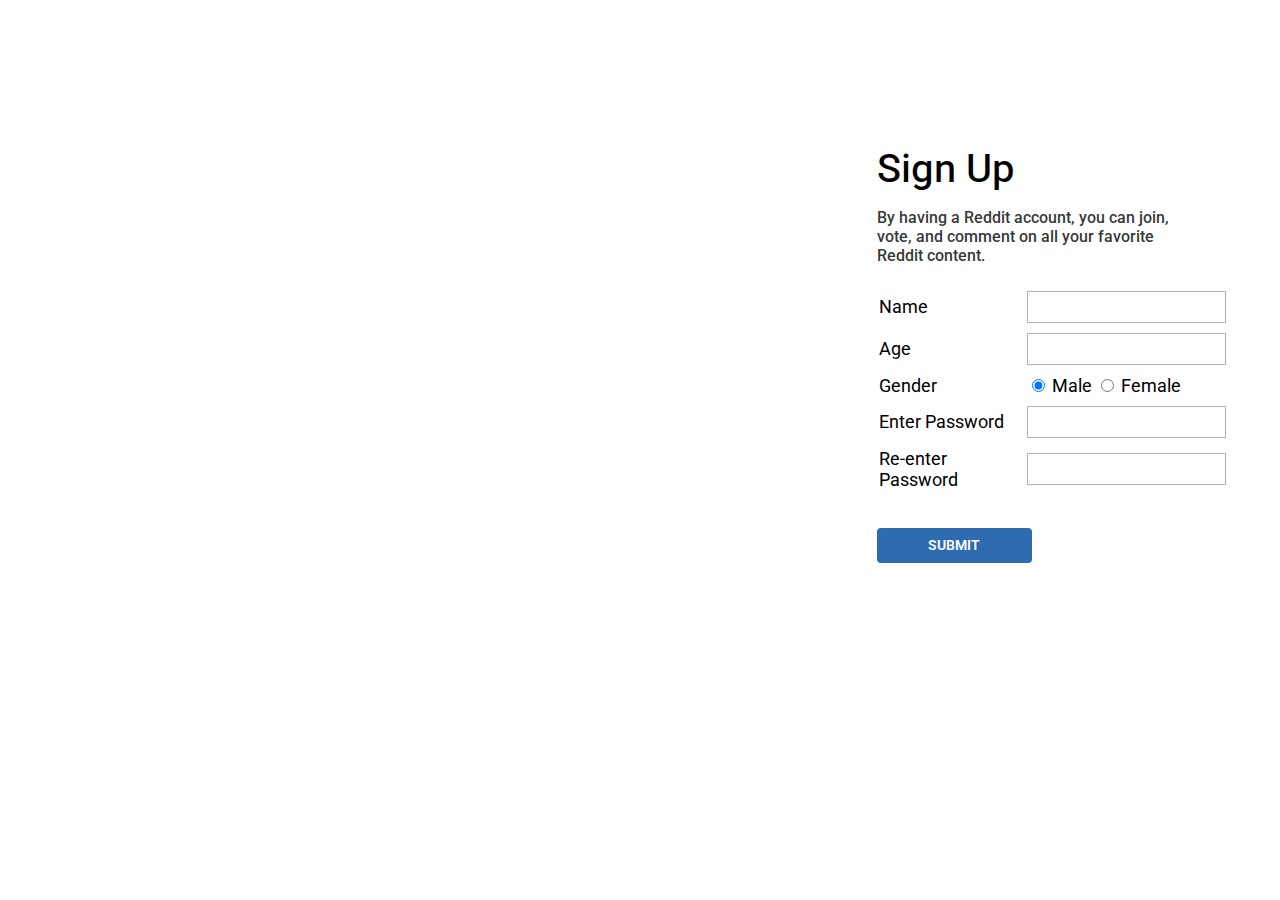
<file: index.html>
<html>

<head>
	<title>Welcome!</title>
	<!-- <meta name="viewport" content="width=device-width, initial-scale=1.0"> -->
</head>

<style type="text/css">

	@import url('https://fonts.googleapis.com/css2?family=Roboto:wght@300;400;500&display=swap');

	body{
		margin :0px;
		font-family: "Roboto", sans-serif;
	}

	div.flex{
		display: flex;
		width: 100%;
		height: 100%;
	}

	div.background{
		background-image: url(https://images.unsplash.com/photo-1468233748640-b31327627610?ixlib=rb-1.2.1&auto=format&fit=crop&w=1932&q=80);
		background-position: 50%;
		background-size: cover;

		/*filter: blur(8px);*/

		width: 70%;
		height: 100%;
		margin: 0px;
	}

	div.signup-box{
		/*position: absolute;*/
		background-color: #ffffff;
		width: 30%;
		height: 75%;
		margin: auto;
 		padding: 16px 48px;
 		/*padding-right: 32px;*/
	}

	div.header{
		padding: 16px 0px;
		width: 90%;
	}

	table.format{
		/*border: 1px solid black;*/

		width: 100%;
		margin-top: 0px;
		padding: 0px;

	}

	td{
		/*margin: 10px 0px;*/
		padding-left: 0px;
		padding-right: 4px;
		padding-top: 4px;
		padding-bottom: 4px;
		text-align: right;
		/*width:0%;*/
	}

	.label{
		/*font-family: "roboto";*/
		font-size: 18px;
		text-align: left;
		/*width: 40%;*/
	}

	input[type = text],input[type = password], input[type = number]{
		padding: 4px 4px 4px;
		height: 32px;
		width: 100%;
		font-size: 16px;
		font-weight: 300;

		border: 1px solid rgba(0, 0, 0, 0.3);
	}



	div.button{
		/*font-family: "roboto";*/
		font-size: 14px;
		font-weight: 600;
		color: white;
		width: 155px;
		height: 35px;
		margin-top: 32px;
		border: none;
		border-radius: 4px;
		cursor: pointer;
		background-color: #2e6baf;
		text-align: center;
		line-height: 34px;
		position: relative;
		overflow: inherit;
		/*padding-top: 8px;*/
	}

	.h1{
		font-size: 40px;
		font-weight: 450;
		margin: 16px 0px;
		/*text-transform: uppercase;	*/
	}

	.h2{
		/*font-family: "roboto";*/
		color: rgba(0, 0, 0, 0.8);
		font-size: 16px;
		font-weight: 500;
		margin: 4px 0px;
	}

</style>

<script>

	function validation(){

		if(pwrecheck() == false || agecheck() == false || namecheck() == false || pwcheck() == false)
		{
			alert("Please complete the red marked fields");
		}

		else
		{
			alert("Welcome");
		}


	}

	function agecheck()
	{
		var age = document.getElementById("age").value;

		// alert("yes");

		if(age < 18)
		{
			document.getElementById("age").style.border="1.5px solid red";
			document.getElementById("label-age").style.color="red";
			document.getElementById("label-age").innerHTML = "Age*";
			return false;

		}

		else
		{
			document.getElementById("age").style.border="1.5px solid #2e6baf";
			// document.getElementById("age").style.border="1px solid #2e6baf";
			document.getElementById("label-age").style.color="black";
			document.getElementById("label-age").innerHTML = "Age";
			return true;
		}
	}


	function namecheck(){
		var name = document.getElementById("full-name").value;


		if(name.length == 0)
		{

			document.getElementById("full-name").style.border="1.5px solid red";
			document.getElementById("label-name").style.color="red";
			document.getElementById("label-name").innerHTML = "Name*";
			document.getElementById("label-name").title="Name can't be empty";
			return false;
		}

		else
		{
			// alert("yes");
			document.getElementById("full-name").style.border="1.5px solid #2e6baf";
			document.getElementById("label-name").style.color="black";
			document.getElementById("label-name").innerHTML = "Name";
			return true;
		}
	}


	function pwcheck()
	{
		var pw = document.getElementById("pw1").value;

		var n = pw.length;

		if(n < 8)
		{

			document.getElementById("pw1").style.border="1.5px solid red";
			document.getElementById("label-pw").style.color="red";
			document.getElementById("label-pw").innerHTML = "Enter Password*";
			document.getElementById("label-pw").title="Password must be atleast 8 characters";	
			return false;
		}

		else
		{
			// alert("yes");
			document.getElementById("pw1").style.border="1.5px solid #2e6baf";
			document.getElementById("label-pw").style.color="black";
			document.getElementById("label-pw").innerHTML = "Enter Password";
			return true;
		}
	}




	function pwrecheck()
	{
		var pw1 = document.getElementById("pw1").value;
		var pw2 = document.getElementById("pw2").value;


		if(pw1 != pw2)
		{

			document.getElementById("pw2").style.border="1.5px solid red";
			document.getElementById("label-pw2").style.color="red";
			document.getElementById("label-pw2").innerHTML = "Re-enter Password*";
			document.getElementById("label-pw2").title="Re-entered password do not match";

			return false;
		}

		else
		{
			// alert("yes");
			document.getElementById("pw2").style.border="1.5px solid #2e6baf";
			document.getElementById("label-pw2").style.color="black";
			document.getElementById("label-pw2").innerHTML = "Re-enetr Password";
			document.getElementById("label-pw2").title="Re-entered password";

			return true;
		}
	}
</script>

<body>
	<div class = "flex">
		<div class = "background">
		</div>

		<div class = "signup-box">
			<div class = "header">
					<p class = "h1">Sign Up </p>
					<p class = "h2">By having a Reddit account, you can join, vote, and comment on all your favorite Reddit content. </p>
			</div>

			<table class = "format">
				<tr>
					<td class = "label" id = "label-name"> Name </td>
					<td > <input type="text" name="full-name" id = "full-name" spellcheck="false" onblur="namecheck();"> </td>
				</tr>
				<tr>
					<td class = "label" id = "label-age" title = "Must be over 18"> Age </td>
					<td> <input type="number" name="age" onblur="agecheck();" id = "age"> </td>
				</tr>
				<tr>
					<td class = "label"> Gender </td>
					<td> <p class = "label"> <input type="radio" name="gender" value = "male" checked=""> Male <input type="radio" name="gender" value = "female"> Female </p> </td>
				</tr>
				<tr>
					<td class = "label" id = "label-pw"> Enter Password </td>
					<td> <input type="Password" name="pword" id = "pw1" onblur = "pwcheck();"> </td>
				</tr>
				<tr>
					<td class = "label" id = "label-pw2"> Re-enter Password </td>
					<td> <input type="Password" name="re-pword" id = "pw2" onblur = "pwrecheck(); "> </td>
				</tr>
			</table>

			<div class = "button" onclick = "validation();"> SUBMIT </div>
		</div>
	</div>
</body>

</html>
</file>
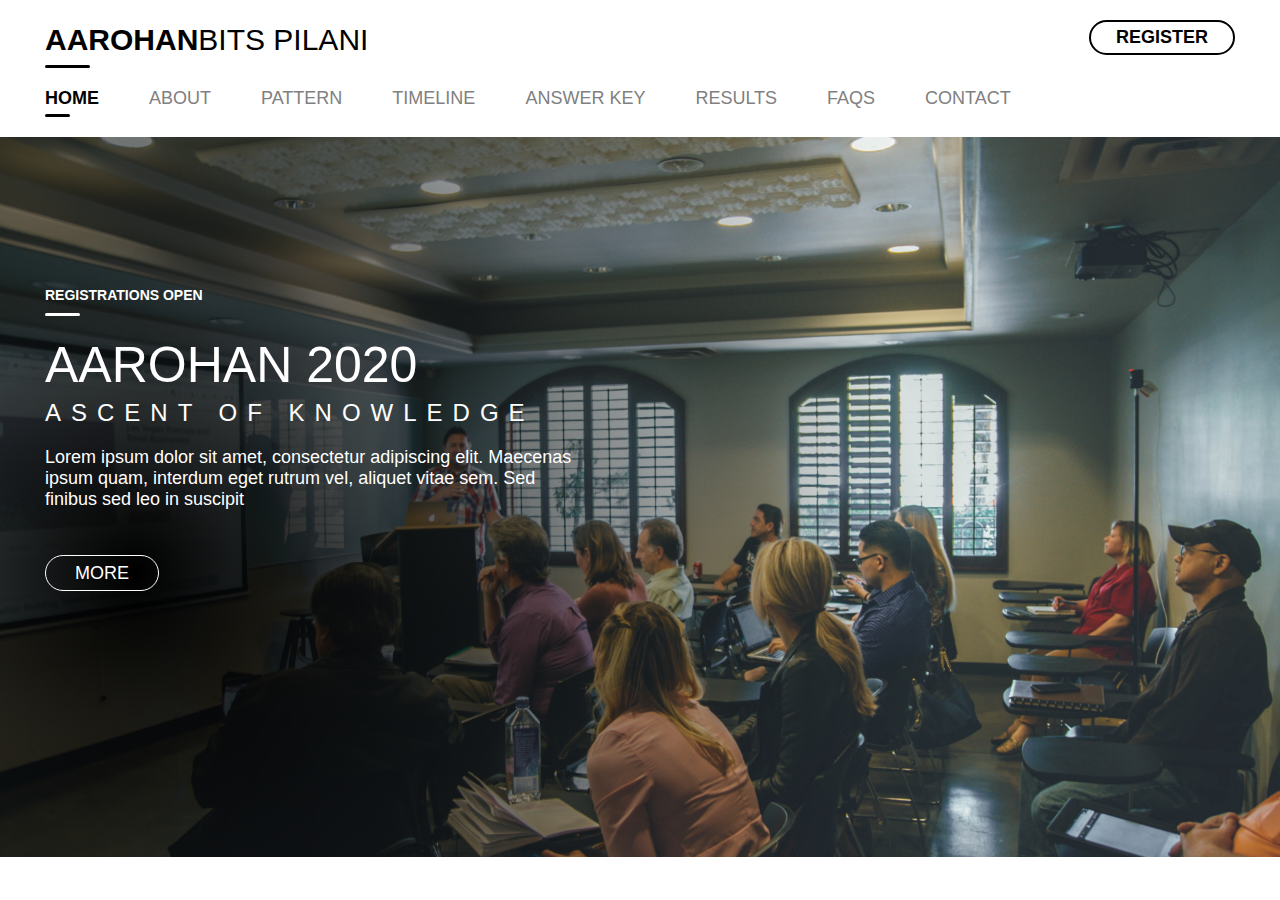
<file: Aarohan/index.html>
<html>
<head>
	<title>Aarohan 2020</title>
	<link rel = "stylesheet" type = "text/css" href = "style.css">
<!-- 	<meta name="viewport" content="width=device-width, initial-scale=1.0"> -->
</head>

<body>

	<div class = "header">
		<div class = "first-line">
			<div class = "logo"> <b>Aarohan</b> BITS PILANI </div>
			<div class = "register-button"> Register </div>
			<div class = "underline1"> </div>
		</div>

		<div class = "second-line">
			<div class = "links">
				<div id = "header-links-active"> Home </div>
				<div id = "header-links"> About </div>
				<div id = "header-links"> Pattern </div>
				<div id = "header-links"> Timeline </div>
				<div id = "header-links"> Answer Key </div>
				<div id = "header-links"> Results </div>
				<div id = "header-links"> FAQs </div>
				<div id = "header-links"> Contact </div>
			</div>
			<div class = "underline2"></div>
		</div>
	</div>

	<div class = "hero">
		<div class = "hero-text">
			<div id = "pre-title">Registrations Open</div>
			<div class = "underline3"></div>
			<div class = "title"> Aarohan 2020 </div>
			<div class = "subtitle"> Ascent of Knowledge </div>
			<div class = "sub-subtitle"> 
				Lorem ipsum dolor sit amet, consectetur adipiscing elit. Maecenas ipsum quam, interdum eget rutrum vel, aliquet vitae sem. Sed finibus sed leo in suscipit
			</div>
			<div class = "more-button"> More </div>
		</div>
	</div>



</body>
</html>
</file>
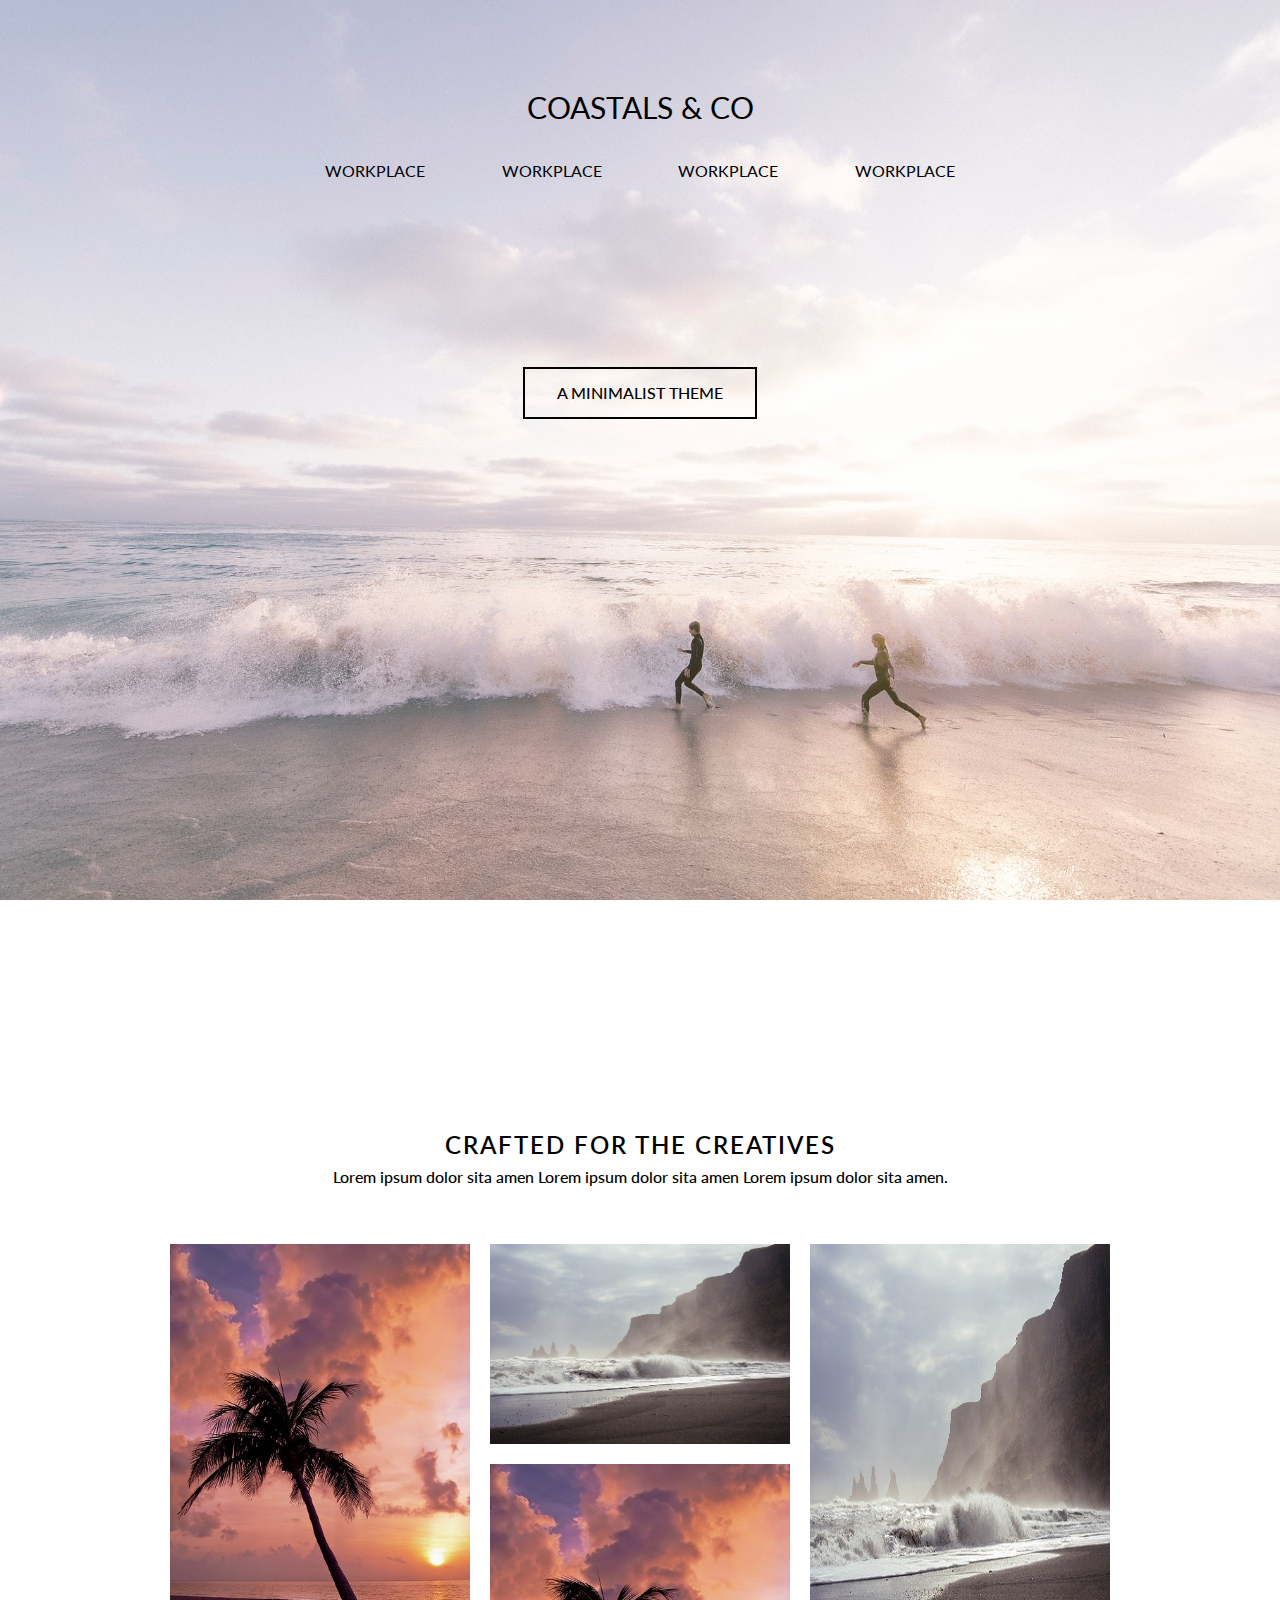
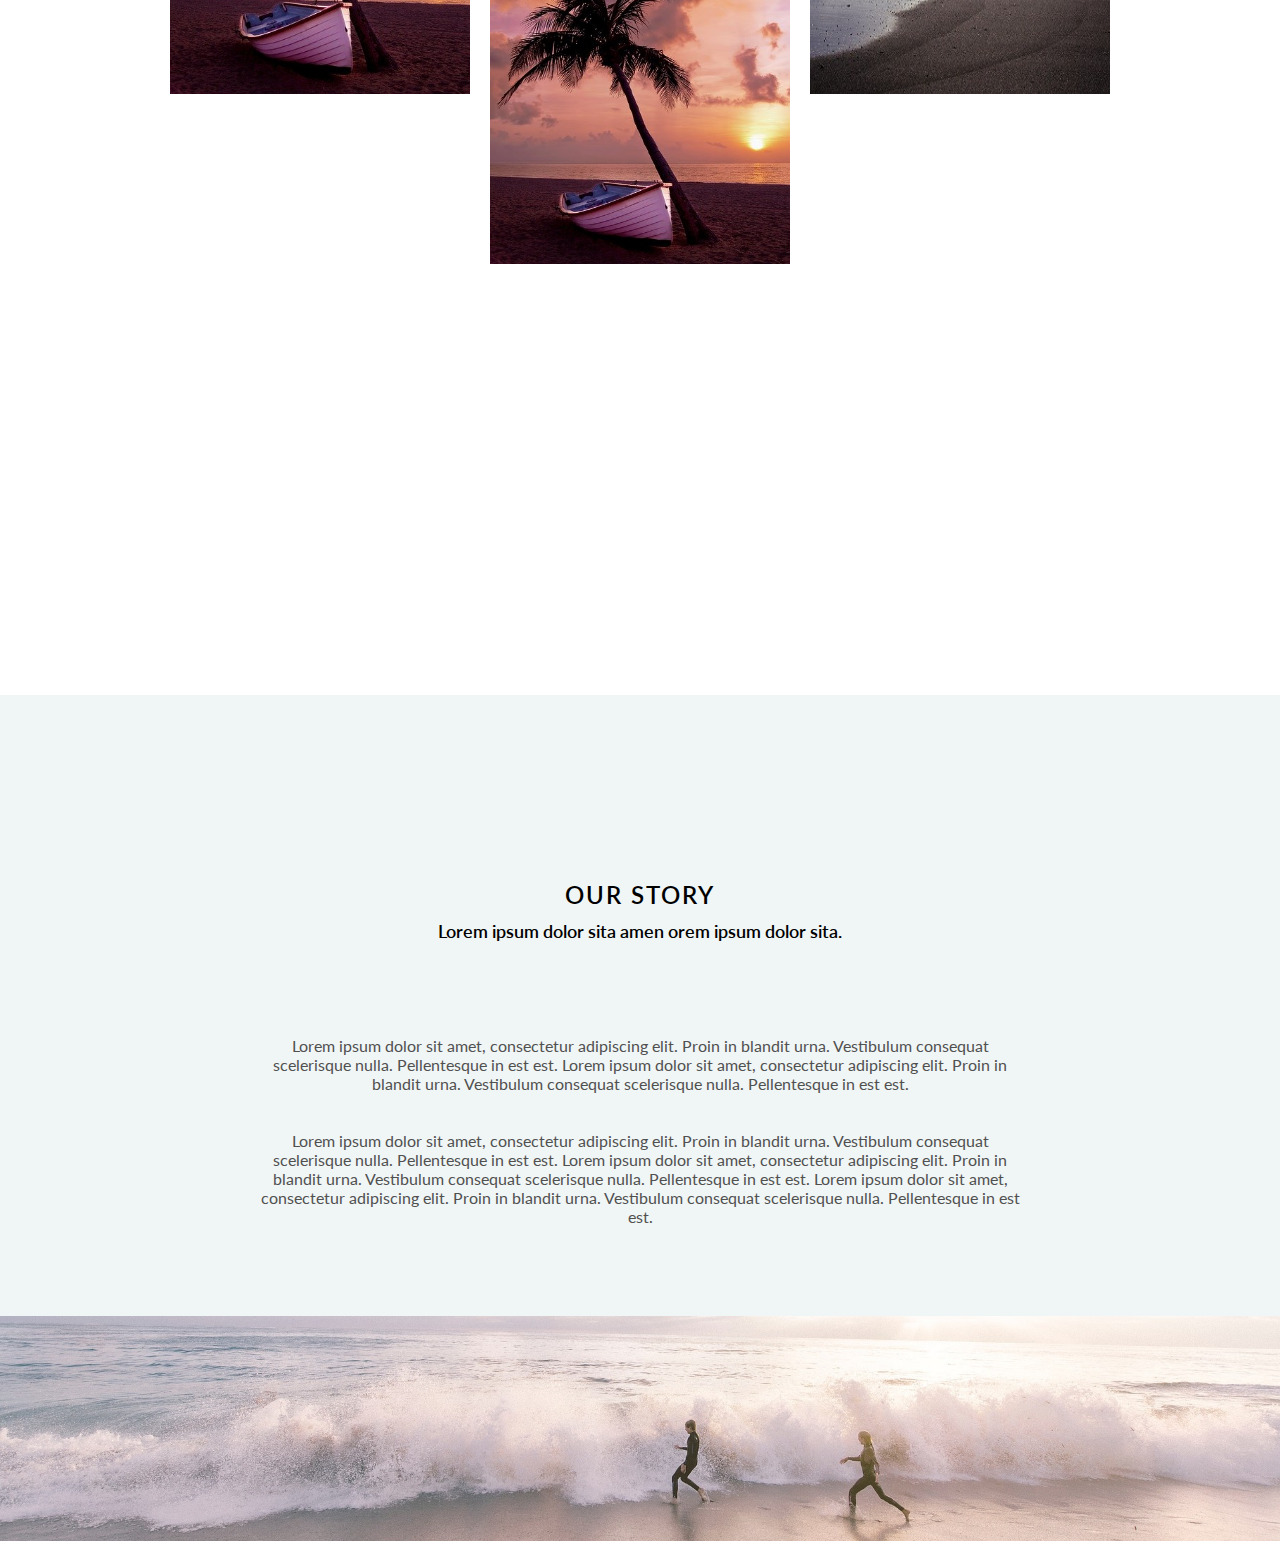
<file: Beaches/index.html>
<html>
    <head>
        <title>Coastal & Co </title>
        <meta name="viewport" content="width=device-width, initial-scale=1.0">
        <link rel = stylesheet href = "style.css">
    </head>
    <body>
        <div class = "hero-container">
            <div class = "header-container">
                <div class = "title">COASTALS & CO</div>
                <div class = "header-links-container">
                    <div class = "header-link">Workplace</div>
                    <div class = "header-link">Workplace</div>
                    <div class = "header-link">Workplace</div>
                    <div class = "header-link">Workplace</div>
                </div>  
            </div>
            <div class = "cta"> A minimalist theme </div>
        </div>        
        <div class = "section2">        
            <div class = "heading2-container">
                <div class = "heading">crafted for the creatives</div>
                <div class = "sub-heading">Lorem ipsum dolor sita amen Lorem ipsum dolor sita amen Lorem ipsum dolor sita amen.</div>
            </div>
            
            <div class = "image-flex">
                <img src = "Grid1.jpg" height = "450" width = "300">
                <img src = "Grid2.jpg" height = "200" width = "300">
                <img src = "Grid1.jpg" height = "400" width = "300">
                <img src = "Grid2.jpg" height = "450" width = "300">
            </div>
        </div>
        
        <div class = "about-us">
            <div style = "height: 20vh;"></div>
            <div class = "heading"> our story </div>
            <div class = "sub-heading2"> Lorem ipsum dolor sita amen orem ipsum dolor sita. </div>
            <div class = "content">
                Lorem ipsum dolor sit amet, consectetur adipiscing elit. Proin in blandit urna. Vestibulum consequat scelerisque nulla. Pellentesque in est est. Lorem ipsum dolor sit amet, consectetur adipiscing elit. Proin in blandit urna. Vestibulum consequat scelerisque nulla. Pellentesque in est est.
                <br><br><br>
                Lorem ipsum dolor sit amet, consectetur adipiscing elit. Proin in blandit urna. Vestibulum consequat scelerisque nulla. Pellentesque in est est. Lorem ipsum dolor sit amet, consectetur adipiscing elit. Proin in blandit urna. Vestibulum consequat scelerisque nulla. Pellentesque in est est. Lorem ipsum dolor sit amet, consectetur adipiscing elit. Proin in blandit urna. Vestibulum consequat scelerisque nulla. Pellentesque in est est.
            </div>
        </div>
        
        <div class = "footer">
        </div>
        
    </body>
</html>
</file>
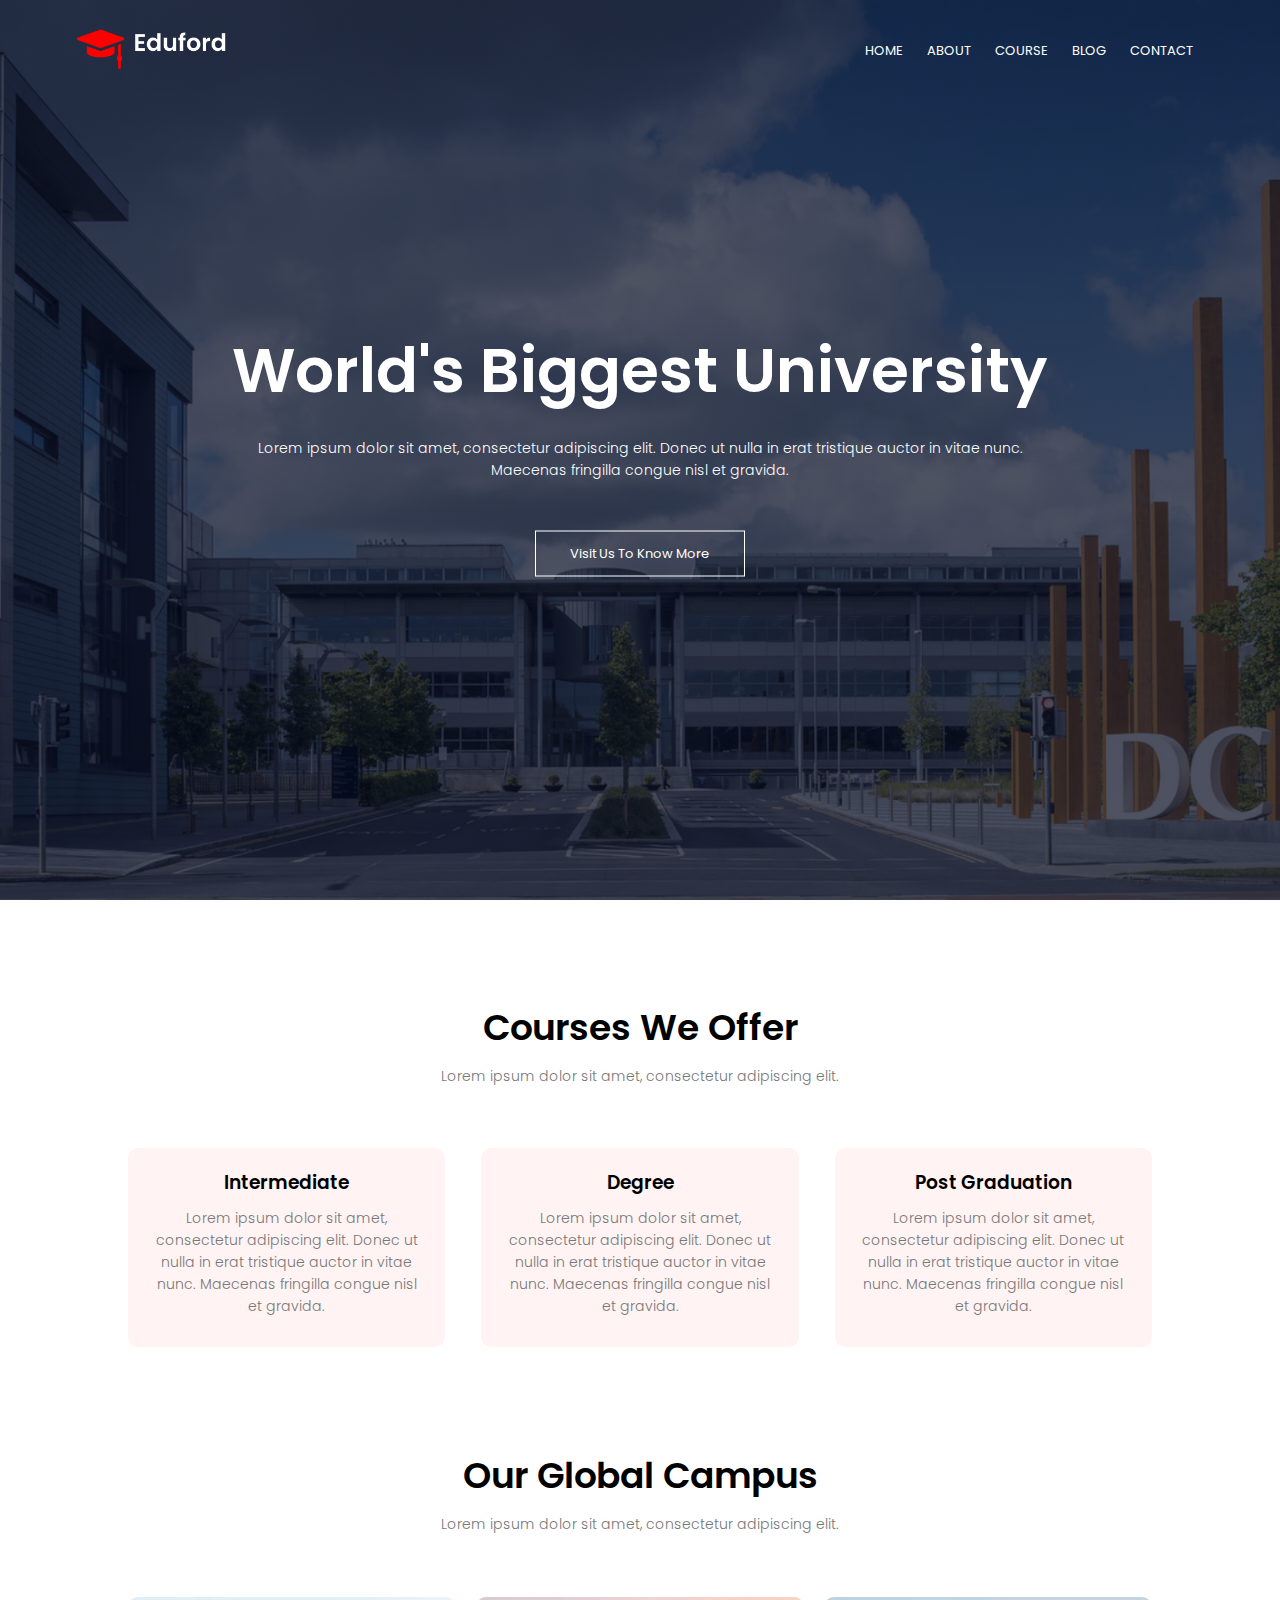
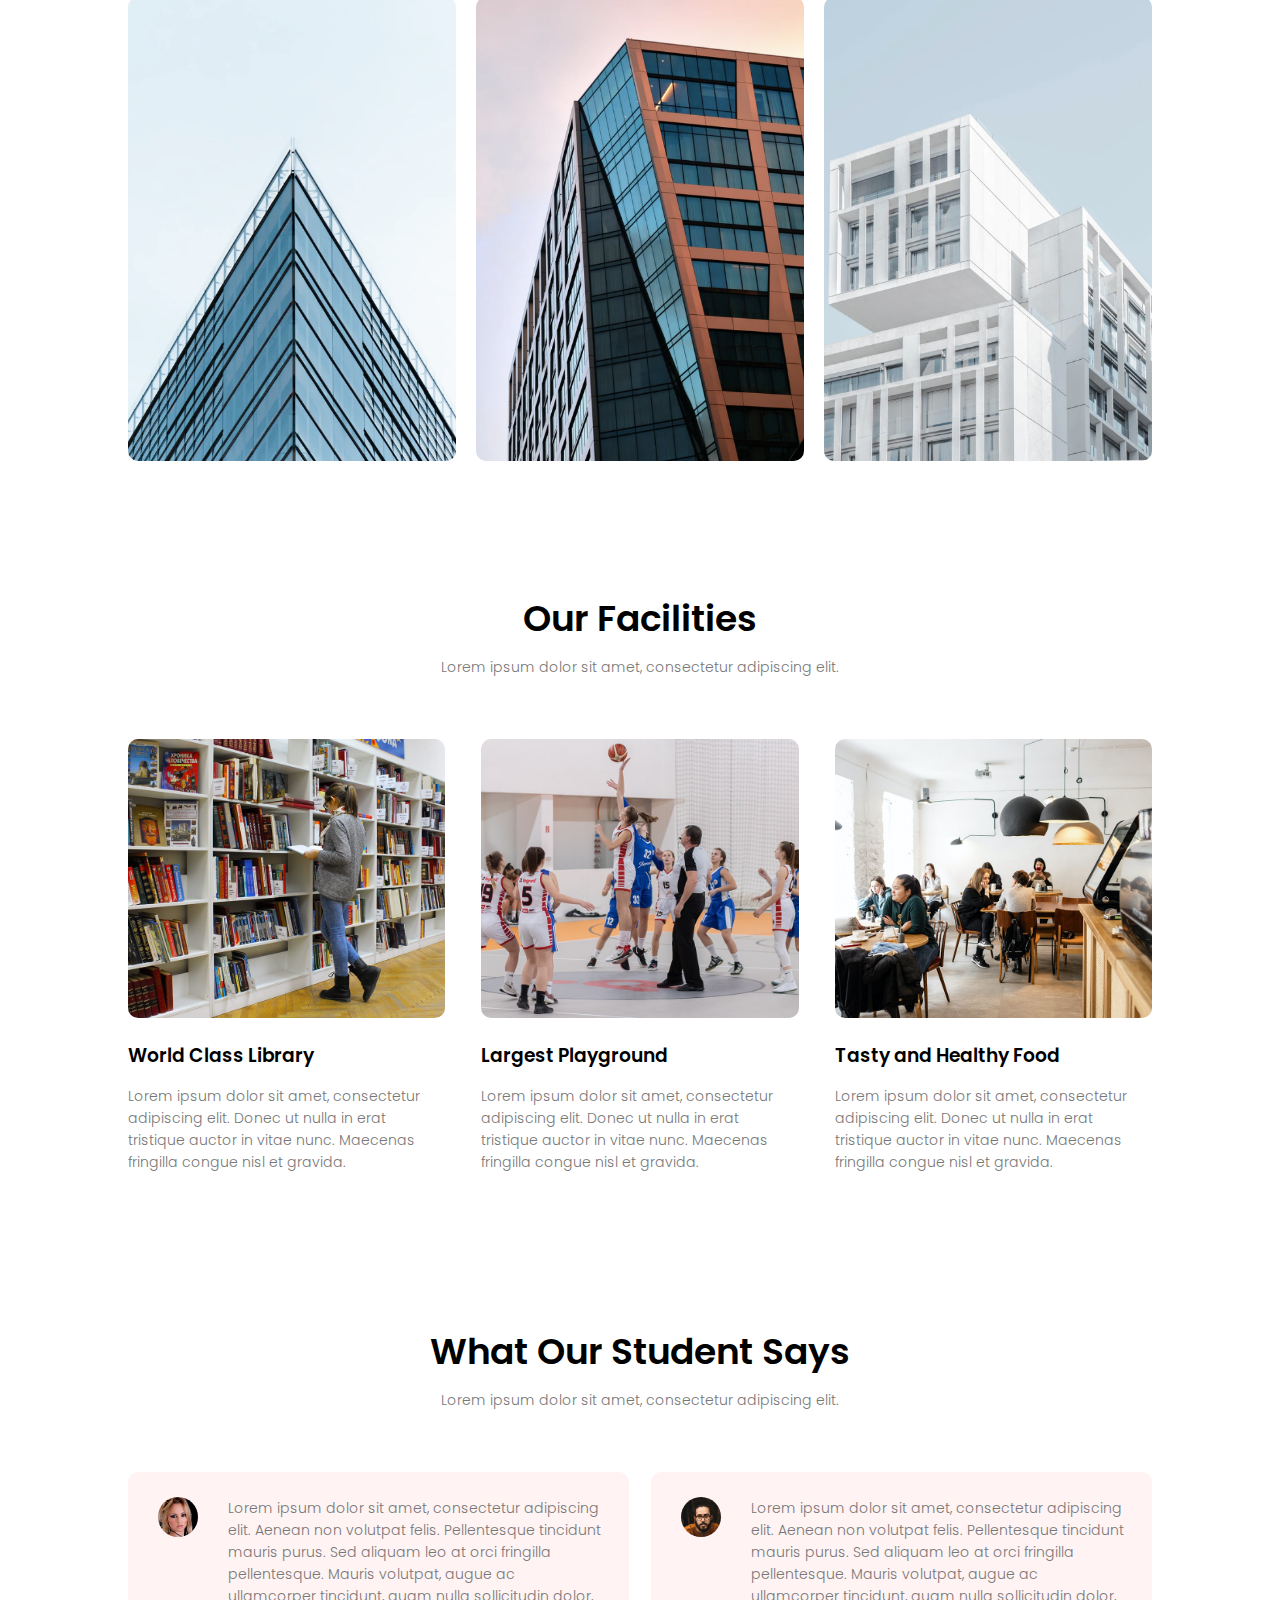
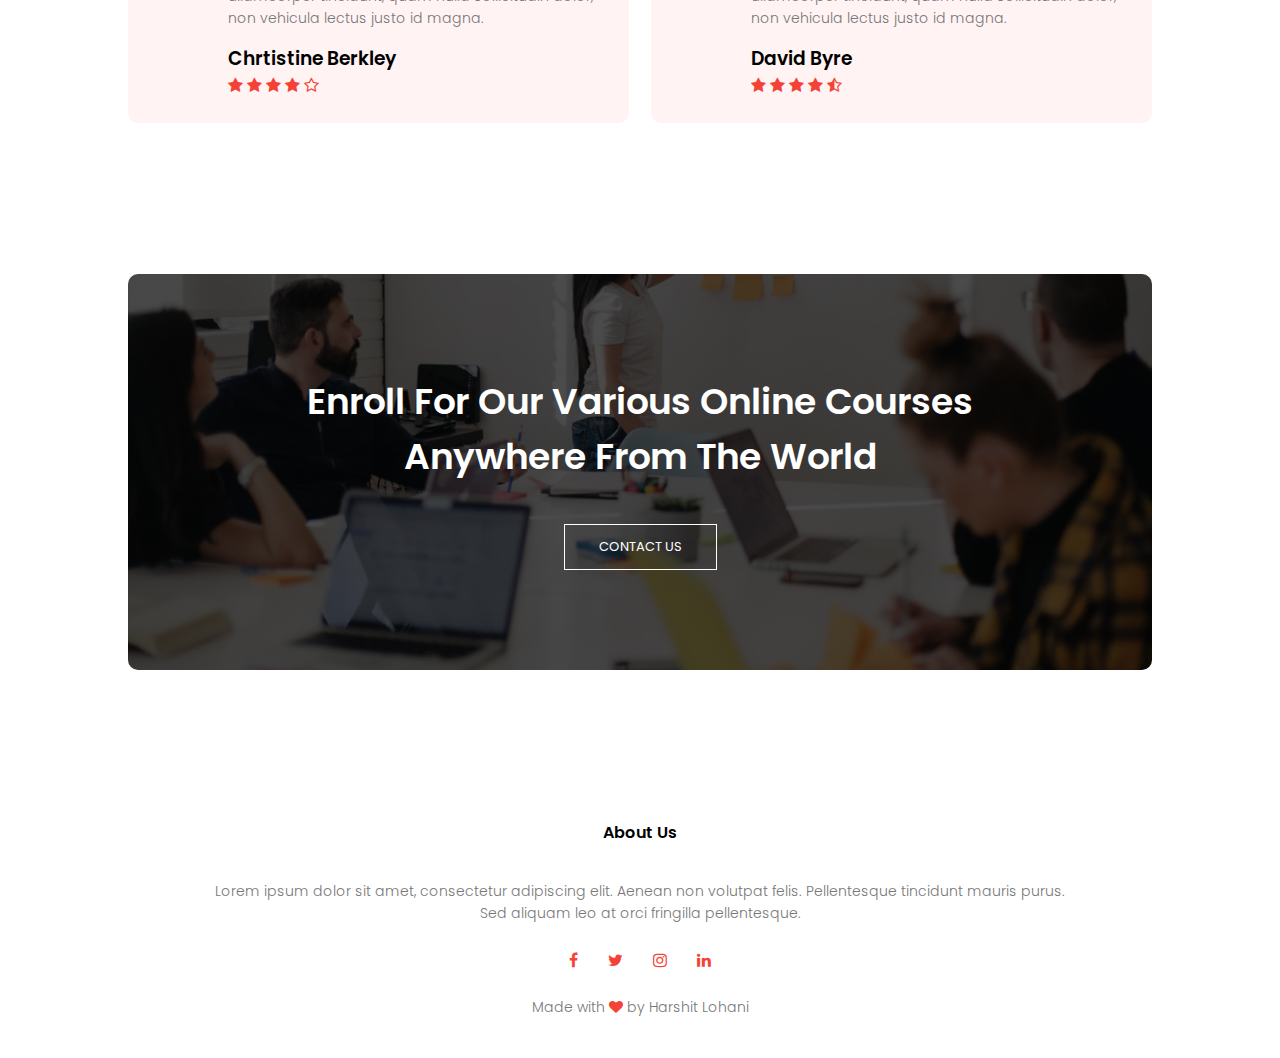
<file: Eduford/index.html>
<!DOCTYPE html>
<!--START FROM HERE-->
<!--https://youtu.be/oYRda7UtuhA?t=2278-->

<!--
Lorem ipsum dolor sit amet, consectetur adipiscing elit. Aenean non volutpat felis. Pellentesque tincidunt mauris purus. Sed aliquam leo at orci fringilla pellentesque. Mauris volutpat, augue ac ullamcorper tincidunt, quam nulla sollicitudin dolor, non vehicula lectus justo id magna. Fusce id laoreet quam, efficitur scelerisque felis. Nulla facilisi. Praesent vitae ligula neque. Vestibulum porta sollicitudin elit vel elementum. Nulla facilisi.

Cras vel molestie lorem, quis laoreet nisi. Proin orci erat, dictum semper libero at, feugiat porttitor odio. In hac habitasse platea dictumst. Suspendisse fermentum venenatis mauris vitae auctor. Morbi suscipit cursus mauris eget rutrum. Duis vestibulum turpis sed nibh mattis, sit amet cursus mi commodo. Praesent et egestas risus. Vestibulum purus nunc, posuere ut nisi non, euismod tempor neque.
-->

<html>
<head>
    <meta name="viewport" content="width=device-width,initial-scale=1"> 
    <title>University Website Design</title>
    <link rel = "stylesheet" href = "styles.css">
    <link rel="preconnect" href="https://fonts.gstatic.com">
    <link href="https://fonts.googleapis.com/css2?family=Poppins:wght@100;200;300;400;600;700&display=swap" rel="stylesheet">
<!--    <link rel="stylesheet" href="https://cdn.jsdelivr.net/npm/@fortawesome/fontawesome-free@5.15.3/css/fontawesome.min.css">-->
    <link rel="stylesheet" href="https://cdnjs.cloudflare.com/ajax/libs/font-awesome/4.7.0/css/font-awesome.min.css">
</head>
<body>
    
<!----------------------------------header------------------------------>
<section class = "header">
    <nav>
        <a href = "index.html"><img src = "images/logo.png"></a>
        <div class = "nav-links" id = "navLinks">
            <i class="fa fa-times" onclick = "hideMenu()"></i>
            <ul>
                <li><a href = "index.html">HOME</a></li>
                <li><a href = "about.html">ABOUT</a></li>
                <li><a href = "course.html">COURSE</a></li>
                <li><a href = "blog.html">BLOG</a></li>
                <li><a href = "contact.html">CONTACT</a></li>
            </ul>
        </div>
        <i class="fa fa-bars" onclick = "showMenu()"></i>
    </nav>

    <div class = "text-box">
        <h1> World's Biggest University </h1>
        <p> Lorem ipsum dolor sit amet, consectetur adipiscing elit. Donec ut nulla in erat tristique auctor in vitae nunc. <br> Maecenas fringilla congue nisl et gravida. </p>

        <a href = "" class = "hero-btn">Visit Us To Know More</a>
    </div>
</section>
<!----------------------------------header------------------------------>

    
    
<!----------------------------------course------------------------------>
<section class = "course">
    <h1>Courses We Offer</h1>
    <p>Lorem ipsum dolor sit amet, consectetur adipiscing elit.</p>

    <div class = "row">
        <div class = "course-col">
            <h3>Intermediate</h3>
            <p>Lorem ipsum dolor sit amet, consectetur adipiscing elit. Donec ut nulla in erat tristique auctor in vitae nunc. Maecenas fringilla congue nisl et gravida.
            </p>
        </div>
        <div class = "course-col">
            <h3>Degree</h3>
            <p>Lorem ipsum dolor sit amet, consectetur adipiscing elit. Donec ut nulla in erat tristique auctor in vitae nunc. Maecenas fringilla congue nisl et gravida.
            </p>
        </div>
        <div class = "course-col">
            <h3>Post Graduation</h3>
            <p>Lorem ipsum dolor sit amet, consectetur adipiscing elit. Donec ut nulla in erat tristique auctor in vitae nunc. Maecenas fringilla congue nisl et gravida.
            </p>
        </div>
    </div>
</section>
<!----------------------------------course------------------------------>

    
    
<!----------------------------------campus------------------------------>
<section class = "campus">
    <h1>Our Global Campus</h1>
    <p>Lorem ipsum dolor sit amet, consectetur adipiscing elit.</p>

    <div class = "row">
        <div class = "campus-col">
            <img src = "images/london.png">
            <div class = "layer">
                <h3>LONDON</h3>
            </div>
        </div>
        <div class = "campus-col">
            <img src = "images/newyork.png">
            <div class = "layer">
                <h3>NEW YORK</h3>
            </div>
        </div>
        <div class = "campus-col">
            <img src = "images/washington.png">
            <div class = "layer">
                <h3>WASHINGTON</h3>
            </div>
        </div>
    </div>
</section>
<!----------------------------------campus------------------------------>

    
    
<!--------------------------------facilities---------------------------->
<section class = "facilities">
    <h1>Our Facilities </h1>
    <p> Lorem ipsum dolor sit amet, consectetur adipiscing elit. </p>

    <div class = "row">
        <div class = "facilities-col">
            <img src = "images/library.png" alt = "Library">
            <h3>World Class Library</h3>
            <p>Lorem ipsum dolor sit amet, consectetur adipiscing elit. Donec ut nulla in erat tristique auctor in vitae nunc. Maecenas fringilla congue nisl et gravida.</p>
        </div>

        <div class = "facilities-col">
            <img src = "images/basketball.png" alt = "Playground">
            <h3>Largest Playground</h3>
            <p>Lorem ipsum dolor sit amet, consectetur adipiscing elit. Donec ut nulla in erat tristique auctor in vitae nunc. Maecenas fringilla congue nisl et gravida.</p>
        </div>

        <div class = "facilities-col">
            <img src = "images/cafeteria.png" alt = "Library">
            <h3>Tasty and Healthy Food</h3>
            <p>Lorem ipsum dolor sit amet, consectetur adipiscing elit. Donec ut nulla in erat tristique auctor in vitae nunc. Maecenas fringilla congue nisl et gravida.</p>
        </div>
    </div>
</section>
<!--------------------------- -----facilities--------------------------->

    
    
<!------------------------------testimonials---------------------------->
<section class = "testimonials">
    <h1>What Our Student Says</h1>
    <p>Lorem ipsum dolor sit amet, consectetur adipiscing elit.</p>

    <div class = "row">
        <div class = "testimonials-col">
            <img src = "images/user1.jpg">
            <div>
                <p>Lorem ipsum dolor sit amet, consectetur adipiscing elit. Aenean non volutpat felis. Pellentesque tincidunt mauris purus. Sed aliquam leo at orci fringilla pellentesque. Mauris volutpat, augue ac ullamcorper tincidunt, quam nulla sollicitudin dolor, non vehicula lectus justo id magna.</p>
                <h3>Chrtistine Berkley</h3>
                <i class="fa fa-star"></i>
                <i class="fa fa-star"></i>
                <i class="fa fa-star"></i>
                <i class="fa fa-star"></i>
                <i class="fa fa-star-o"></i>
            </div>
        </div>
        <div class = "testimonials-col">
            <img src = "images/user2.jpg">
            <div>
                <p>Lorem ipsum dolor sit amet, consectetur adipiscing elit. Aenean non volutpat felis. Pellentesque tincidunt mauris purus. Sed aliquam leo at orci fringilla pellentesque. Mauris volutpat, augue ac ullamcorper tincidunt, quam nulla sollicitudin dolor, non vehicula lectus justo id magna.</p>
                <h3>David Byre</h3>
                <i class="fa fa-star"></i>
                <i class="fa fa-star"></i>
                <i class="fa fa-star"></i>
                <i class="fa fa-star"></i>
                <i class="fa fa-star-half-o"></i>
            </div>
        </div>
    </div>
</section>
<!------------------------------testimonials---------------------------->

    
    
<!----------------------------- Call to action -------------------------->
<section class = "cta">
    <h1>Enroll For Our Various Online Courses<br> Anywhere From The World</h1>
    <a href = "" class = "hero-btn">CONTACT US</a>
</section>
<!----------------------------- Call to action -------------------------->

    
<!--------------------------------- Footer ------------------------------->
<section class = "footer">
    <h4>About Us</h4>
    <p>Lorem ipsum dolor sit amet, consectetur adipiscing elit. Aenean non volutpat felis. Pellentesque tincidunt mauris purus.<br> Sed aliquam leo at orci fringilla pellentesque.</p>
    
    <div class = "icons">
        <i class = "fa fa-facebook"></i>
        <i class = "fa fa-twitter"></i>
        <i class = "fa fa-instagram"></i>
        <i class = "fa fa-linkedin"></i>
    </div>
    <p> Made with <i class = "fa fa-heart"></i> by Harshit Lohani </p>
</section>
<!--------------------------------- Footer ------------------------------->


    
    
<!----------------------Java Script for toggle Menu----------------------->
<script>
    var navLinks = document.getElementById("navLinks");
    function showMenu(){
        navLinks.style.right = "0px";
    }
    function hideMenu(){
        navLinks.style.right = "-200px";
    }


</script>
<!----------------------Java Script for toggle Menu----------------------->

</body>
</html>
</file>
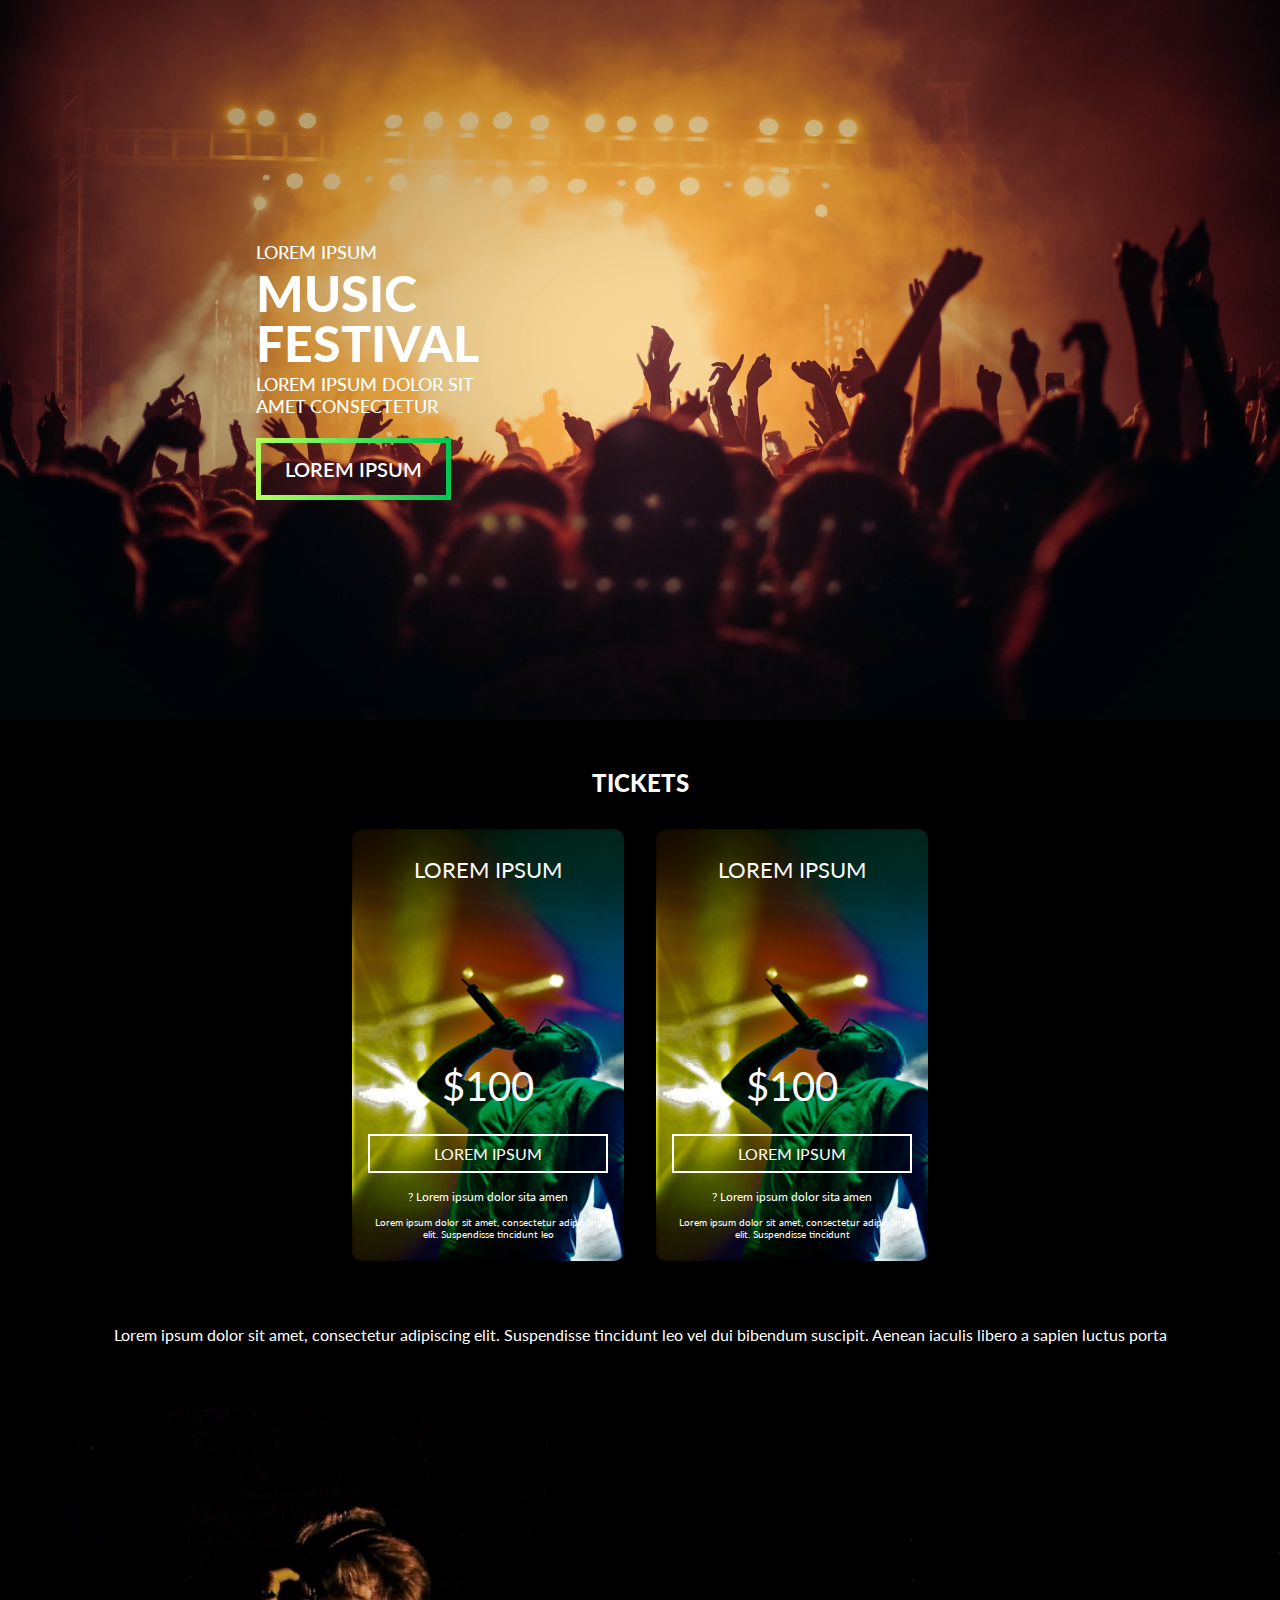
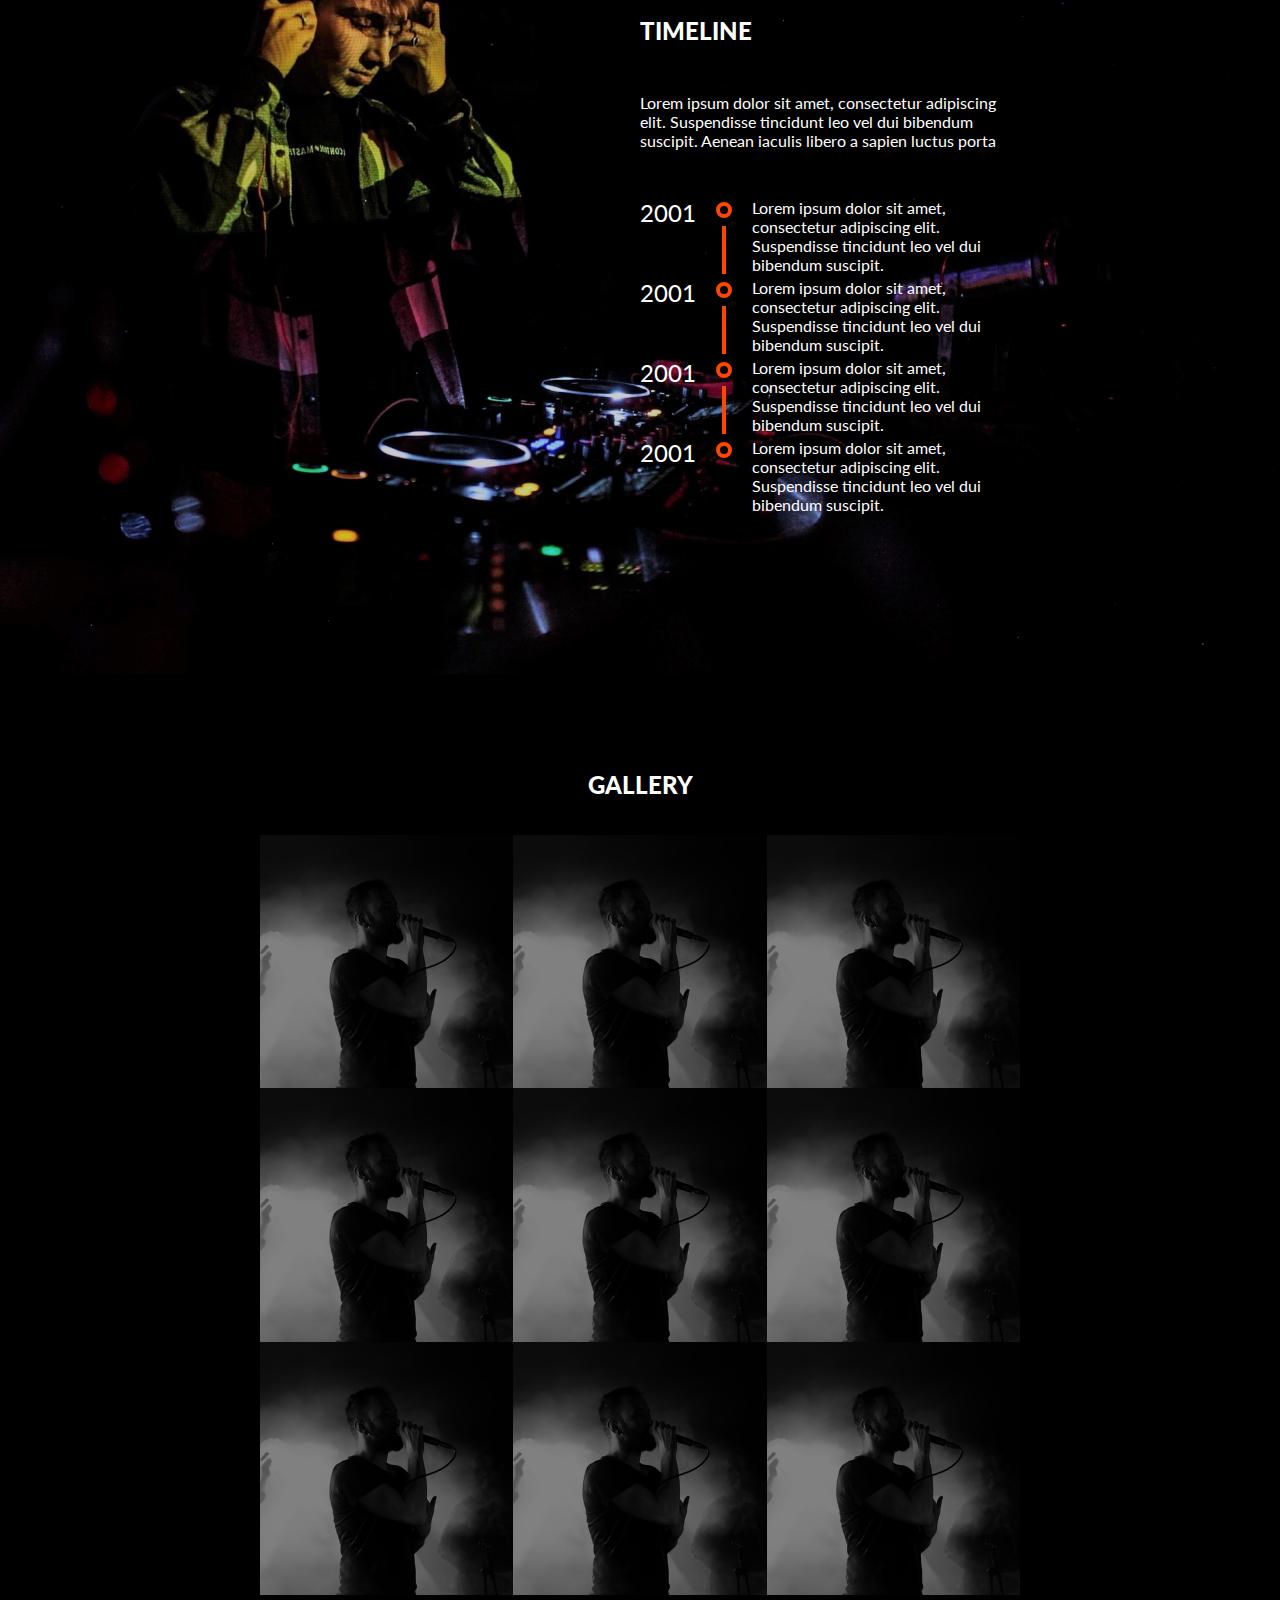
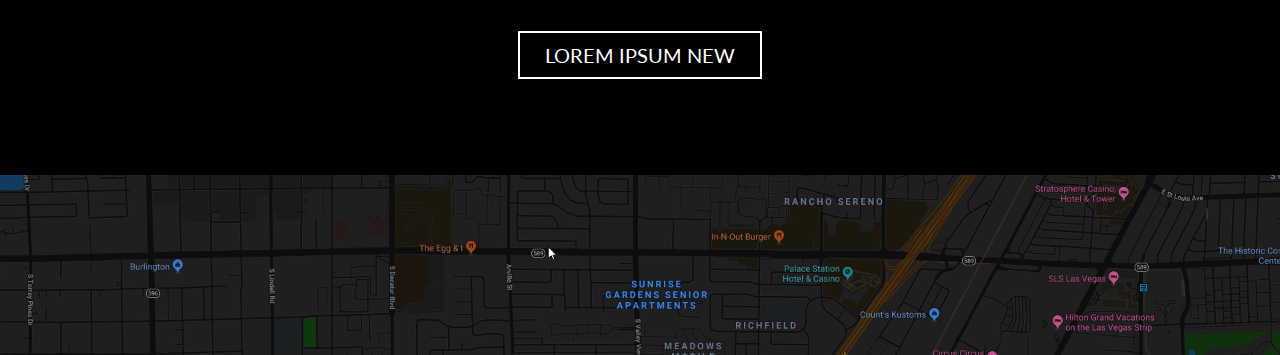
<file: Music Festival/index.html>
<html>
    <head>
        <title>Music Festival</title>
        <meta name="viewport" content="width=device-width, initial-scale=1.0">
        <link rel = stylesheet href = "style.css">
        <link href="https://fonts.googleapis.com/css2?family=Lato:ital,wght@0,100;0,300;0,400;0,700;0,900;1,100;1,300;1,400;1,700;1,900&display=swap" rel="stylesheet">
    </head>
    <body>
        <div class = "hero">
            <div class = "hero-container">
                <div class = "hero-header">
                    <div class = "sub-heading">Lorem Ipsum</div>    
                    <div class = "heading">MUSIC FESTIVAL</div>
                    <div class = "sub-heading"> Lorem ipsum dolor sit amet consectetur </div>
                </div>
                <div>
                    <div class = "border-gradient cta">Lorem Ipsum</div>
                </div>
            </div>
        </div>
        
        <div class = "section-1">
            <div class = "heading-main">Tickets</div>
            <div class = "card-container">
                <div class = "card">
                    <div class = "card-head">Lorem Ipsum</div>
                    <div class = "card-info">
                        <div class = "price"> $100 </div>
                        <div class = "button"> Lorem Ipsum</div>
                        <div class = "card-info-1"> ? Lorem ipsum dolor sita amen </div>
                        <div class = "card-info-2"> Lorem ipsum dolor sit amet, consectetur adipiscing elit. Suspendisse tincidunt leo
                        </div>
                    </div>
                </div>    
                <div class = "card">
                    <div class = "card-head">Lorem Ipsum</div>
                    <div class = "card-info">
                        <div class = "price"> $100 </div>
                        <div class = "button"> Lorem Ipsum</div>
                        <div class = "card-info-1"> ? Lorem ipsum dolor sita amen </div>
                        <div class = "card-info-2"> Lorem ipsum dolor sit amet, consectetur adipiscing elit. Suspendisse tincidunt
                        </div>
                    </div>
                </div>
                <div class = "content side-padded">Lorem ipsum dolor sit amet, consectetur adipiscing elit. Suspendisse tincidunt leo vel dui bibendum suscipit. Aenean iaculis libero a sapien luctus porta</div>
            </div>                
        </div>
        
        <div class = "timeline">
            <div class = "box-1">
                <div class = "box-2">
                    <div class = "heading-main left">timeline</div>
                    <div class = "content left">Lorem ipsum dolor sit amet, consectetur adipiscing elit. Suspendisse tincidunt leo vel dui bibendum suscipit. Aenean iaculis libero a sapien luctus porta</div>
                    
                    <div class = "timeline-content">
                        <div class = "year">2001</div>
                        <div class = "icon-container">
                            <div class = "icon-circle"></div>
                            <div class = "icon-line"></div>
                        </div>
                        <div class = "timeline-text">Lorem ipsum dolor sit amet, consectetur adipiscing elit. Suspendisse tincidunt leo vel dui bibendum suscipit.</div>
                    </div>
                    
                    <div class = "timeline-content">
                        <div class = "year">2001</div>
                        <div class = "icon-container">
                            <div class = "icon-circle"></div>
                            <div class = "icon-line"></div>
                        </div>
                        <div class = "timeline-text">Lorem ipsum dolor sit amet, consectetur adipiscing elit. Suspendisse tincidunt leo vel dui bibendum suscipit.</div>
                    </div>
                    
                    <div class = "timeline-content">
                        <div class = "year">2001</div>
                        <div class = "icon-container">
                            <div class = "icon-circle"></div>
                            <div class = "icon-line"></div>
                        </div>
                        <div class = "timeline-text">Lorem ipsum dolor sit amet, consectetur adipiscing elit. Suspendisse tincidunt leo vel dui bibendum suscipit.</div>
                    </div>
                    
                    <div class = "timeline-content">
                        <div class = "year">2001</div>
                        <div class = "icon-container">
                            <div class = "icon-circle"></div>
<!--                            <div class = "icon-line"></div>-->
                        </div>
                        <div class = "timeline-text">Lorem ipsum dolor sit amet, consectetur adipiscing elit. Suspendisse tincidunt leo vel dui bibendum suscipit.</div>
                    </div>
                    
                </div>
            </div>
        </div>
        
        <div class = "gallery-section">
            <div class = "heading-main">Gallery</div>
            <div class = "grid-container">  
                <div class = "grid-image"><img src = "Placeholder.jpg"></div>
                <div class = "grid-image"><img src = "Placeholder.jpg"></div>
                <div class = "grid-image"><img src = "Placeholder.jpg"></div>
                <div class = "grid-image"><img src = "Placeholder.jpg"></div>
                <div class = "grid-image"><img src = "Placeholder.jpg"></div>
                <div class = "grid-image"><img src = "Placeholder.jpg"></div>
                <div class = "grid-image"><img src = "Placeholder.jpg"></div>
                <div class = "grid-image"><img src = "Placeholder.jpg"></div>
                <div class = "grid-image"><img src = "Placeholder.jpg"></div>
            </div>
            <div class = "button">lorem ipsum new</div>  
            <div style = "width: 100%; height: 3em;"></div>
        </div>
        
        <div class = "footer">
            <img src = "Map.png">
        </div>  
    </body>
</html>
</file>
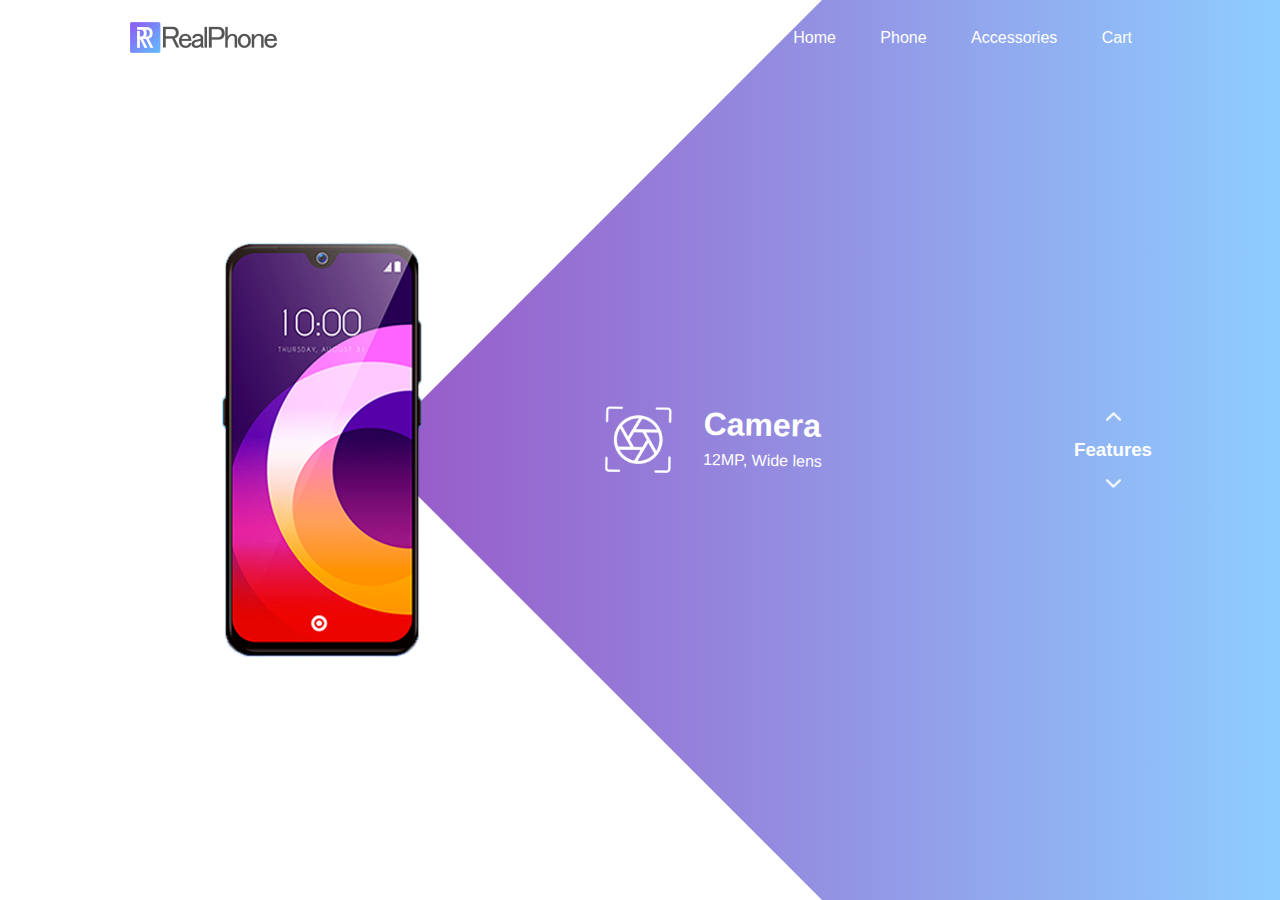
<file: RealPhone/index.html>
<html>
<head>
    <title>Website Design with HTML and CSS </title>
    <link rel = "stylesheet" href = "styles.css">
</head>
<body>
    <div class = "main">
        <nav>
            <div class = "logo">
                <img src = "images/logo.png">
            </div>
            
            <div class = "nav-links">
                <ul>
                    <li><a href = "#"> Home </a></li>
                    <li><a href = "#"> Phone </a></li>
                    <li><a href = "#"> Accessories </a></li>
                    <li><a href = "#"> Cart  </a></li>
                </ul>
            </div>
        </nav>
        
        
        <div class = "information">
            <div class = "overlay"></div>
            <img src = "images/mobile.png" class = "mobile">
            
            <div id = "circle">
                <div class = "feature one">
                    <img src = "images/camera.png">
                    <div>
                        <h1>Camera</h1>
                        <p>12MP, Wide lens</p>
                    </div>
                </div>
                <div class = "feature two">
                    <img src = "images/processor.png">
                    <div>
                        <h1>Processor</h1>
                        <p>Scapdragon Octa-core 11nm</p>
                    </div>
                </div>
                <div class = "feature three">
                    <img src = "images/display.png">
                    <div>
                        <h1>Display</h1>
                        <p>6.5" Mini-Drop Fullscreen</p>
                    </div>
                </div>
                <div class = "feature four">
                    <img src = "images/battery.png">
                    <div>
                        <h1>Battery Life</h1>
                        <p>5000mAH, 720Hrs Standby</p>
                    </div>
                </div>
            </div>
        </div>
        
        <div class = "controls">
            <img src = "images/arrow.png" id = "upBtn">
            <h3>Features </h3>
            <img src = "images/arrow.png" id = "downBtn">
        </div>
    </div>
    
    <script>
        var circle = document.getElementById("circle");
        var upBtn = document.getElementById("upBtn");
        var downBtn = document.getElementById("downBtn");
        
        var rotateValue = circle.style.transform;
        var rotateSum;
        
        upBtn.onclick = function()
        {
            rotateSum = rotateValue + "rotate(-90deg)";  
            circle.style.transform = rotateSum;
            rotateValue = rotateSum;
        }
        
        downBtn.onclick = function()
        {
            rotateSum = rotateValue + "rotate(90deg)";  
            circle.style.transform = rotateSum;
            rotateValue = rotateSum;
        }
    </script>
</body>
</html>
</file>
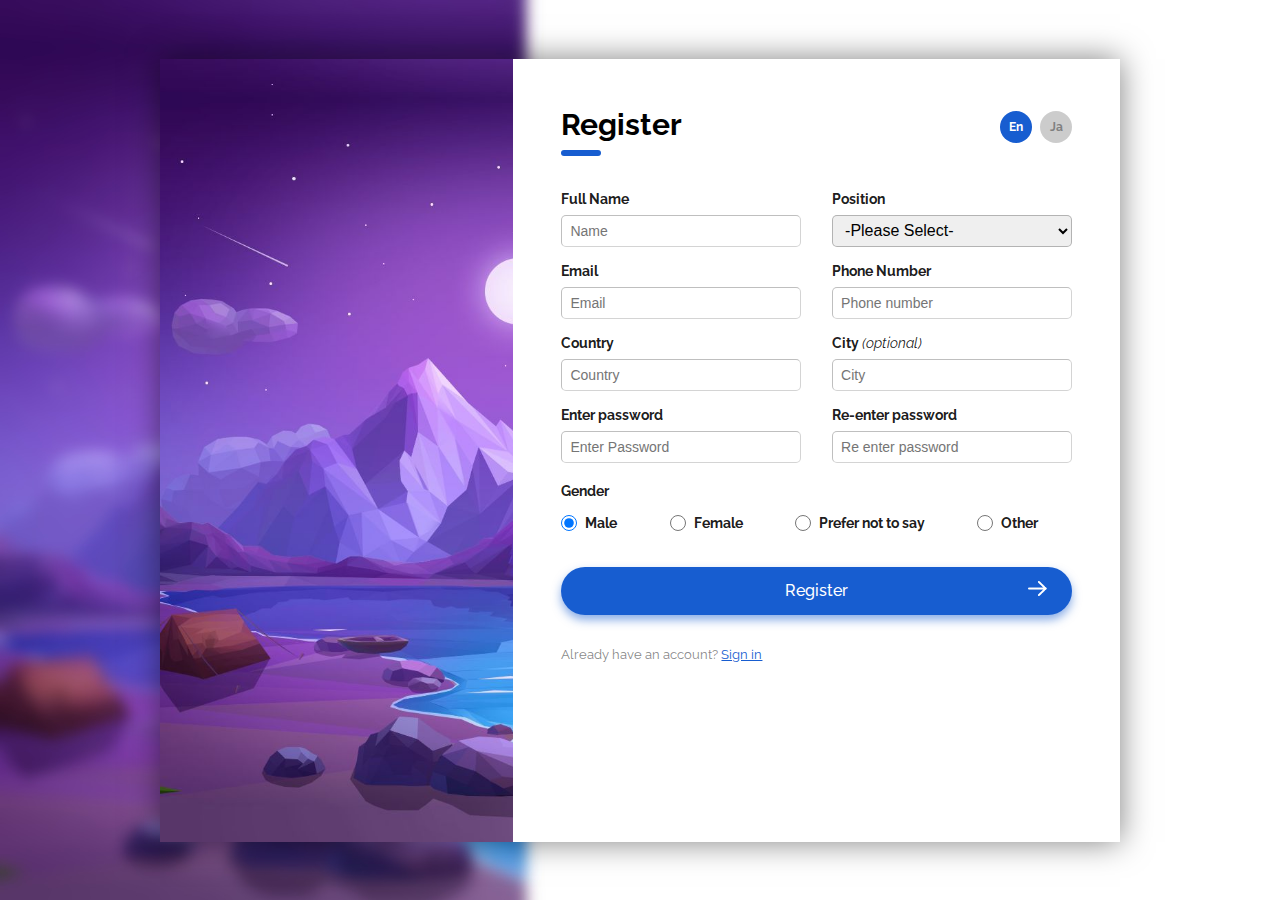
<file: Register/index.html>
<html>
    <head>
        <title> Register With Us </title>
        <meta name="viewport" content="width=device-width, initial-scale=1.0">
        <link rel = "stylesheet" type = "text/css" href = "style.css">
        <script type="text/javascript" src="./script.js"></script>
    </head>
    
    <body>

        <a id="anchorID" href="https://cdn.dribbble.com/users/2371584/screenshots/6740920/account_successfully_created2.png"></a>
        
        
        <div class = "box-container">
            <div class = "box">
                <div class = "image-box"></div>
                <div class = "signup-box">
                    <span class = "Header">Register</span>
                    <div class = "icon-language-ja" onclick = "changeLanguageJA();"> Ja </div>
                    <div class = "icon-language-en" onclick = "changeLanguageEN();"> En </div>
                    <div class = "bar"> </div><br>  
                    <div class = "content-flex">
                        <div class = "input-container">
                            <label for "txt-full-name">Full Name</label>
                            <input type = "text" class = "input" id = "txt-full-name" spellcheck="false" placeholder="Name" onblur = "nameValidation();">
                        </div>
                        <div class = "input-container">
                            <label for "txt-position">Position</label>
                            <select name = "position" class = "input" id = "select-position" onblur = "positionValidation();">
                                <option value = "select" disabled selected style>-Please Select-</option>
                                <option value = "op1">Designer</option>
                                <option value = "op2">Front-End</option>
                                <option value = "op3">Backend</option>
                                <option value = "op4">Full-stack</option>

                            </select>
                        </div>
                        <div class = "input-container">
                            <label for "txt-email" >Email</label>
                            <input type = "text" class = "input" id = "txt-email" placeholder="Email"  spellcheck="false" onblur = "emailValidation();">
                        </div>
                        <div class = "input-container">
                            <label for "txt-phone">Phone Number</label>
                            <input type = "text" class = "input" id = "txt-phone" placeholder="Phone number" onblur = "phoneValidation()";>
                        </div>
                        <div class = "input-container">
                            <label for "txt-country">Country</label>
                            <input type = "text" class = "input" id = "txt-country" placeholder="Country" onblur = "countryValidation();">
                        </div>
                        <div class = "input-container">
                            <label for "txt-city">City <span style = "font-style: italic; font-size: 14px; font-weight : normal;">(optional)</span></label>
                            <input type = "text" class = "input" id = "txt-city" placeholder="City">
                        </div>
                        <div class = "input-container">
                            <label for "txt-password1">Enter password</label>
                            <input type = "password" class = "input" id = "txt-password1" placeholder = "Enter Password" onblur = "passwordValidation();">
                        </div>
                        <div class = "input-container">
                            <label for "txt-password2">Re-enter password</label>
                            <input type = "password" class = "input" id = "txt-password2" placeholder="Re enter password" onblur = "rePasswordValidation();">
                        </div>
                        <div class = "input-container-radio">
                            <label for "input-gender">Gender</label>
                            <div class = "radio-container-1">
                                <div class = "radio-container-2">
                                    <input type = "radio" name = "input-gender" id = "radio-male" value = "male" checked>
                                    <label for "radio-male"  class = "label-inline">Male</label>
                                </div>
                                <div class = "radio-container-2">
                                    <input type = "radio" name = "input-gender" id = "radio-female" value = "female">
                                    <label for "radio-female" class = "label-inline">Female</label>
                                </div>
                                <div class = "radio-container-2">
                                    <input type = "radio" name = "input-gender" id = "radio-prefer-not-to-say" value = "prefer-not-to-say">
                                    <label for "radio-prefer-not-to-say" class = "label-inline">Prefer not to say</label>
                                </div>
                                <div class = "radio-container-2">
                                    <input type = "radio" name = "input-gender" id = "radio-other" value = "other">
                                    <label for "radio-other" class = "label-inline">Other</label>
                                </div>
                            </div>
                        </div>
                        <div class = "button" onclick = "validateForm();">
                            <div class = "icon-next"></div>
                            <div class = "button-text">Register</a></div>
                            <div class = "icon-next"><img src = "assets/icons/forward-arrow.png" height = "16px" class = "icon-image"></div>
                        </div>
                        <div class = "sign-in-text">Already have an account? <a href = "" class = "href-signin">Sign in </a></div>
                    </div>
                </div> 
            </div>
        </div>
    </body>
</html>
</file>
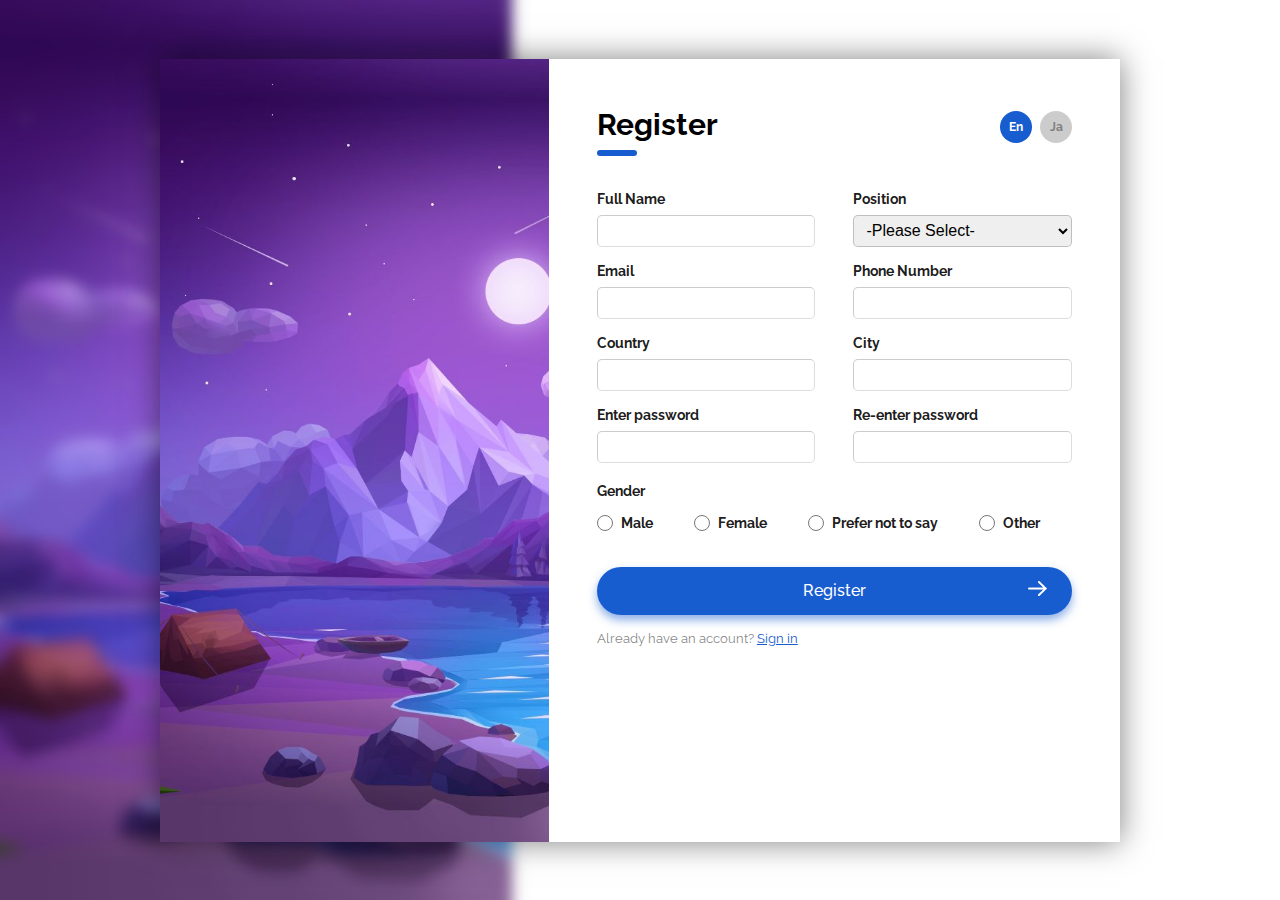
<file: Regsiter Page Using Blur/index.html>
<html>
    <head>
        <title> Register With Us </title>
        <link rel = "stylesheet" type = "text/css" href = "style.css">
    </head>
    
    <body>
<!--        <div class = "background"></div>-->
        <div class = "box-container">
            <div class = "box">
                <div class = "image-box"></div>
                <div class = "signup-box">
                    <span class = "Header">Register</span>
                    <span class = "icon-language-ja">Ja</span>
                    <span class = "icon-language-en">En</span>
                    <div class = "bar"> </div><br>  
                    <div class = "content-flex">
                        <div class = "input-container">
                            <label for "txt-full-name">Full Name</label>
                            <input type = "text" class = "input-text" id = "txt-full-name" spellcheck="false">
                        </div>
                        <div class = "input-container">
                            <label for "txt-full-name">Position</label>
                            <select name = "position" class = "input-position" id = "select-position">
                                <option value = "select">-Please Select-</option>
                                <option value = "op1">Position 1</option>
                                <option value = "op2">Position 2</option>
                                <option value = "op3">Position 3</option>
                            </select>
                        </div>
                        <div class = "input-container">
                            <label for "txt-full-name" spellcheck="false">Email</label>
                            <input type = "text" class = "input-email" id = "txt-email">
                        </div>
                        <div class = "input-container">
                            <label for "txt-full-name">Phone Number</label>
                            <input type = "text" class = "input-text" id = "txt-full-name">
                        </div>
                        <div class = "input-container">
                            <label for "txt-full-name">Country</label>
                            <input type = "text" class = "input-country" id = "txt-country">
                        </div>
                        <div class = "input-container">
                            <label for "txt-full-name">City</label>
                            <input type = "text" class = "input-city" id = "txt-city">
                        </div>
                        <div class = "input-container">
                            <label for "txt-full-name">Enter password</label>
                            <input type = "password" class = "input-password1" id = "txt-password1">
                        </div>
                        <div class = "input-container">
                            <label for "txt-full-name">Re-enter password</label>
                            <input type = "password" class = "input-password2" id = "txt-password2">
                        </div>
                        <div class = "input-container-radio">
                            <label for "input-gender">Gender</label>
                            <div class = "radio-container-1">
                                <div class = "radio-container-2">
                                    <input type = "radio" name = "input-gender" id = "radio-male" value = "male">
                                    <label for "radio-male"  class = "label-inline">Male</label>
                                </div>
                                <div class = "radio-container-2">
                                    <input type = "radio" name = "input-gender" id = "radio-female" value = "female">
                                    <label for "radio-female" class = "label-inline">Female</label>
                                </div>
                                <div class = "radio-container-2">
                                    <input type = "radio" name = "input-gender" id = "radio-prefer-not-to-say" value = "prefer-not-to-say">
                                    <label for "radio-prefer-not-to-say" class = "label-inline">Prefer not to say</label>
                                </div>
                                <div class = "radio-container-2">
                                    <input type = "radio" name = "input-gender" id = "radio-other" value = "other">
                                    <label for "radio-other" class = "label-inline">Other</label>
                                </div>
                            </div>
                        </div>
                        <div class = "button">
                            <div class = "icon-next"></div>
                            <div class = "button-text">Register</div>
                            <div class = "icon-next"><img src = "assets/icons/forward-arrow.png" height = "16px" class = "icon-image"></div>
                        </div>
                        <div class = "sign-up-text">Already have an account? <a href = "">Sign in </a></div>
                    </div>
                </div> 
            </div>
        </div>
    </body>
</html>
</file>
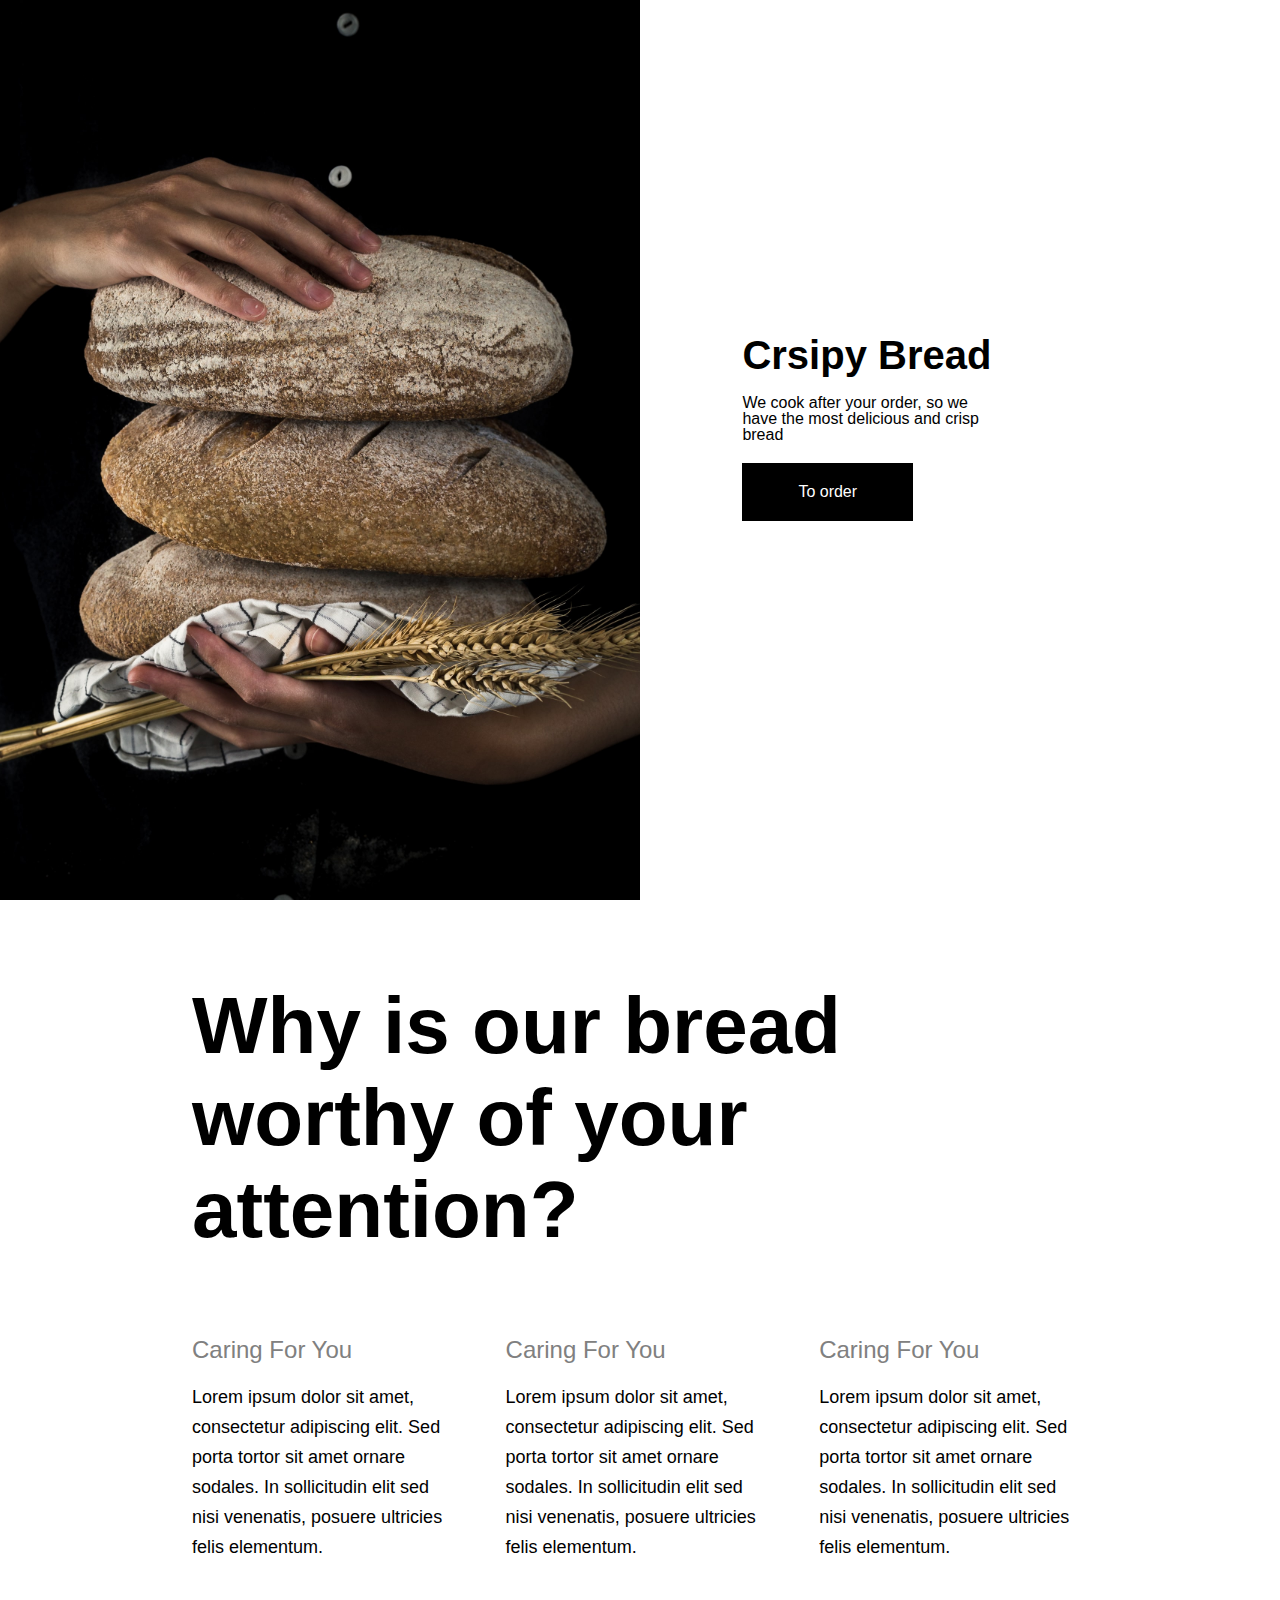
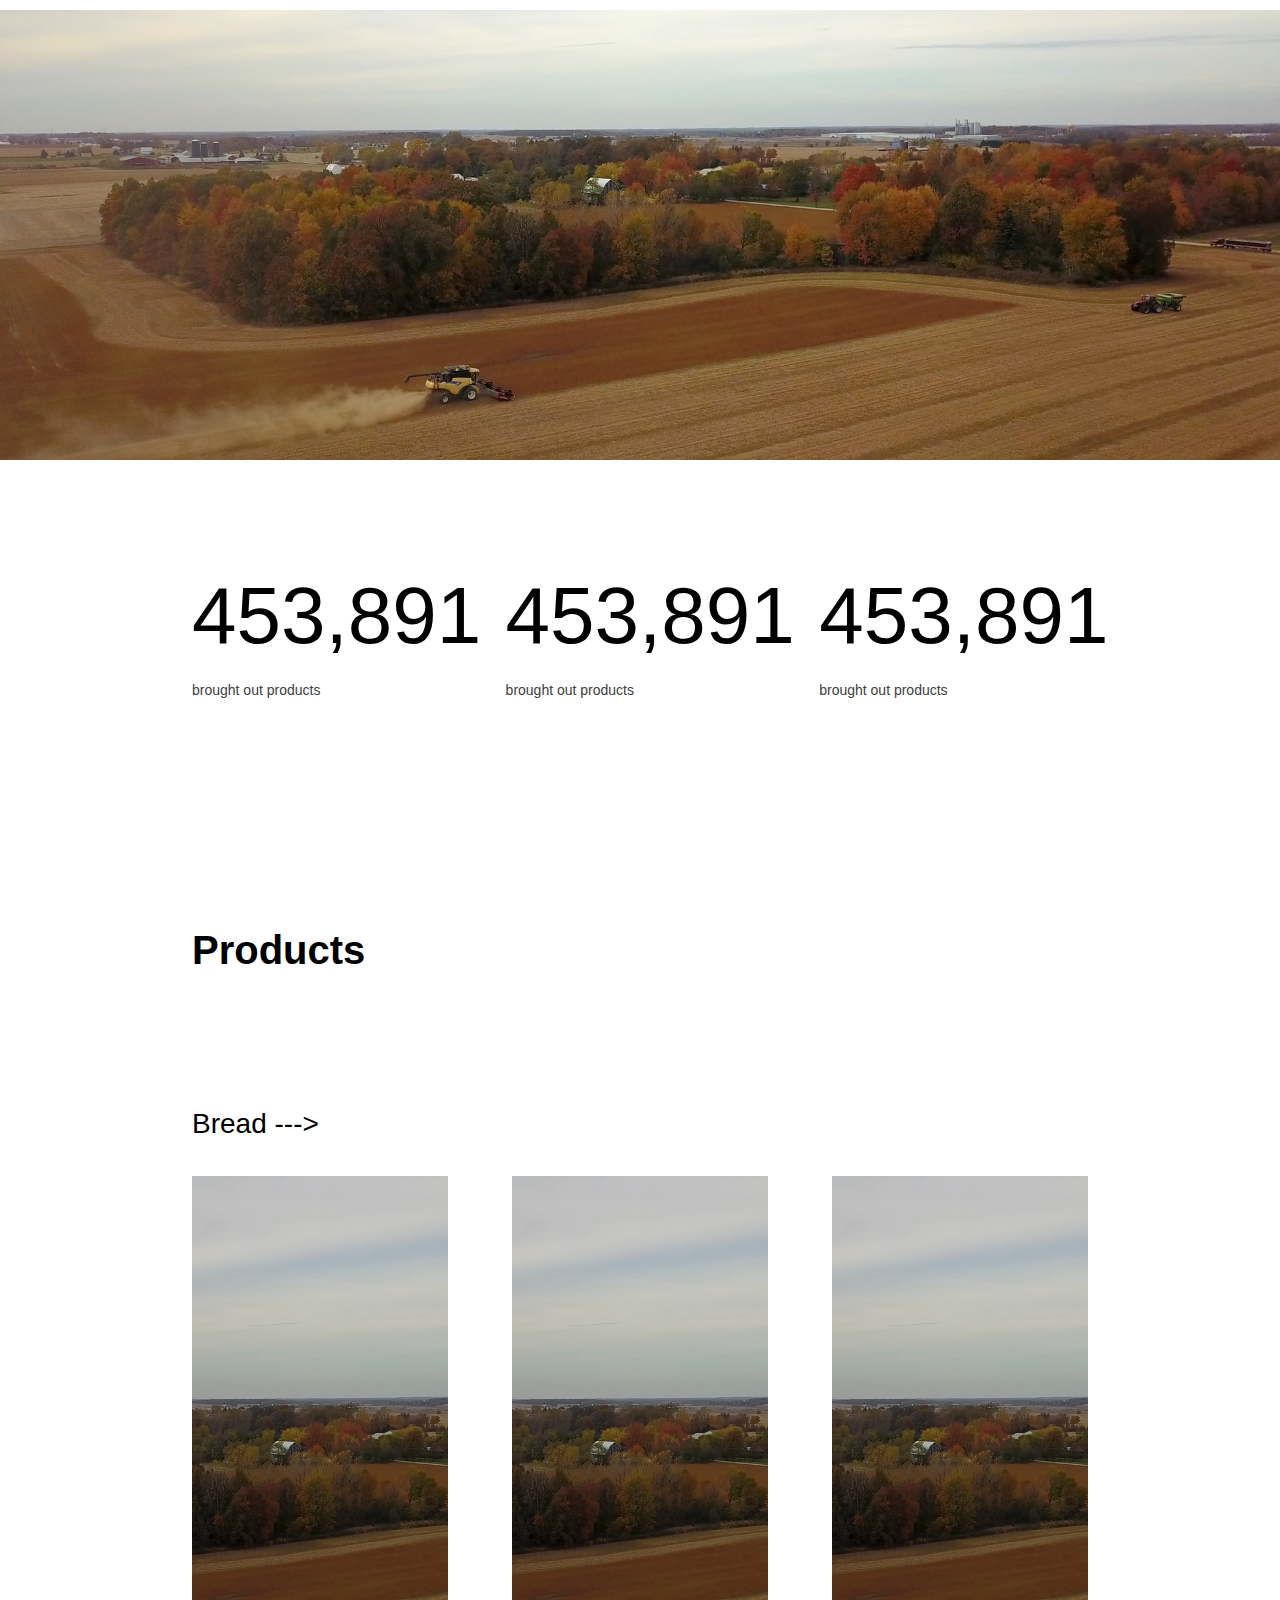
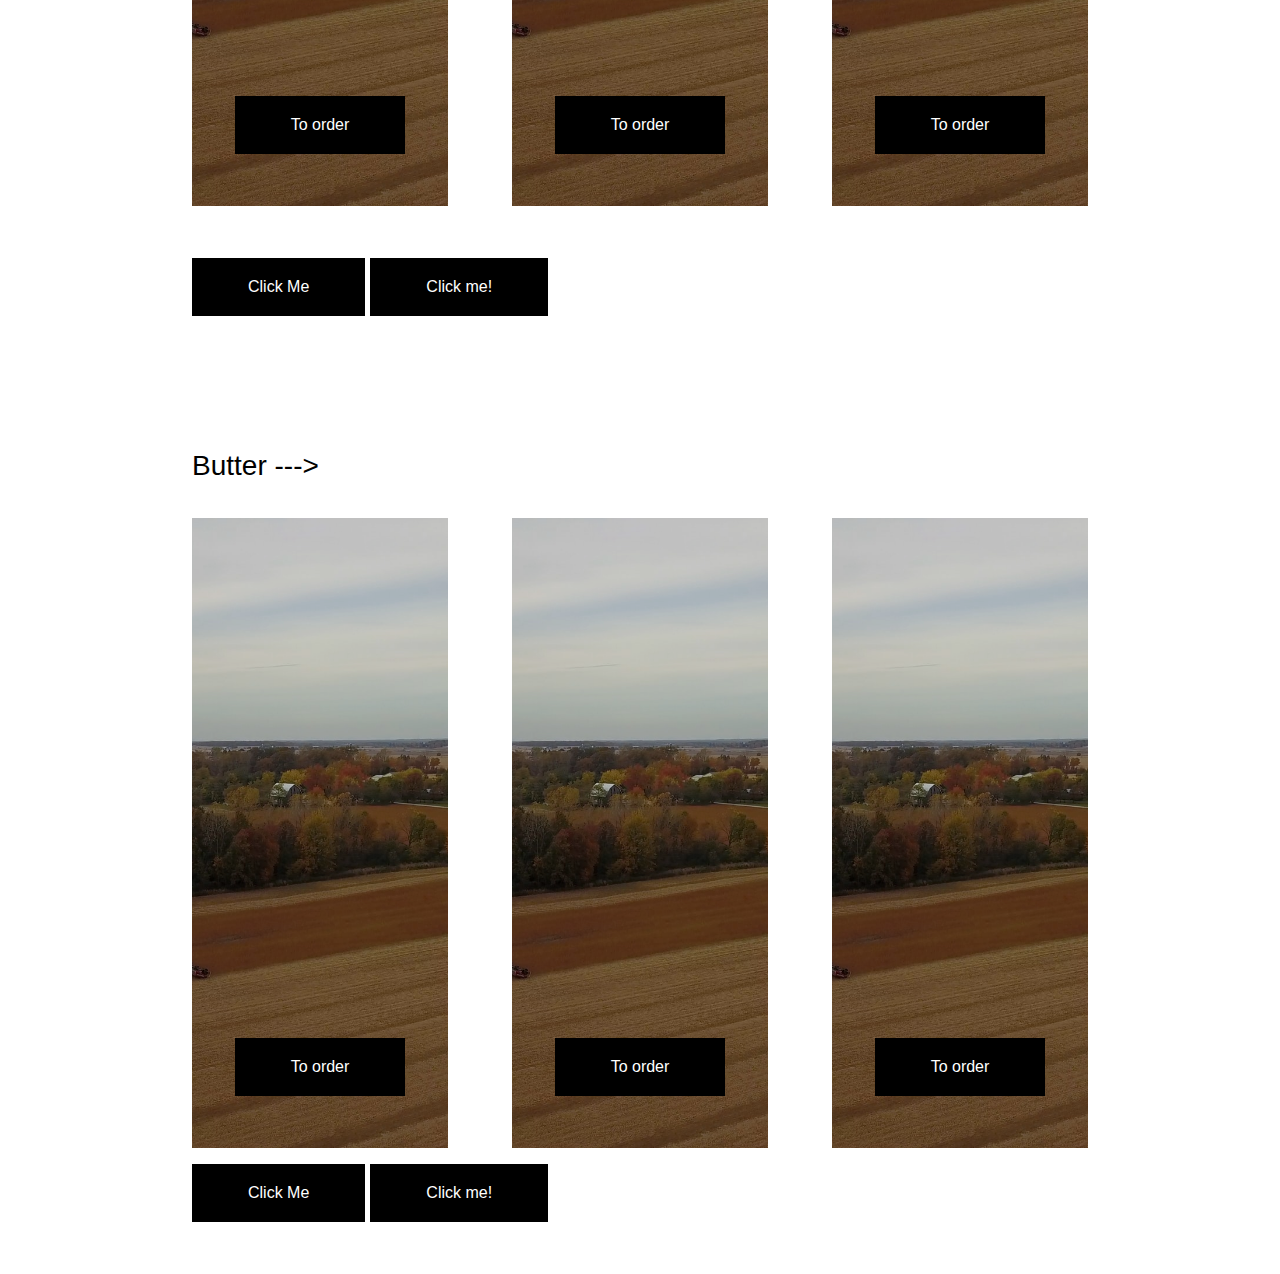
<file: Travel Company/index.html>
<html>
    <head>
        <title> Register With Us </title>
        <meta name="viewport" content="width=device-width, initial-scale=1.0">
        <link rel = "stylesheet" type = "text/css" href = "style.css">
        <script type="text/javascript" src="script.js"></script>
    </head>
    
    <body>
        <div class = "wrapper">
            <div id = "section-1">
                <div class = "image"><img src = "assets/images/image1.jpg"></div>
                
                <div class = "content">
                    <div class = "content-box">
                        <div class = "heading">Crsipy Bread</div>
                        <div class = "sub-heading">We cook after your order, so we have the most delicious and crisp bread</div>
                        <div class = "auto-width">
                            <div class = "button black">To order</div>
                        </div>
                    </div>
                </div>
            </div>
            <div class = "section-2">
                <div class = "heading large">Why is our bread worthy of your attention?</div>
                <div class = "flex-banner">
                    <div class = "flex">
                        <span class = "flex-heading">
                            Caring For You
                        </span>
                        <span class = "flex-text">
                            <p>
                                Lorem ipsum dolor sit amet, consectetur adipiscing elit. Sed porta tortor sit amet ornare sodales. In sollicitudin elit sed nisi venenatis, posuere ultricies felis elementum. 
                            </p>
                        </span>
                    </div>
                    <div class = "flex">
                        <span class = "flex-heading">
                            Caring For You
                        </span>
                        <span class = "flex-text">
                            <p>
                                Lorem ipsum dolor sit amet, consectetur adipiscing elit. Sed porta tortor sit amet ornare sodales. In sollicitudin elit sed nisi venenatis, posuere ultricies felis elementum. 
                            </p>
                        </span>
                    </div>
                    <div class = "flex">
                        <span class = "flex-heading">
                            Caring For You
                        </span>
                        <span class = "flex-text">
                            <p>
                                Lorem ipsum dolor sit amet, consectetur adipiscing elit. Sed porta tortor sit amet ornare sodales. In sollicitudin elit sed nisi venenatis, posuere ultricies felis elementum. 
                            </p>
                        </span>
                    </div>
                </div>
            </div>
            <div id = "section-3">
                <img src = "assets/images/image2.jpg">
            </div>
            <div class = "section-4">
                <div class = "empty"></div>
                <div class = "flex-banner">
                    <div class = "flex">
                        <div class = "large light small-margin">453,891</div>
                        <div class = "small grey">brought out products</div>
                    </div>
                    <div class = "flex">
                        <div class = "large light small-margin">453,891</div>
                        <div class = "small grey">brought out products</div>
                    </div>
                    <div class = "flex">
                        <div class = "large light small-margin">453,891</div>
                        <div class = "small grey">brought out products</div>
                    </div>
                </div>
            </div>
            
            <div class = "section-5">
                <div class = "heading">Products</div>
                <div class = "empty"></div>
                <div class = "carousel-title">Bread ---></div>
                <div class = "carousel-wrapper">
                    <div class = "carousel-wrapper-display" id = "bread">
                        <div class = "carousel-container bg1">
                            <div class = "carousel-item">
                                <div class = "auto-width">
                                    <div class = "button black">To order</div>
                                    <div class = "height-1em"></div>
                                </div>
                            </div>
                        </div>  
                        <div class = "space-between"></div>
                        <div class = "carousel-container bg1">
                            <div class = "carousel-item">
                                <div class = "auto-width">
                                    <div class = "button black">To order</div>
                                    <div class = "height-1em"></div>
                                </div>
                            </div>
                        </div>  
                        <div class = "space-between"></div>
                        <div class = "carousel-container bg1">
                            <div class = "carousel-item">
                                <div class = "auto-width">
                                    <div class = "button black">To order</div>
                                    <div class = "height-1em"></div>
                                </div>
                            </div>
                        </div> 
                        <div class = "space-between"></div>
                        <div class = "carousel-container bg1">
                            <div class = "carousel-item">
                                <div class = "auto-width">
                                    <div class = "button black">To order</div>
                                    <div class = "height-1em"></div>
                                </div>
                            </div>
                        </div>  
                        <div class = "space-between"></div>
                        <div class = "carousel-container bg1">
                            <div class = "carousel-item">
                                <div class = "auto-width">
                                    <div class = "button black">To order</div>
                                    <div class = "height-1em"></div>
                                </div>
                            </div>
                        </div> 
                        <div class = "space-between"></div>
                        <div class = "carousel-container bg1">
                    <div class = "carousel-item">
                        <div class = "auto-width">
                            <div class = "button black">To order</div>
                            <div class = "height-1em"></div>
                        </div>
                    </div>
                </div>  
                    </div>
                </div>
                    
                <div class ="auto-width">
                    <div class = "button black" onclick = "slideleft('bread');"> Click Me </div>
                </div>
                <div class = "auto-width">
                    <div class ="button black" onclick = "slideRight('bread');">Click me!</div>
                </div>
                
                <div class = "empty"></div>
                
                <div class = "carousel-title">Butter ---></div>
                <div class = "carousel-wrapper">
                    <div class = "carousel-wrapper-display" id = "butter">
                        <div class = "carousel-container bg1">
                            <div class = "carousel-item">
                                <div class = "auto-width">
                                    <div class = "button black">To order</div>
                                    <div class = "height-1em"></div>
                                </div>
                            </div>
                        </div>  
                        <div class = "space-between"></div>
                        <div class = "carousel-container bg1">
                            <div class = "carousel-item">
                                <div class = "auto-width">
                                    <div class = "button black">To order</div>
                                    <div class = "height-1em"></div>
                                </div>
                            </div>
                        </div>  
                        <div class = "space-between"></div>
                        <div class = "carousel-container bg1">
                            <div class = "carousel-item">
                                <div class = "auto-width">
                                    <div class = "button black">To order</div>
                                    <div class = "height-1em"></div>
                                </div>
                            </div>
                        </div> 
                        <div class = "space-between"></div>
                        <div class = "carousel-container bg1">
                            <div class = "carousel-item">
                                <div class = "auto-width">
                                    <div class = "button black">To order</div>
                                    <div class = "height-1em"></div>
                                </div>
                            </div>
                        </div>  
                        <div class = "space-between"></div>
                        <div class = "carousel-container bg1">
                            <div class = "carousel-item">
                                <div class = "auto-width">
                                    <div class = "button black">To order</div>
                                    <div class = "height-1em"></div>
                                </div>
                            </div>
                        </div> 
                        <div class = "space-between"></div>
                        <div class = "carousel-container bg1">
                    <div class = "carousel-item">
                        <div class = "auto-width">
                            <div class = "button black">To order</div>
                            <div class = "height-1em"></div>
                        </div>
                    </div>
                </div>  
                    </div>

                <div class ="auto-width">
                    <div class = "button black" onclick = "slideleft('butter');"> Click Me </div>
                </div>
                <div class = "auto-width">
                    <div class ="button black" onclick = "slideRight('butter');">Click me!</div>
                </div>
                </div>
                </div>


            
        </div>
        
    </body>   
    
</html>
</file>
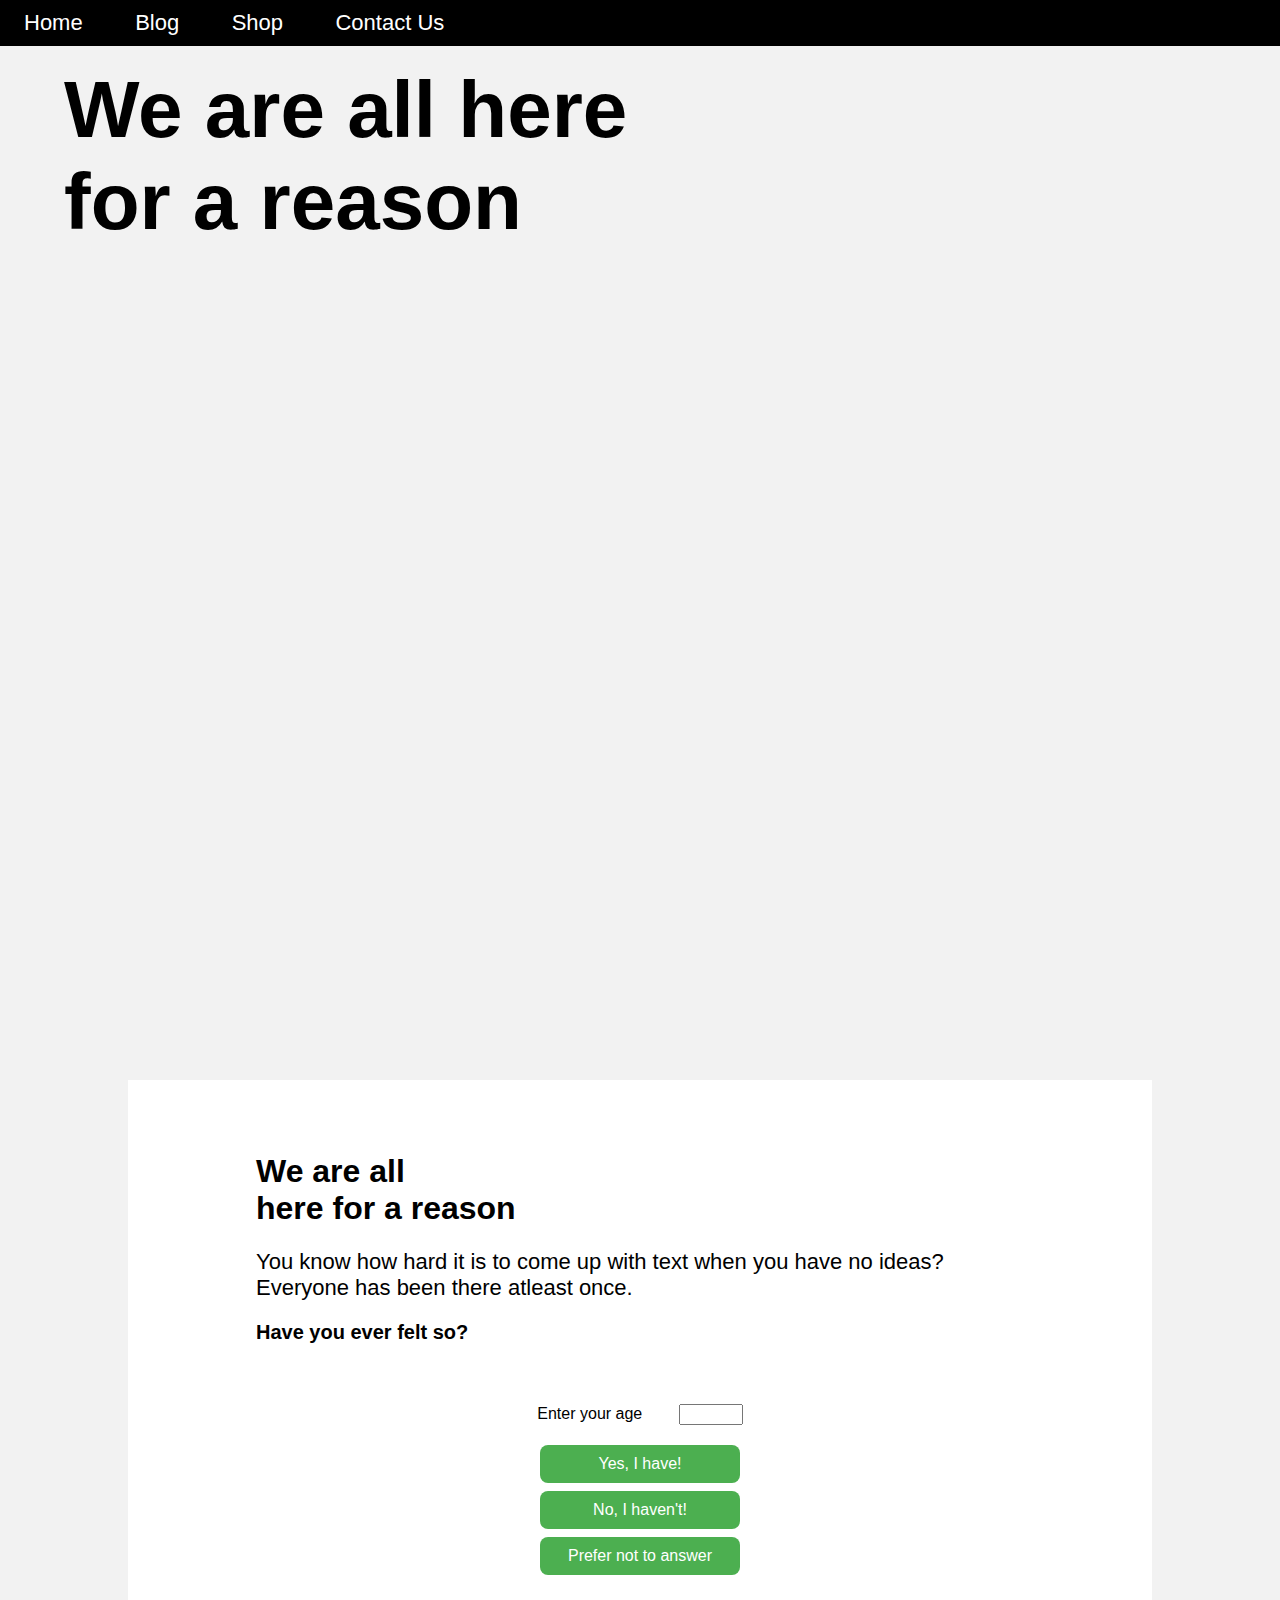
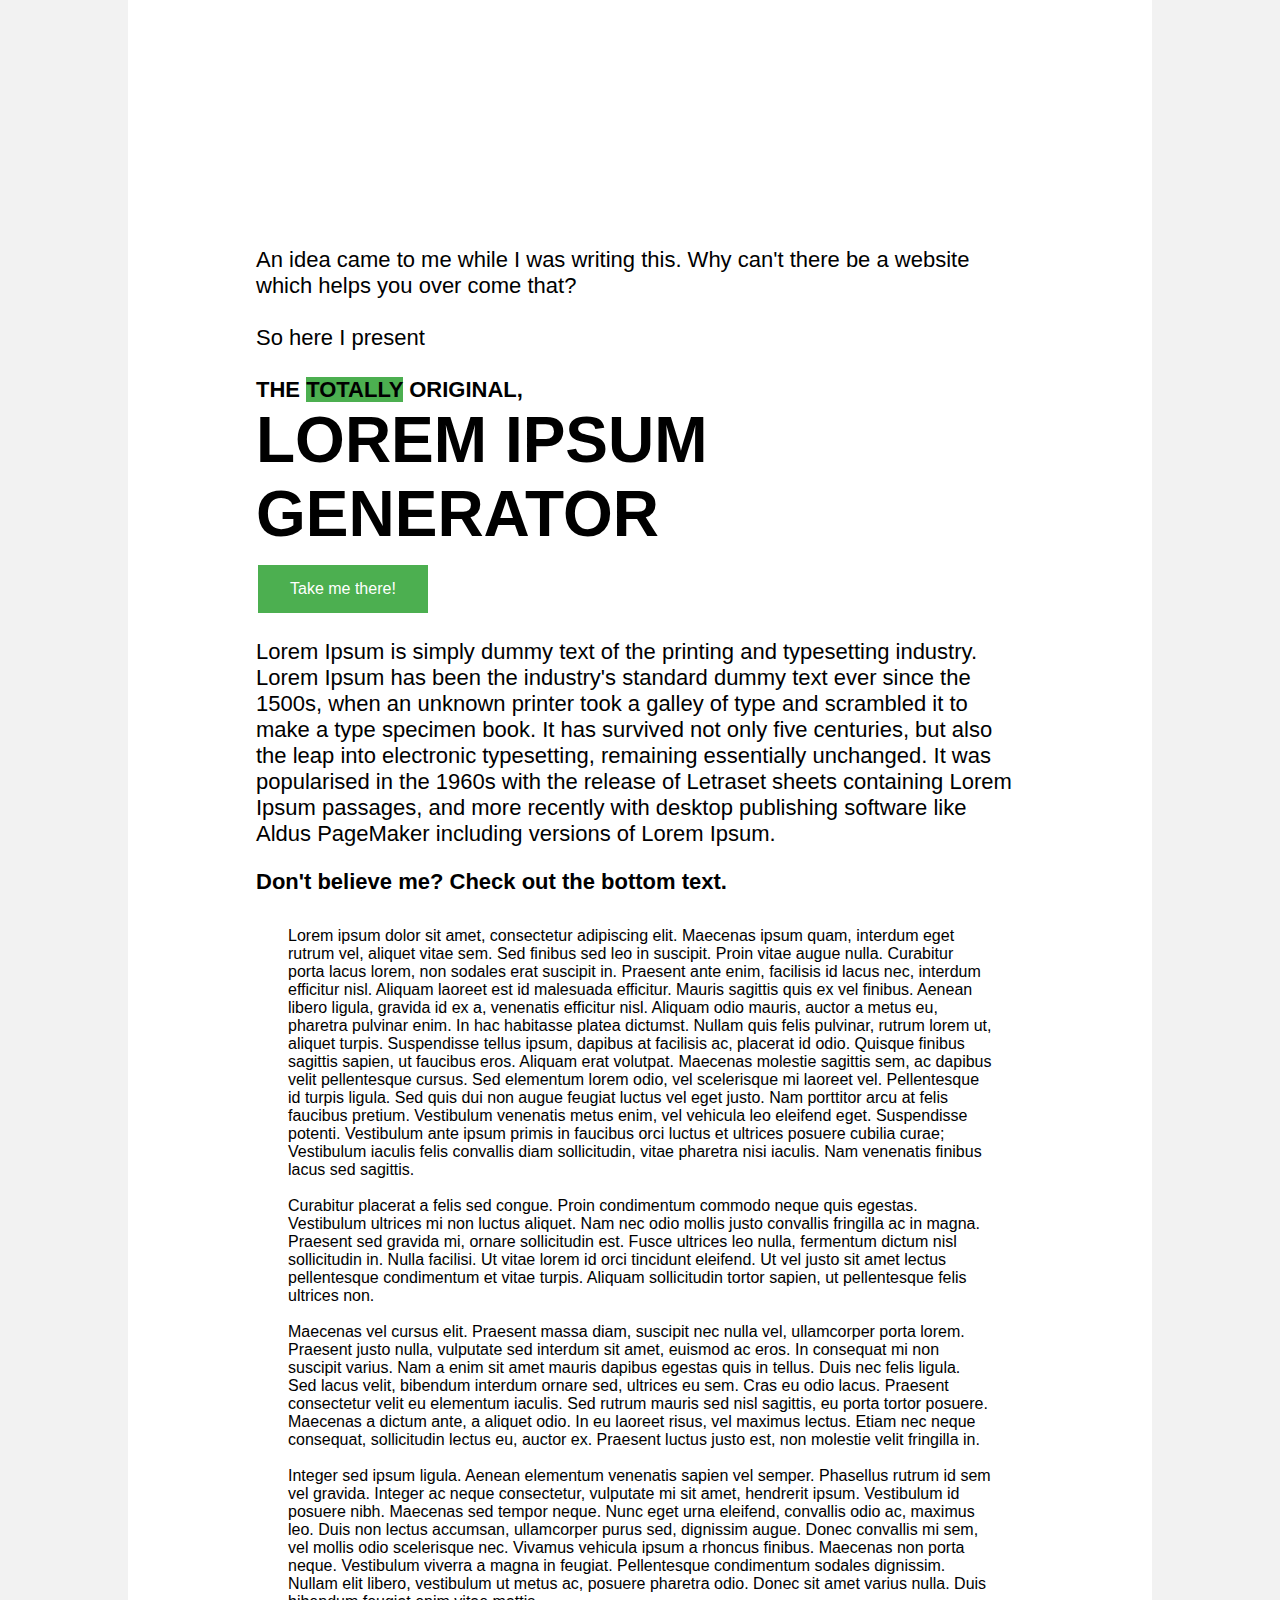
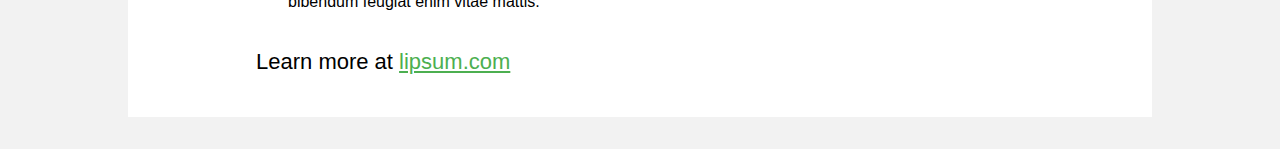
<file: CSS Example.html>
<html>
<head>
<title>CSS Implemented Page</title>
<link rel = "stylesheet" type = "text/css" href = "styles.css">
</head>

<script>
function myfunction(){
alert("Page loaded successfully!");
}

function function2(){
document.getElementById('stats').innerHTML = "Here are some made up stats for you to see.";
document.getElementById('table').style.visibility = "visible";
}

</script>

<body onload = "myfunction()">
<div class = "top-bar">
<p class = "top-bar-content">Home</p>
<p class = "top-bar-content">Blog</p>
<p class = "top-bar-content">Shop</p>
<p class = "top-bar-content">Contact Us</p>
</div>

<div class = "image">
<p class = "heading"> We are all here <br> for a reason </p>
</div>

<div class = "text">
<br>
<br>
<h1> We are all <br> here for a reason </h1>
<p class = "big"> You know how hard it is to come up with text when you have no ideas?
Everyone has been there atleast once. <br>
</p>

<p  style = "margin-bottom: 6px; font-weight: bold; font-size: 20px;"> Have you ever felt so? </p>
<br>
<br>
<br>

<p style = "padding-left: 32px; margin-top: 0px; text-align: center;">Enter your age
<input type = "number" id = age style = "width: 64px; margin: 0px 32px; margin-top: 0px;">
</p>
<p style = "text-align: center;">
<button class = "button2" onclick = "function2()"> Yes, I have! </button>
<br>
<button class = "button2" onclick = "function2()"> No, I haven't! </button>
<br>
<button class = "button2" onclick = "function2()"> Prefer not to answer </button>
</p>

<br>

<p id = "stats">
</p>

<table class = "table1"	id = "table">

<tr>
<th> </th>
<th> Who have felt so </th>
<th> Who have not felt so </th>
<th> Prefer not to answer </th>
</tr>


<tr>
<th>Below 15 years </th>
<td>60%</td>
<td>30%</td>
<td>10%</td>
</tr>

<tr>
<th> 15 to 22 years </th>
<td>73%</td>
<td>10%</td>
<td>17%</td>
</tr>

<tr>
<th> 22 to 30 </th>
<td>52%</td>
<td>36%</td>
<td>22%</td>
</tr>

<tr>
<th>Above 30</th>
<td>22%</td>
<td>70%</td>
<td>8%</td>
</tr>
</table>

<br>
<br>
<br>

<p class = "big">
 An idea came to me while I was writing this. Why can't there
be a website which helps you over come that?<br><br> So here I present<br> <br> <b> THE <span style = "background-color: #4CAF50";>TOTALLY</span> ORIGINAL, </b> <br>
<span style = "font-size: 64px; font-weight: bold";> LOREM IPSUM GENERATOR </span>
</p>


<a href="https://www.lipsum.com/" target="_blank" class="button1">Take me there!</a>

<br>
<p class = "big"> Lorem Ipsum is simply dummy text of the printing and typesetting industry. 
Lorem Ipsum has been the industry's standard dummy text ever since the 1500s, when an unknown printer took 
a galley of type and scrambled it to make a type specimen book. It has survived not only five centuries, but also the leap into electronic typesetting, remaining essentially 
unchanged. It was popularised in the 1960s with the release of Letraset sheets containing Lorem 
Ipsum passages, and more recently with desktop publishing software like Aldus PageMaker including versions of Lorem Ipsum. </p>

<p class = "big"><b>Don't believe me? Check out the bottom text. </b></p>

<p class = "lipsum">Lorem ipsum dolor sit amet, consectetur adipiscing elit. Maecenas ipsum quam, interdum eget rutrum vel, aliquet vitae sem. Sed finibus sed leo in suscipit. Proin vitae augue nulla. Curabitur porta lacus lorem, non sodales erat suscipit in. Praesent ante enim, facilisis id lacus nec, interdum efficitur nisl. Aliquam laoreet est id malesuada efficitur. Mauris sagittis quis ex vel finibus. Aenean libero ligula, gravida id ex a, venenatis efficitur nisl. Aliquam odio mauris, auctor a metus eu, pharetra pulvinar enim. In hac habitasse platea dictumst. Nullam quis felis pulvinar, rutrum lorem ut, aliquet turpis. Suspendisse tellus ipsum, dapibus at facilisis ac, placerat id odio.

Quisque finibus sagittis sapien, ut faucibus eros. Aliquam erat volutpat. Maecenas molestie sagittis sem, ac dapibus velit pellentesque cursus. Sed elementum lorem odio, vel scelerisque mi laoreet vel. Pellentesque id turpis ligula. Sed quis dui non augue feugiat luctus vel eget justo. Nam porttitor arcu at felis faucibus pretium. Vestibulum venenatis metus enim, vel vehicula leo eleifend eget. Suspendisse potenti. Vestibulum ante ipsum primis in faucibus orci luctus et ultrices posuere cubilia curae; Vestibulum iaculis felis convallis diam sollicitudin, vitae pharetra nisi iaculis. Nam venenatis finibus lacus sed sagittis.
<br>
<br>
Curabitur placerat a felis sed congue. Proin condimentum commodo neque quis egestas. Vestibulum ultrices mi non luctus aliquet. Nam nec odio mollis justo convallis fringilla ac in magna. Praesent sed gravida mi, ornare sollicitudin est. Fusce ultrices leo nulla, fermentum dictum nisl sollicitudin in. Nulla facilisi. Ut vitae lorem id orci tincidunt eleifend. Ut vel justo sit amet lectus pellentesque condimentum et vitae turpis. Aliquam sollicitudin tortor sapien, ut pellentesque felis ultrices non.
<br>
<br>
Maecenas vel cursus elit. Praesent massa diam, suscipit nec nulla vel, ullamcorper porta lorem. Praesent justo nulla, vulputate sed interdum sit amet, euismod ac eros. In consequat mi non suscipit varius. Nam a enim sit amet mauris dapibus egestas quis in tellus. Duis nec felis ligula. Sed lacus velit, bibendum interdum ornare sed, ultrices eu sem. Cras eu odio lacus. Praesent consectetur velit eu elementum iaculis. Sed rutrum mauris sed nisl sagittis, eu porta tortor posuere. Maecenas a dictum ante, a aliquet odio. In eu laoreet risus, vel maximus lectus. Etiam nec neque consequat, sollicitudin lectus eu, auctor ex. Praesent luctus justo est, non molestie velit fringilla in.
<br>
<br>
Integer sed ipsum ligula. Aenean elementum venenatis sapien vel semper. Phasellus rutrum id sem vel gravida. Integer ac neque consectetur, vulputate mi sit amet, hendrerit ipsum. Vestibulum id posuere nibh. Maecenas sed tempor neque. Nunc eget urna eleifend, convallis odio ac, maximus leo. Duis non lectus accumsan, ullamcorper purus sed, dignissim augue. Donec convallis mi sem, vel mollis odio scelerisque nec. Vivamus vehicula ipsum a rhoncus finibus. Maecenas non porta neque. Vestibulum viverra a magna in feugiat. Pellentesque condimentum sodales dignissim. Nullam elit libero, vestibulum ut metus ac, posuere pharetra odio. Donec sit amet varius nulla. Duis bibendum feugiat enim vitae mattis.
</p>

<p class = "big"> Learn more at <a href = "https://www.lipsum.com/" target="_blank" style = "color: #4CAF50;"> lipsum.com </p>
</div>
</body>


</html>
</file>
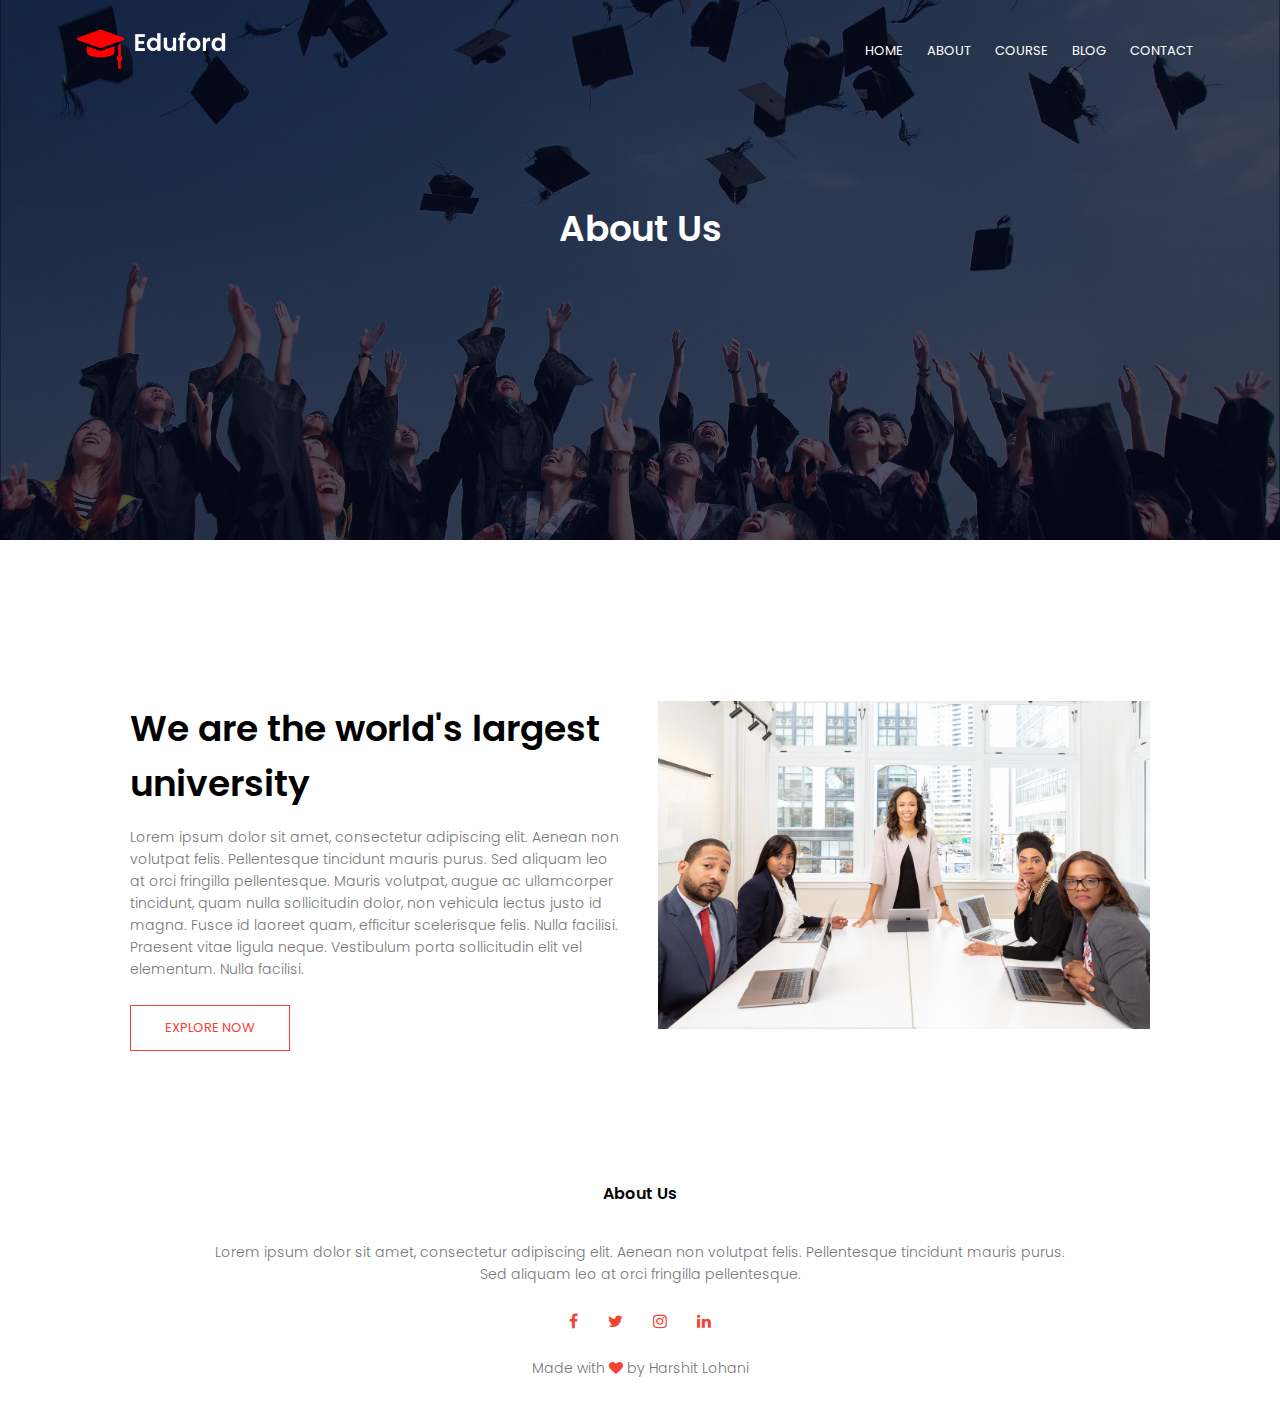
<file: Eduford/about.html>
<!DOCTYPE html>
<!--START FROM HERE-->
<!--https://youtu.be/oYRda7UtuhA?t=2278-->

<!--
Lorem ipsum dolor sit amet, consectetur adipiscing elit. Aenean non volutpat felis. Pellentesque tincidunt mauris purus. Sed aliquam leo at orci fringilla pellentesque. Mauris volutpat, augue ac ullamcorper tincidunt, quam nulla sollicitudin dolor, non vehicula lectus justo id magna. Fusce id laoreet quam, efficitur scelerisque felis. Nulla facilisi. Praesent vitae ligula neque. Vestibulum porta sollicitudin elit vel elementum. Nulla facilisi.

Cras vel molestie lorem, quis laoreet nisi. Proin orci erat, dictum semper libero at, feugiat porttitor odio. In hac habitasse platea dictumst. Suspendisse fermentum venenatis mauris vitae auctor. Morbi suscipit cursus mauris eget rutrum. Duis vestibulum turpis sed nibh mattis, sit amet cursus mi commodo. Praesent et egestas risus. Vestibulum purus nunc, posuere ut nisi non, euismod tempor neque.
-->

<html>
<head>
    <meta name="viewport" content="width=device-width,initial-scale=1"> 
    <title>University Website Design</title>
    <link rel = "stylesheet" href = "styles.css">
    <link rel="preconnect" href="https://fonts.gstatic.com">
    <link href="https://fonts.googleapis.com/css2?family=Poppins:wght@100;200;300;400;600;700&display=swap" rel="stylesheet">
<!--    <link rel="stylesheet" href="https://cdn.jsdelivr.net/npm/@fortawesome/fontawesome-free@5.15.3/css/fontawesome.min.css">-->
    <link rel="stylesheet" href="https://cdnjs.cloudflare.com/ajax/libs/font-awesome/4.7.0/css/font-awesome.min.css">
</head>
<body>
    
<!----------------------------------header------------------------------>
<section class = "sub-header">
    <nav>
        <a href = "index.html"><img src = "images/logo.png"></a>
        <div class = "nav-links" id = "navLinks">
            <i class="fa fa-times" onclick = "hideMenu()"></i>
            <ul>
                <li><a href = "index.html">HOME</a></li>
                <li><a href = "about.html">ABOUT</a></li>
                <li><a href = "course.html">COURSE</a></li>
                <li><a href = "blog.html">BLOG</a></li>
                <li><a href = "contact.html">CONTACT</a></li>
            </ul>
        </div>
        <i class="fa fa-bars" onclick = "showMenu()"></i>
    </nav>

    <h1>About Us</h1>
</section>
<!----------------------------------header------------------------------>

    
<!-----------------------------about us content-------------------------->
<section class = "about-us">
    <div class = "row">
        <div class = "about-col">
            <h1>We are the world's largest university</h1>
            <p>Lorem ipsum dolor sit amet, consectetur adipiscing elit. Aenean non volutpat felis. Pellentesque tincidunt mauris purus. Sed aliquam leo at orci fringilla pellentesque. Mauris volutpat, augue ac ullamcorper tincidunt, quam nulla sollicitudin dolor, non vehicula lectus justo id magna. Fusce id laoreet quam, efficitur scelerisque felis. Nulla facilisi. Praesent vitae ligula neque. Vestibulum porta sollicitudin elit vel elementum. Nulla facilisi.
            </p>
            <a href = "" class = "hero-btn red-btn">EXPLORE NOW</a>
        </div>
        <div class = "about-col">
            <img src = "images/about.jpg">
        </div>
    </div>
</section>

    
<!--------------------------------- Footer ------------------------------->
<section class = "footer">
    <h4>About Us</h4>
    <p>Lorem ipsum dolor sit amet, consectetur adipiscing elit. Aenean non volutpat felis. Pellentesque tincidunt mauris purus.<br> Sed aliquam leo at orci fringilla pellentesque.</p>
    
    <div class = "icons">
        <i class = "fa fa-facebook"></i>
        <i class = "fa fa-twitter"></i>
        <i class = "fa fa-instagram"></i>
        <i class = "fa fa-linkedin"></i>
    </div>
    <p> Made with <i class = "fa fa-heart"></i> by Harshit Lohani </p>
</section>
<!--------------------------------- Footer ------------------------------->


    
    
<!----------------------Java Script for toggle Menu----------------------->
<script>
    var navLinks = document.getElementById("navLinks");
    function showMenu(){
        navLinks.style.right = "0px";
    }
    function hideMenu(){
        navLinks.style.right = "-200px";
    }


</script>
<!----------------------Java Script for toggle Menu----------------------->

</body>
</html>
</file>
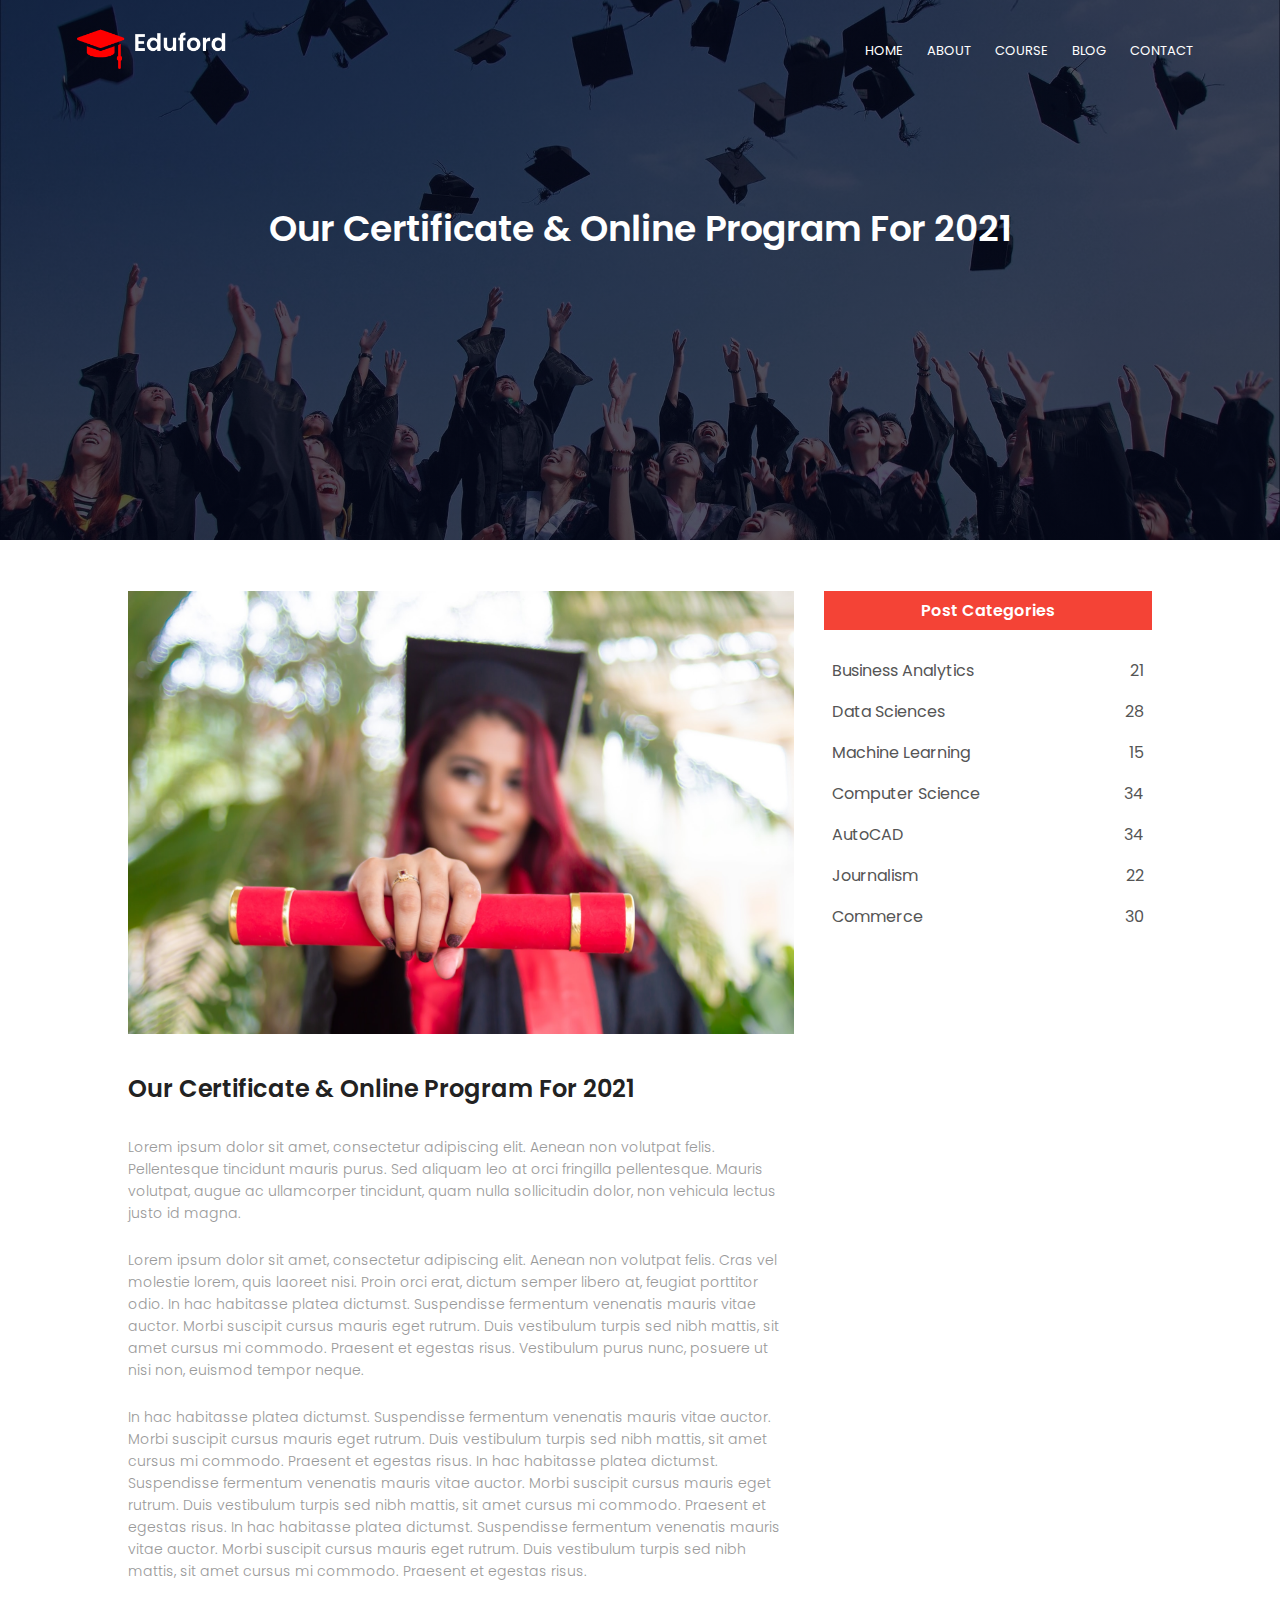
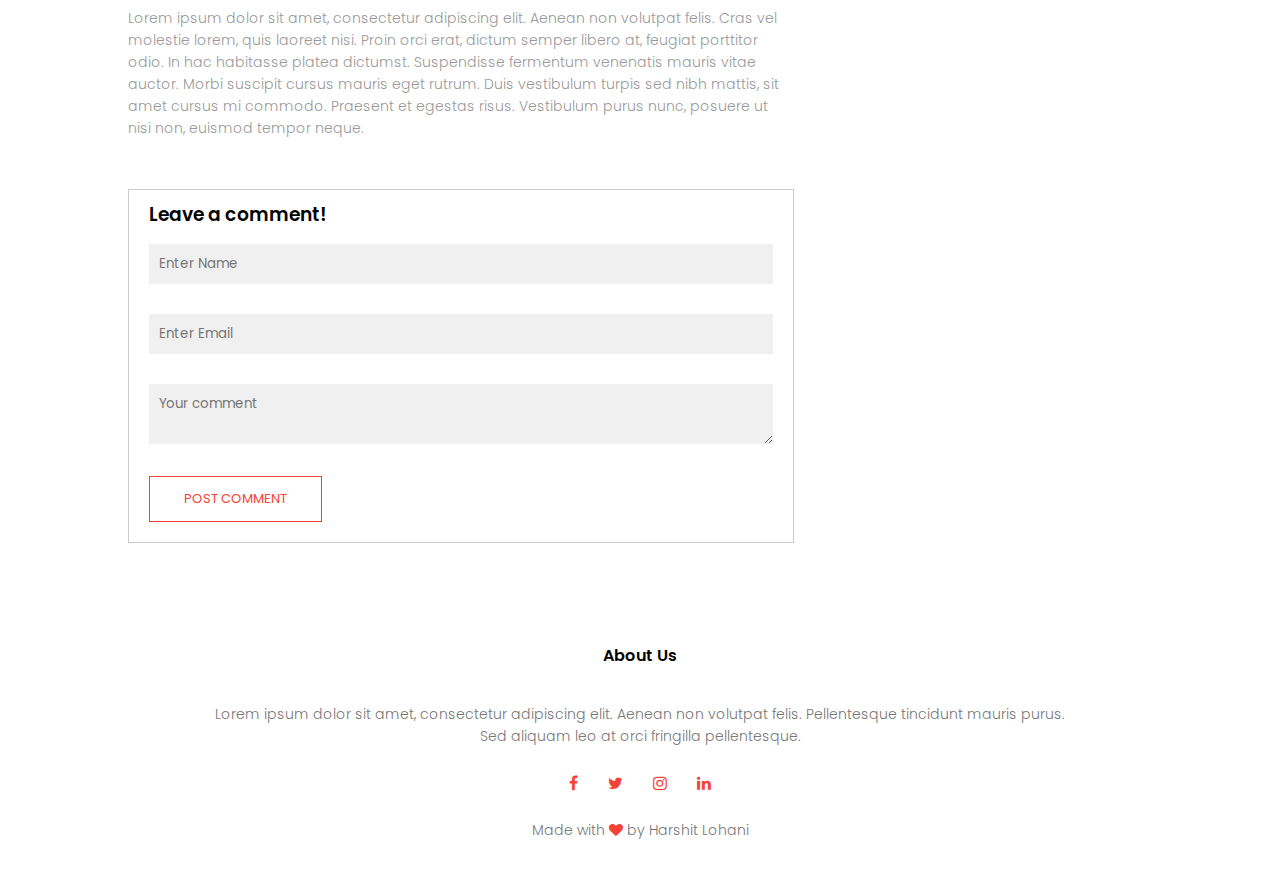
<file: Eduford/blog.html>
<!DOCTYPE html>
<!--START FROM HERE-->
<!--https://youtu.be/oYRda7UtuhA?t=2278-->

<!--
Lorem ipsum dolor sit amet, consectetur adipiscing elit. Aenean non volutpat felis. Pellentesque tincidunt mauris purus. Sed aliquam leo at orci fringilla pellentesque. Mauris volutpat, augue ac ullamcorper tincidunt, quam nulla sollicitudin dolor, non vehicula lectus justo id magna. Fusce id laoreet quam, efficitur scelerisque felis. Nulla facilisi. Praesent vitae ligula neque. Vestibulum porta sollicitudin elit vel elementum. Nulla facilisi.

Cras vel molestie lorem, quis laoreet nisi. Proin orci erat, dictum semper libero at, feugiat porttitor odio. In hac habitasse platea dictumst. Suspendisse fermentum venenatis mauris vitae auctor. Morbi suscipit cursus mauris eget rutrum. Duis vestibulum turpis sed nibh mattis, sit amet cursus mi commodo. Praesent et egestas risus. Vestibulum purus nunc, posuere ut nisi non, euismod tempor neque.
-->

<html>
<head>
    <meta name="viewport" content="width=device-width,initial-scale=1"> 
    <title>University Website Design</title>
    <link rel = "stylesheet" href = "styles.css">
    <link rel="preconnect" href="https://fonts.gstatic.com">
    <link href="https://fonts.googleapis.com/css2?family=Poppins:wght@100;200;300;400;600;700&display=swap" rel="stylesheet">
<!--    <link rel="stylesheet" href="https://cdn.jsdelivr.net/npm/@fortawesome/fontawesome-free@5.15.3/css/fontawesome.min.css">-->
    <link rel="stylesheet" href="https://cdnjs.cloudflare.com/ajax/libs/font-awesome/4.7.0/css/font-awesome.min.css">
</head>
<body>
    
<!----------------------------------header------------------------------>
<section class = "sub-header">
    <nav>
        <a href = "index.html"><img src = "images/logo.png"></a>
        <div class = "nav-links" id = "navLinks">
            <i class="fa fa-times" onclick = "hideMenu()"></i>
            <ul>
                <li><a href = "index.html">HOME</a></li>
                <li><a href = "about.html">ABOUT</a></li>
                <li><a href = "course.html">COURSE</a></li>
                <li><a href = "blog.html">BLOG</a></li>
                <li><a href = "contact.html">CONTACT</a></li>
            </ul>
        </div>
        <i class="fa fa-bars" onclick = "showMenu()"></i>
    </nav>

    <h1>Our Certificate & Online Program For 2021</h1>
</section>
<!----------------------------------header------------------------------>

<!--------------------------blog page content--------------------------->
<section class = "blog-content">
    
    <div class = "row">
        <div class = "blog-left">
            <img src = "images/certificate.jpg">
            <h2> Our Certificate & Online Program For 2021 </h2>
            <p> Lorem ipsum dolor sit amet, consectetur adipiscing elit. Aenean non volutpat felis. Pellentesque tincidunt mauris purus. Sed aliquam leo at orci fringilla pellentesque. Mauris volutpat, augue ac ullamcorper tincidunt, quam nulla sollicitudin dolor, non vehicula lectus justo id magna.</p>
            <br>
            <p>Lorem ipsum dolor sit amet, consectetur adipiscing elit. Aenean non volutpat felis. Cras vel molestie lorem, quis laoreet nisi. Proin orci erat, dictum semper libero at, feugiat porttitor odio. In hac habitasse platea dictumst. Suspendisse fermentum venenatis mauris vitae auctor. Morbi suscipit cursus mauris eget rutrum. Duis vestibulum turpis sed nibh mattis, sit amet cursus mi commodo. Praesent et egestas risus. Vestibulum purus nunc, posuere ut nisi non, euismod tempor neque. </p>
            <br>
            <p>In hac habitasse platea dictumst. Suspendisse fermentum venenatis mauris vitae auctor. Morbi suscipit cursus mauris eget rutrum. Duis vestibulum turpis sed nibh mattis, sit amet cursus mi commodo. Praesent et egestas risus. In hac habitasse platea dictumst. Suspendisse fermentum venenatis mauris vitae auctor. Morbi suscipit cursus mauris eget rutrum. Duis vestibulum turpis sed nibh mattis, sit amet cursus mi commodo. Praesent et egestas risus. In hac habitasse platea dictumst. Suspendisse fermentum venenatis mauris vitae auctor. Morbi suscipit cursus mauris eget rutrum. Duis vestibulum turpis sed nibh mattis, sit amet cursus mi commodo. Praesent et egestas risus.</p> 
            <br>
            <p>Lorem ipsum dolor sit amet, consectetur adipiscing elit. Aenean non volutpat felis. Cras vel molestie lorem, quis laoreet nisi. Proin orci erat, dictum semper libero at, feugiat porttitor odio. In hac habitasse platea dictumst. Suspendisse fermentum venenatis mauris vitae auctor. Morbi suscipit cursus mauris eget rutrum. Duis vestibulum turpis sed nibh mattis, sit amet cursus mi commodo. Praesent et egestas risus. Vestibulum purus nunc, posuere ut nisi non, euismod tempor neque. </p> 
            
            <div class = "comment-box">
                <h3>Leave a comment!</h3>
                <form class = "comment-form">
                    <input type = "text" placeholder = "Enter Name">
                    <input type = "email" placeholder = "Enter Email">
                    <textarea row = "5" placeholder = "Your comment"></textarea>
                    <button type = "submit" class = "hero-btn red-btn"> POST COMMENT </button>
                </form>
            </div>
            
        </div>
        <div class = "blog-right">
            <h3>Post Categories</h3>
            <div>
                <span>Business Analytics</span>
                <span>21</span>
            </div>
            <div>
                <span>Data Sciences</span>
                <span>28</span>
            </div>
            <div>
                <span>Machine Learning</span>
                <span>15</span>
            </div>
            <div>
                <span>Computer Science</span>
                <span>34</span>
            </div>
            <div>
                <span>AutoCAD</span>
                <span>34</span>
            </div>
            <div>
                <span>Journalism</span>
                <span>22</span>
            </div>
            <div>
                <span>Commerce</span>
                <span>30</span>
            </div>
            
        </div>
    </div>
</section>
<!--------------------------blog page content--------------------------->


    
<!--------------------------------- Footer ------------------------------->
<section class = "footer">
    <h4>About Us</h4>
    <p>Lorem ipsum dolor sit amet, consectetur adipiscing elit. Aenean non volutpat felis. Pellentesque tincidunt mauris purus.<br> Sed aliquam leo at orci fringilla pellentesque.</p>
    
    <div class = "icons">
        <i class = "fa fa-facebook"></i>
        <i class = "fa fa-twitter"></i>
        <i class = "fa fa-instagram"></i>
        <i class = "fa fa-linkedin"></i>
    </div>
    <p> Made with <i class = "fa fa-heart"></i> by Harshit Lohani </p>
</section>
<!--------------------------------- Footer ------------------------------->


    
    
<!----------------------Java Script for toggle Menu----------------------->
<script>
    var navLinks = document.getElementById("navLinks");
    function showMenu(){
        navLinks.style.right = "0px";
    }
    function hideMenu(){
        navLinks.style.right = "-200px";
    }


</script>
<!----------------------Java Script for toggle Menu----------------------->

</body>
</html>
</file>
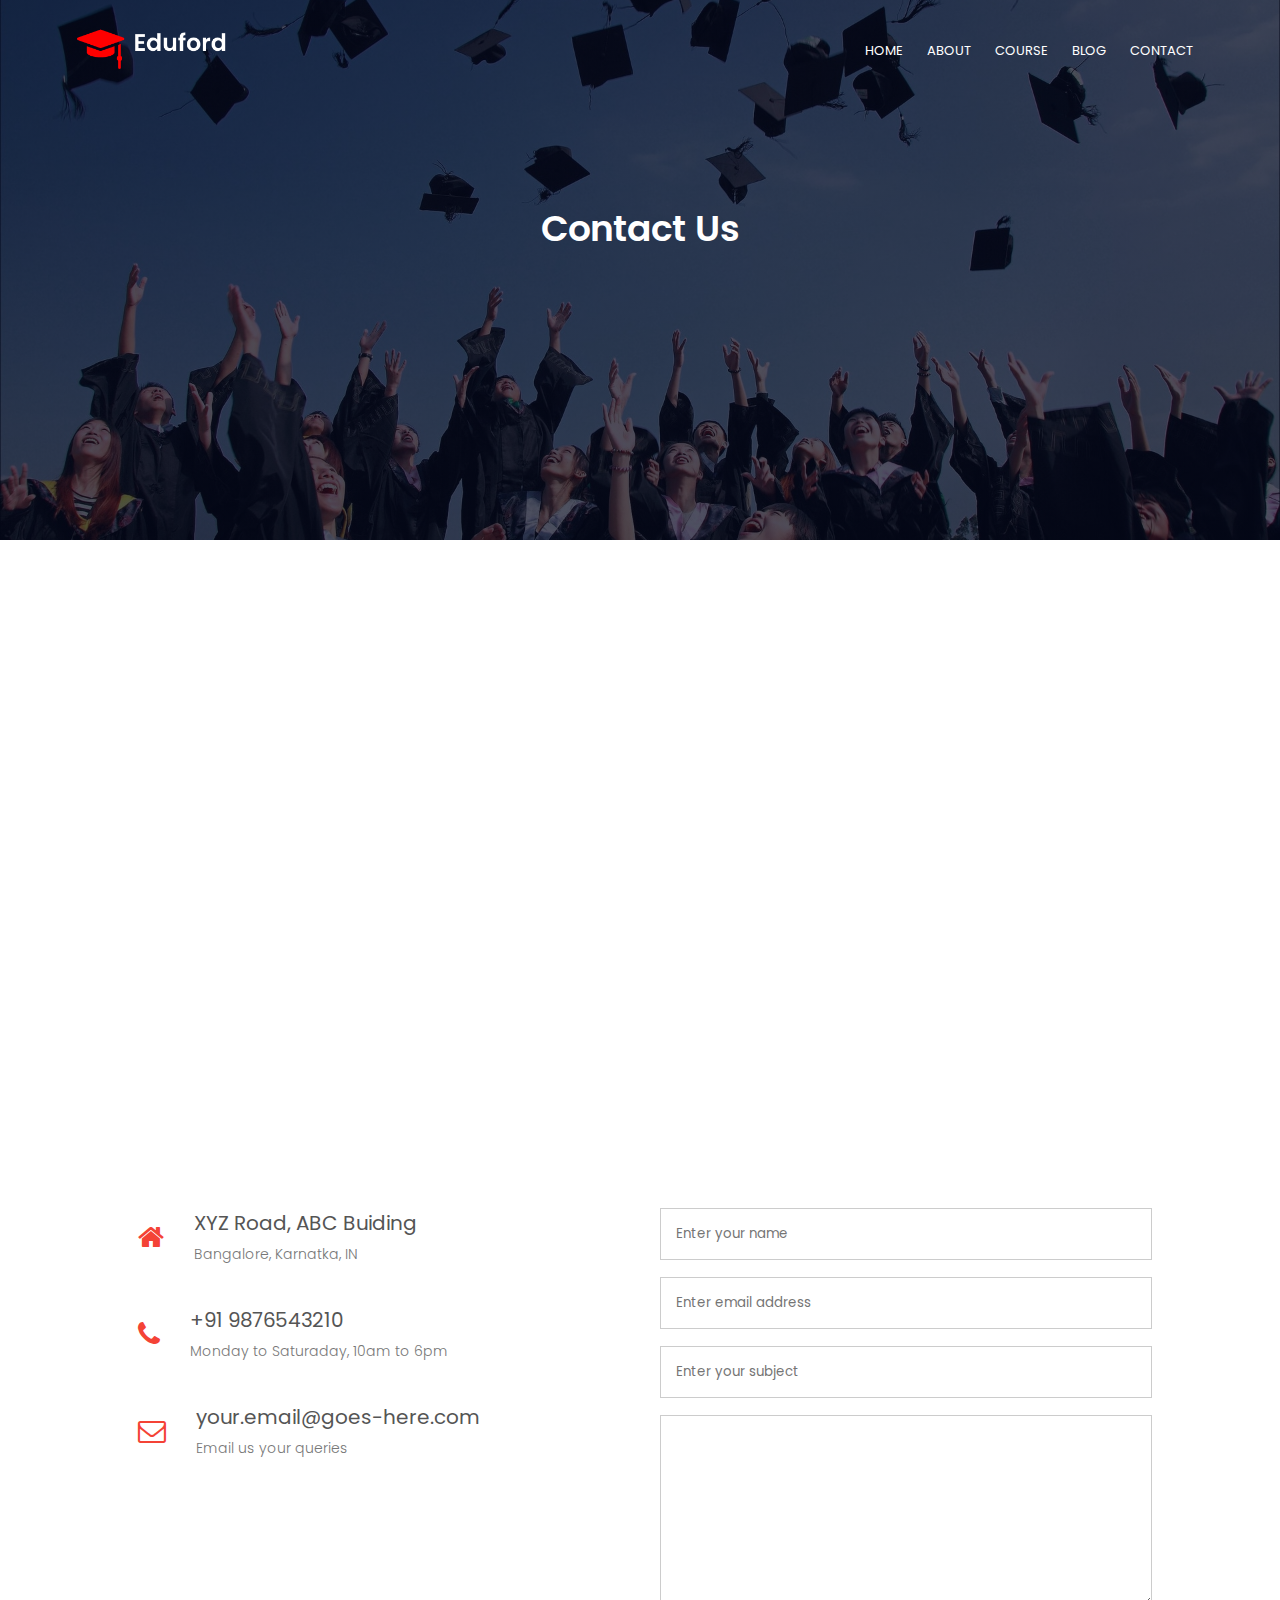
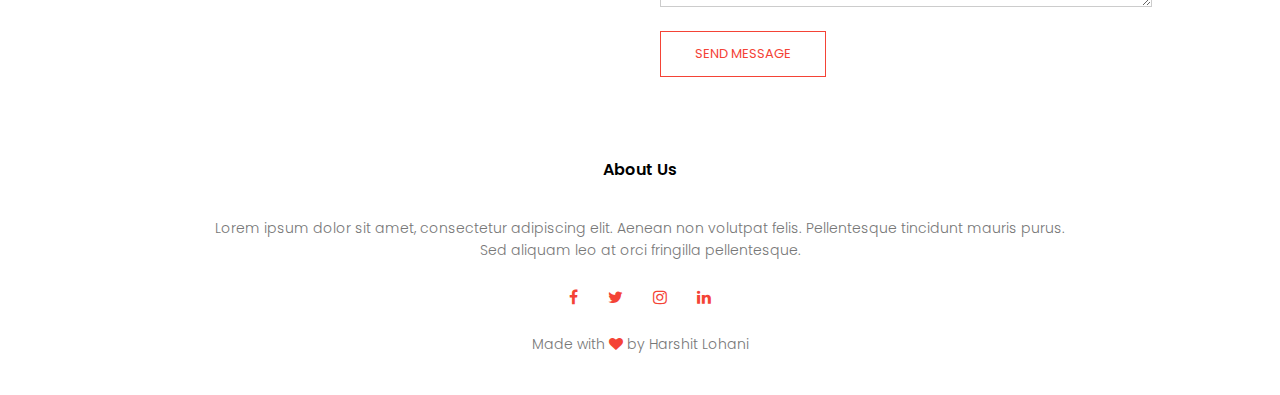
<file: Eduford/contact.html>
<!DOCTYPE html>
<!--START FROM HERE-->
<!--https://youtu.be/oYRda7UtuhA?t=2278-->

<!--
Lorem ipsum dolor sit amet, consectetur adipiscing elit. Aenean non volutpat felis. Pellentesque tincidunt mauris purus. Sed aliquam leo at orci fringilla pellentesque. Mauris volutpat, augue ac ullamcorper tincidunt, quam nulla sollicitudin dolor, non vehicula lectus justo id magna. Fusce id laoreet quam, efficitur scelerisque felis. Nulla facilisi. Praesent vitae ligula neque. Vestibulum porta sollicitudin elit vel elementum. Nulla facilisi.

Cras vel molestie lorem, quis laoreet nisi. Proin orci erat, dictum semper libero at, feugiat porttitor odio. In hac habitasse platea dictumst. Suspendisse fermentum venenatis mauris vitae auctor. Morbi suscipit cursus mauris eget rutrum. Duis vestibulum turpis sed nibh mattis, sit amet cursus mi commodo. Praesent et egestas risus. Vestibulum purus nunc, posuere ut nisi non, euismod tempor neque.
-->

<html>
<head>
    <meta name="viewport" content="width=device-width,initial-scale=1"> 
    <title>University Website Design</title>
    <link rel = "stylesheet" href = "styles.css">
    <link rel="preconnect" href="https://fonts.gstatic.com">
    <link href="https://fonts.googleapis.com/css2?family=Poppins:wght@100;200;300;400;600;700&display=swap" rel="stylesheet">
<!--    <link rel="stylesheet" href="https://cdn.jsdelivr.net/npm/@fortawesome/fontawesome-free@5.15.3/css/fontawesome.min.css">-->
    <link rel="stylesheet" href="https://cdnjs.cloudflare.com/ajax/libs/font-awesome/4.7.0/css/font-awesome.min.css">
</head>
<body>
    
<!----------------------------------header------------------------------>
<section class = "sub-header">
    <nav>
        <a href = "index.html"><img src = "images/logo.png"></a>
        <div class = "nav-links" id = "navLinks">
            <i class="fa fa-times" onclick = "hideMenu()"></i>
            <ul>
                <li><a href = "index.html">HOME</a></li>
                <li><a href = "about.html">ABOUT</a></li>
                <li><a href = "course.html">COURSE</a></li>
                <li><a href = "blog.html">BLOG</a></li>
                <li><a href = "contact.html">CONTACT</a></li>
            </ul>
        </div>
        <i class="fa fa-bars" onclick = "showMenu()"></i>
    </nav>

    <h1>Contact Us</h1>
</section>
<!----------------------------------header------------------------------>

    
<!--------------------------------contact us----------------------------->
<section class = "location">
    <iframe src="https://www.google.com/maps/embed?pb=!1m18!1m12!1m3!1d497699.9973874144!2d77.35074421903857!3d12.95384772557775!2m3!1f0!2f0!3f0!3m2!1i1024!2i768!4f13.1!3m3!1m2!1s0x3bae1670c9b44e6d%3A0xf8dfc3e8517e4fe0!2sBengaluru%2C%20Karnataka!5e0!3m2!1sen!2sin!4v1622885933744!5m2!1sen!2sin" width="600" height="450" style="border:0;" allowfullscreen="" loading="lazy"></iframe>
</section>
    
<section class = "contact-us">
    
    <div class = "row">
        <div class = "contact-col">
            <div>
                <i class = "fa fa-home"></i>
                <span>
                    <h5>XYZ Road, ABC Buiding</h5>
                    <p>Bangalore, Karnatka, IN</p>
                </span>
            </div>
            <div>
                <i class = "fa fa-phone"></i>
                <span>
                    <h5>+91 9876543210</h5>
                    <p>Monday to Saturaday, 10am to 6pm</p>
                </span>
            </div>
            <div>
                <i class = "fa fa-envelope-o"></i>
                <span>
                    <h5>your.email@goes-here.com</h5>
                    <p>Email us your queries</p>
                </span>
            </div>
        </div>
        <div class = "contact-col">
            <form action = "formhandler.php" method = "post">
                <input type = "text" name = "name" placeholder = "Enter your name" required>
                <input type = "email" name = "email" placeholder = "Enter email address" required>
                <input type = "text" name = "subject" placeholder = "Enter your subject" required>
                <textarea rows = "8" name = "message" placeholder = "Message" required>
                </textarea>
                <button type = "submit" class = "hero-btn red-btn">SEND MESSAGE</button>
            </form>             
        </div>
    </div>
</section>
<!--------------------------------contact us----------------------------->

<!--------------------------------- Footer ------------------------------->
<section class = "footer">
    <h4>About Us</h4>
    <p>Lorem ipsum dolor sit amet, consectetur adipiscing elit. Aenean non volutpat felis. Pellentesque tincidunt mauris purus.<br> Sed aliquam leo at orci fringilla pellentesque.</p>
    
    <div class = "icons">
        <i class = "fa fa-facebook"></i>
        <i class = "fa fa-twitter"></i>
        <i class = "fa fa-instagram"></i>
        <i class = "fa fa-linkedin"></i>
    </div>
    <p> Made with <i class = "fa fa-heart"></i> by Harshit Lohani </p>
</section>
<!--------------------------------- Footer ------------------------------->


    
    
<!----------------------Java Script for toggle Menu----------------------->
<script>
    var navLinks = document.getElementById("navLinks");
    function showMenu(){
        navLinks.style.right = "0px";
    }
    function hideMenu(){
        navLinks.style.right = "-200px";
    }


</script>
<!----------------------Java Script for toggle Menu----------------------->

</body>
</html>
</file>
<file: Aarohan/style.css>
body{
	margin : 0px;
	font-family: "Segoe UI", sans-serif;
}



.header{
	text-transform: uppercase;
	/*float: top;*/
	/*padding: 30px 45px;*/
	/*height: 140px;*/
	width: 100%;
	/*	border: 1px solid black;*/
}

.first-line{
	padding: 15px 45px;
	/*margin-top: 15px;*/
}

.logo{
	font-size: 30px;
	line-height: 50px;
	/*border: 1px solid black;*/
	display: inline-flex;
}

.register-button{
	/*transform: 20%;*/
	position: center;
	text-align: center;
	font-size: 18px;
	font-weight:600;
	border-radius: 20px;
	/*height: 20px;*/
	border: 2px solid black;
	padding: 5px 25px;
	/*line-height: 12px;*/
	/*margin: 5px;*/
	margin: 5px 0px;
	display: inline-flex;
	float: right;
}

.underline1
{
	/*position: absolute;*/
	left: 90px;
	width: 45px;
	height: 3px;
	background: #000000 0% 0% no-repeat padding-box;
	border-radius: 2px;
	opacity: 1;
}

.underline2
{
	/*position: absolute;*/
	left: 90px;
	width: 25px;
	height: 3px;
	background: #000000 0% 0% no-repeat padding-box;
	border-radius: 2px;
	opacity: 1;
}

.second-line
{
	padding: 5px 45px;
	/*border: 1px solid black;*/
	/*display: inline-flex;*/
	margin-bottom: 15px;
}	

.links
{
	display: inline-flex;
}
#header-links
{
	font-size: 18px;
	font-weight: 500;
	padding: 0px 50px 5px 0px;
	color: #808080;
}
#header-links-active
{
	font-size: 18px;
	font-weight: 700;
	padding: 0px 50px 5px 0px;
	color: black;
}

.hero
{
	background-image: url("Background1.png");
	background-repeat: no-repeat;
	background-size: cover;
	width: 100%;
	height: 80%;
	color: white;
	/*position: relative;*/
	top: 300px;
}

.hero-text
{
	padding: 140px 45px;
	/*border: 2px solid white;*/
	width: 50%;
	height: 50%;
}

.underline3
{
	left: 90px;
	width: 35px;
	height: 3px;
	background: #ffffff 0% 0% no-repeat padding-box;
	border-radius: 2px;
	opacity: 1;	
}

.hero-text #pre-title{
	font-size: 14px;
	font-weight: 600;
	text-transform: uppercase;
	/*color: white;*/
	/*border: 1px solid white;*/
	padding: 10px 0px;
}

.title{
	text-transform: uppercase;
	font-size: 50px;
	padding-top: 20px;
	padding-bottom: 0px;
}

.hero-text .subtitle
{
	font-size: 24px;
	text-transform: uppercase;
	letter-spacing: 10px;
	font-weight: 300;
	padding: 5px 0px;
}

.sub-subtitle{
	width: 85%;
	padding: 15px 0px;
	font-size: 18px;
	font-weight: 400;
}

.more-button{
	/*transform: 20%;*/
	position: center;
	text-align: center;
	font-size: 18px;
	font-weight:500;
	border-radius: 20px;
	height: 20px;
	border: 1.5px solid white;
	padding: 7px 29px;
	line-height: 20px;
	margin-top: 30px;
	display: inline-flex;
	float: left;
	text-transform: uppercase;
}
</file>
<file: Beaches/style.css>
@import url('https://fonts.googleapis.com/css2?family=Lato:ital,wght@0,100;0,300;0,400;0,700;0,900;1,100;1,300;1,400;1,700;1,900&display=swap');

body{
    font-family: Lato, sans-serif;
    font-size: 12px;
    margin: 0px;
/*    overflow-x: hidden;*/
    width: 100v2;
}

.hero-container{
    text-transform: uppercase;
    background-image: url(Background.jpg);
    background-size: cover;
    background-position: bottom;
    width: 100%;
    height: 100%;
    display: flex;    
    flex-flow: column nowrap;
}

.header-container{
    margin-top: 6.5vh;
    width: 100%;
    display: flex;
    flex-flow: row wrap;
}

.title{
    width: 100%;
    font-size: 30px;
    text-align: center;
    margin: 1em 0px;
}

.header-links-container{
    width: 100%;
    display: flex;
    flex-flow: row wrap;
    justify-content: center;
}

.header-link{
    margin: 0.5em 3vw;
    text-transform: uppercase;
    font-weight: 400;
    font-size: 16px;
    line-height: 16px;
    transition: font-size 0.5s;
/*    width: 5vw;*/
}

.cta{
    border: 2px solid black;
    width: auto;
    font-size: 16px;
    line-height: 16px;
    font-weight: 500;
    padding: 16px 32px;
    text-align: center;
    margin: 20vh auto;
    align-self: center;
}
    

.section2{
    height: 130vh;
    padding: 0px;
    margin: 0px;
    width: 100%;
}

.heading2-container{
    margin-top: 25vh;
}

.heading{
    text-transform: uppercase;
    width: 100%;
    font-size: 24px;
    line-height: 24px;
    font-weight: 600;
    text-align: center;
    letter-spacing: 2px;
    padding: 8px 0px;
/*    margin: 0.5em 0;*/
}

.sub-heading{
    font-size: 16px;
    font-weight: 500;
    width: 100%;
    line-height: 16px;
    text-align: center;
/*    margin: 0.25em 0;*/
    padding: 4px 0px;
}

.image-flex{
    margin: 5vh auto;
    display: flex;
    flex-flow: column wrap;
    justify-content: flex-start;
    align-content: center;
    height: 650;
    overflow-x: hidden;
}

img{
    margin: 10px;
}

.about-us{
    background-color: #F0F6F6;
/*    height: 85vh;*/
}

.content{
    color: rgb(80, 80, 80);
    font-size: 16px;
    font-weight: 400;
/*    line-height: 20px;  */
    text-align: center;
    width: 60vw;
    padding: 10vh 1em;
/*    padding-bottom: 20vh;*/
    margin: 0 auto;
}

.sub-heading2{
    font-size: 18px;
    font-weight: 600;
    width: 100%;
    text-align: center;
    margin: 0.25em 0;
}

.footer{
    height: 25vh;
    width: 100%;
    background-image: url(Footer2.jpg);
    background-size: cover;
    background-position: bottom;
}


/*
* {
  background: #000 !important;
  color: #0f0 !important;
  outline: solid #f00 1px !important;
}
*/

img:hover{
    opacity: 50%;
}

.header-link:hover{
    text-decoration: underline;
}


@media only screen and (max-width: 800px) {
    .content{
    width: 80vw;
    }
}
</file>
<file: Eduford/styles.css>
*{
    margin: 0;
    padding: 0;
    font-family: 'Poppins', sans-serif;
}

.header{
    min-height: 100vh;
    width: 100%;
    background-image: linear-gradient(rgba(4, 9, 30, 0.7), rgba(4, 9, 30, 0.7)), url(images/banner.png);
    background-position: center;
    background-size: cover;
    position: relative;
    overflow: hidden;
}   

nav{
    display: flex;
    padding: 2% 6%;
    justify-content: space-between;
    align-items: center;
} 
    

nav img{
    width: 150px;
}

.nav-links{
    flex: 1;
    text-align: right;
}

.nav-links ul li{
    list-style: none;
    display:inline-block;
    padding: 8px 10px;
    position: relative;
}
    
.nav-links ul li a{
    color: white;
    text-decoration: none;
    font-size: 13px;
}

.nav-links ul li::after{
    content: '';
    width: 0%;
    height: 2px;
    background: #f44336;
    display: block;
    margin: auto;
    transition: 0.5s;
}

.nav-links ul li:hover::after{
    width: 100%;
}

.text-box{
    width: 90%;
    color: white;
    position: absolute;
    top: 50%;
    left: 50%;
    transform: translate(-50%, -50%);
    text-align: center;
}

.text-box h1{
    font-size: 62px;
}

.text-box p{
    margin: 10px 0px 40px;
    font-size: 14px;
    color: white;
}

.hero-btn{
    display: inline-block;
    text-decoration: none;
    color:white;
    border: 1px solid white;
    padding: 12px 34px;
    font-size: 13px;
    background: transparent;
    position: relative;
    cursor: pointer;
}

.hero-btn:hover{
    border: 1px solid #f44336;
    background: #f44336;
    transition: 1s;
}

nav .fa{
    display: none;
}

@media(max-width: 700px){
    .text-box h1{
        font-size: 20px;
    }
    
    .nav-links ul li{
        display: block;
    }
    
    .nav-links{
        position: fixed;
        background: #f44336;
        height: 100vh;
        width: 200px;
        top: 0;
        right: -200px;
        z-index: 2;
        text-align: left;
        transition: 1s
    }
    
    nav .fa{
        display: block;
        color: white;
        margin: 10px;
        font-size: 22px;
        cursor: pointer;
    }
    .nav-links ul{
       padding: 30px;
        
    } 
}
    
/*------course-------*/

.course{
    width: 80%;
    margin: auto;
    text-align:center;
    padding-top: 100px;
}

h1{
    font-size: 36px;
    font-weight: 600;
}

p{
    color: #777;
    font-size: 14px;
    font-weight: 300;
    line-height: 22px;
    padding: 10px;
}
    
.row{
    margin-top: 5%;
    display: flex;
    justify-content: space-between;
}

.course-col{
    flex-basis: 31%;
    background: #fff3f3;
    border-radius: 10px;
    margin-bottom: 5%;
    padding: 20px 12px;
    box-sizing: border-box;
    transition: 0.5s;
}

h3{
    text-align:center;
    font-weight: 600;
    margin: 0;
}

.course-col:hover{
    box-shadow: 0 0 20px 0px rgba(0, 0, 0, 0.2);
}

@media(max-width: 700px){
    .row{
        flex-direction: column;
    }
}

/*----campus-----*/
    
.campus{
    width: 80%;
    margin: auto;
    text-align: center;
    padding-top: 50px;
}

.campus-col{
    flex-basis: 32%;
    border-radius: 10px;
    margin-bottom: 30px;
    position: relative;
    overflow: hidden;
}

.campus-col img{
    width: 100%;
    display: block;
    
}

.layer{
    background: rgba(226, 0, 0, 0.0);
    height: 100%;
    width: 100%;
    position: absolute;
    top: 0;
    left: 0;
    transition: 0.5s
}

.layer:hover{
    background: rgba(226, 0, 0, 0.6);
}

.layer h3{
    width: 100%;
    font-weight: 500;
    color: white;
    font-size: 26px;
    bottom: 0;
    left: 50%;
    transform: translateX(-50%);
    position: absolute;
    opacity: 0;
    transition: 0.5s;
}

.layer:hover h3{
    bottom: 49%;
    opacity: 1;
}


/*------facilities------*/


.facilities{
    width: 80%;
    margin: auto;
    text-align: center;
    padding-top: 100px;
}

.facilities-col{
    flex-basis: 31%;
    border-radius: 10px;
    margin-bottom: 5%;
    text-align: left;
}

.facilities-col img{
    width: 100%;
    border-radius: 10px;
    transition: 0.5s;
}

.facilities-col:hover img{
    
}


.facilities-col p{
    padding: 0;
}

.facilities-col h3{
    margin-top: 16px;
    margin-bottom: 15px;
    text-align: left;
}

/*-----testimonials----------*/


.testimonials{
    width: 80%;
    margin: auto;
    text-align: center;
    padding-top: 100px;
}

.testimonials-col{
    flex-basis: 44%;
    border-radius: 10px;
    margin-bottom: 5%;
    text-align: left;
    background: #fff3f3;
    padding: 25px;
    cursor: pointer;
    display: flex;
    transition: 0.5s;
}

.testimonials-col:hover{
    box-shadow: 0 0 20px 0px rgba(0, 0, 0, 0.2);
    cursor: pointer;
}

.testimonials-col img{
    height: 40px;
    margin-left: 5px;
    margin-right: 30px;
    border-radius: 50%;
}

.testimonials-col p{
    padding: 0;
}

.testimonials-col h3{
    text-align: left;
    margin-top: 15px;
}

.testimonials-col .fa{
    color: #f44336;
}

@media(max-width: 700px){
    .testimonials-col img{
        margin-left: 0px;
        margin-right: 15px;
    }
}


/*--------Call To Action------*/
.cta{
    width: 80%;
    text-align: center;
    margin: 100px auto;
    padding: 100px 0;
    background-image: linear-gradient(rgba(0, 0, 0, 0.7), rgba(0, 0, 0, 0.7)), url(images/banner2.jpg);
    background-position: center;
    background-size: cover;
    border-radius: 10px;
}

.cta h1{
    color: white;
    padding: 0;
    margin-bottom: 40px;
}
    
@media(max-width: 700px){
    .cta h1{
        font-size: 24px;
    }
}


/*-------footer------*/
.footer{
    width: 100%;
    margin: auto;
    text-align: center;
    padding: 30px 0;
}

.footer h4{
    margin-top: 20px;
    margin-bottom: 25px;
    font-weight: 600;
}

.icons .fa{
    color: #f44336;
    margin: 0 13px;
    cursor: pointer;
    padding: 18px 0;
}

.footer .fa{
    color: #f44336;
}





/*subheader*/
.sub-header{
    height: 60vh;
    width: 100%;
    background-image: linear-gradient(rgba(4, 9, 30,0.7), rgba(4, 9, 30,0.7)), url(images/background.jpg);
    background-position: center;
    background-size: cover;
    text-align: center;
    color: white;
}

.sub-header h1{
    margin-top: 100px;
}

.about-us{
    width: 80%;
    margin: auto;
    padding-top: 80px;
    padding-bottom: 50px;
}

.about-col{
    flex-basis: 48%;
    padding: 30px 2px;
}

.about-col img{
    width: 100%;
}

.about-col h1{
    padding-top: 0px;

}

.about-col p{
    padding: 15px 0 25px;
}

.red-btn{
    border: 1px solid #f44336;
    background: transparent;
    color: #f44336;
}

.red-btn:hover{
    color: white;
}


/*blog page*/
.blog-content{
    width: 80%;
    margin : auto;
    padding 60px 0;
}

.blog-left{
    flex-basis: 65%;
}

.blog-left img{
    width: 100%;
}

.blog-left h2{
    color: #222;
    font-weight: 600;
    margin: 30px 0px;
}

.blog-left p{
    color: #999;
    padding: 0;
}

.blog-right{
    flex-basis: 32%;
}

.blog-right h3{
    background-color: #f44336;
    font-size: 16px;
    color: white;
    padding: 7px 0px;
    margin-bottom: 20px;
}


.blog-right div{
    display: flex;
    align-items: center;
    justify-content: space-between;
    color: #555;
    padding: 8px;
    box-sizing: border-box;
}


.comment-box{
    border: 1px solid #ccc;
    margin: 50px 0;
    padding: 10px 20px;
}

.comment-box h3{
    text-align: left;
}

.comment-form input, .comment-form textarea{
    width: 100%;
    padding: 10px;
    margin: 15px 0;
    box-sizing: border-box;
    border: none; 
    outline: none;
    background: #f0f0f0;
}
    

.comment-form button{
    margin: 10px 0;
}


@media(max-width: 700px){
    .sub-header h1{
        font-size: 24px;
    }
}

/*contact us page*/
.location{
    width:  80%;
    margin: auto;
    padding: 80px 0px;
}


.location iframe{
    width: 100%;
}


.contact-us{
    width: 80%;
    margin: auto;
}

.contact-col{
    flex-basis: 48%;
    margin-bottom: 30px;
}

.contact-col div{
    display:flex;
    align-items: center;
    margin-bottom: 40px;
}

.contact-col div .fa{
    font-size: 28px;
    color: #f44336;
    margin: 10px;
    margin-right: 30px;
}

.contact-col div p{
    padding: 0px;
}

.contact-col div h5{
    font-size: 20px;
    margin-bottom: 5px;
    color: #555;
    font-weight: 400;
}

.contact-col input, .contact-col
textarea{
    width: 100%;
    padding: 15px;
    margin-bottom: 17px;
    outline: none;
    border: 1px solid #ccc;
    box-sizing: border-box;
}
</file>
<file: Music Festival/style.css>
body{
    font-family: lato, sans-serif;
    margin: 0px;    
}

.hero{
/*    background: black;*/
    background-image: url(Hero.jpg);
    height: 80vh;
    background-size: cover;
    background-position: center;

}

.hero-container{
    height: 100%;
    width: 60vw;
    margin: auto;
    display: flex;
    flex-flow: column wrap;
    justify-content: center;
}

.hero-header{
    margin: 1em 0;
    text-transform: uppercase; 
    width: 15em;
    
}

.hero-header>.sub-heading{
    font-size: 18px;
    font-weight: 500;
    color: white;
    margin: 0.25em 0px;
}

.hero-header>.heading{
    font-size: 50px;
    line-height: 50px;
    font-weight: 900;
    color: white;
    margin: 0.1em 0px;
}

.section-1{
    width: 100%;
/*    height: 100vh;    */
    display: flex;
    flex-flow: column nowrap;
    align-content: center;
    justify-content: flex-start;
    background: black;
    padding: 0;
/*    border: 0px;    */
}

.heading-main{
    width: 100%;
    font-weight: 900;
    text-align: center;
    color: white;
    font-size: 24px;
    padding-top: 1em;
    padding-top: 2em;
    text-transform: uppercase;
}

.card-container{
    width: 100%;
    margin: 1em 0;
    display: flex;
    flex-flow: row wrap;
    justify-content: center;
}

.card{
    margin: 1em 1em;
    width: 15em;
    height: 25em;
    border-radius: 10px;
    display: flex;
    flex-flow: column wrap;
    justify-content: space-between;
    text-align: center;
    padding: 1em 1em;
    background-image: url(Ticket2.jpg);
    background-size: cover;
    color: white;
    transition: background-size 0.3s;
}


.card-head{
    font-size: 22px;
    text-transform: uppercase;
    padding: 0.5em 0;
/*    margin: 1em 0px;*/
}

.price{
    font-size: 40px;
    line-height: 40px;
    margin: 0.7em 0;
}

.button{
    border: 2px solid white;
    padding: 0.5em 1em;
    text-transform: uppercase;
    margin: 1em 0;
    cursor: pointer;
}




.card-info-1{
    font-size: 12px;
    margin: 1em 0;
}

.card-info-2{
    font-size: 10px;
    margin: 0.5em 0;
}

.content{
    color: white;
    width: 100%;
    text-align: center;
    margin: 3em 0;
}

.side-padded{
    padding: 0 1em;
}


.border-gradient {
    border: 10px solid;
    border-image-slice: 1;
    border-width: 5px;
    width: auto;
}

.left{
    text-align: left;
}

.cta{
    border-image-source: linear-gradient(to left, #00C853, #B2FF59);
    padding: 0.8em 1.2em;
    font-size: 20px;
    line-height: 20px;
    text-transform: uppercase;
    font-weight: 600;
    float: left;
    color: white;
    cursor: pointer;
}


.timeline{
    width: 100%;
/*    height: 100vh;*/
    background-image: url(Timeline.jpg);
    background-size: cover;
    background-position: top;
    display: flex;
    flex-flow: row wrap;
    justify-content: center;
}

.box-1{
    width: 60vw;
/*    height: 50vh;*/
    margin: auto;
    padding: 10em 0;
/*    border: 1px solid black;*/
}

.box-2{
    width: 50%;
/*    height: 100%;*/
    float: right;    
/*    border: 1px solid black;*/
}

.timeline-content{
    display: flex;
    flex-flow: row nowrap;
/*    justify-content: space-between;*/
/*    padding: 0.0em;*/
    color: white;

}

.icon-container{
    height: 100%;
    display: flex;
    flex-flow: column wrap;
    padding: 0 1em;
}


.icon-circle{
    margin: 4px;
    width: 8px;
    height: 8px;
    border-radius: 32px;
/*    background-color: red;*/
    border: 4px solid orangered;
}

.icon-line{
    width: 4px;
    height: 3em;
/*    border-radius: 32px;*/
    margin: 4px auto;
    background-color: orangered;
/*    border: 6px solid red;*/
}

.timeline-content>.year{
    font-size: 24px;
}

.timeline-content>.timeline-text{
    width: 70%;
}

.gallery-section{
/*    height: 60vw;*/
    background: black;
    padding: 3em 0;
}

.full-height{
    height: auto;
}

.grid-container{
    padding: 2em 0;
    margin: auto;
    display: flex;
    flex-flow: row wrap;
    justify-content: center; 
    align-content: center;
    height: 60vw;
    width: 60vw;
/*    border: 1px solid white;*/
}

.grid-image{
    background: black;
/*    border: 1px solid red;*/
    width: 33%;
    height: 33%;
    overflow: hidden;
}

img{
    width: 100%;
    height: 100%;
    object-fit: cover;  
    transition: transform 0.3s;
/*    image-resolution: snap;*/
}

.grid-image>img{
    opacity: 50%;
}
    
.gallery-section>.button{
    width: auto;
    color: white;   
    margin: auto;
    width: 10em;
    text-align: center;
    font-size: 20px;
}


.footer{
/*    padding-top: 3em;*/
    height: 20vh;
    width: 100%;
    overflow: hidden;
}

.grid-image>img:hover{
    transform: scale(1.3);
    opacity: 100%;
}






@media   screen and (max-width: 600px){
    
    .hero{
        height: 120vh;
    }
    
    .box-2{
        width: 100%;
    }
    
    .timeline{
        background: black;
    }
    
    .grid-container{
        width: 100vw;
        height: 100vw
    }
    
    .grid-image>img:hover{
        transform: scale(1);
    }
    
    .grid-image>img{
        opacity: 100%;
    }
}
</file>
<file: RealPhone/styles.css>
*{
    margin: 0px;
    padding: 0px;
    font-family: sans-serif;
}

.main{
    width: 100%;
    height: 100vh;
    position: relative;
    overflow: hidden;
    background: linear-gradient(to right, #9c27b0, #8ecdff);
}

nav{
    width: 80%;
    position: sticky;
    margin: 20px auto;
    z-index: 1;
    display: flex;
    align-items: center;
}

.logo{
    flex-basis: 20%;
}

.logo img{
    width: 150px;
}

.nav-links{
    flex: 1;
    text-align: right;
}

.nav-links ul li{
    list-style: none;
    display: inline-block;
    margin: 0 20px;
}

.nav-links ul li a{
    color: #fff;
    text-decoration: none;
}

.information{
    width: 1000px;
    height: 1000px;
    position: absolute;
    top: 50%;
    left: -10%;
    transform: translateY(-50%);
}

#circle{
    width: 1000px;
    height: 1000px;
    position: absolute;
    top: 0%;
    left: 0%;
    border-radius: 50%;
/*    background: #ccc;*/
    transform: rotate(1deg);
    transition: 1s;
}

.feature img{
    width: 70px;
}

.feature{
    position: absolute;
    display: flex;
    color: white;
}

.feature div{
    margin-left: 30px;
}

.feature div p{
    margin-top: 8px;
}

.one{
    top: 450px;
    right: 50px;
}
.two{
    top: 150px;
    left: 350px;
    transform: rotate(-90deg);
}
.three{
    bottom: 450px;
    left: 50px;
    transform: rotate(-180deg);
}
.four{
    bottom: 150px;
    right: 350px;
    transform: rotate(-270deg);
}

.mobile{
    width: 200px;
    position: absolute;
    top: 50%;
    left: 35%;
    z-index: 1;
    transform: translateY(-50%);
}

.controls{
    position: absolute;
    top: 50%;
    right: 10%;
    transform: translateY(-50%);
    text-align: center;
}

.controls h3{
    margin: 15px 0px;
    color: white;
}

#upBtn{
    width: 15px;
    cursor: pointer;
}
  
#downBtn{
    width: 15px;
    cursor: pointer;
    transform: rotate(180deg);
}

.overlay{
    width: 0;
    height: 0;
    border-top: 500px solid white;
    border-right: 500px solid transparent;
    border-bottom: 500px solid white;
    border-left: 500px solid white ;
    position: absolute;
    top: 0;
    left: 0;
    
};
</file>
<file: Register/style.css>
@import url('https://fonts.googleapis.com/css2?family=Raleway:ital,wght@0,100;0,200;0,300;0,400;0,500;0,531;0,600;0,700;0,800;0,900;1,100;1,200;1,300;1,400;1,500;1,531;1,600;1,700;1,800;1,900&display=swap');

@import url('https://fonts.googleapis.com/css2?family=Nunito:ital,wght@0,200;0,300;0,400;0,600;0,700;0,800;0,900;1,200;1,300;1,400;1,600;1,700;1,800;1,900&display=swap');

body{
    font-family: "Raleway", "Nunito", "Poppins", sans-serif;
    background-color: white;
    padding: 0px;
    margin: 0px;
    background-image: url(assets/images/background-1-blurred.jpg);
    background-size: auto;
    background-repeat: no-repeat;
}


.background{
    height: 100%;
    width: 100%;
    padding: 0px;
    margin: 0px;
    display: flex;
    background-image: url(assets/images/background-1.png);
    background-size: cover;
    background-repeat: no-repeat;
    filter: blur(8px);
}

.box-container{
    display: flex;
    height: 100%;
    width: 100%;
    align-items: center;
    justify-content: center;
}

.box{
    height: 87%;
    width: 75%;
    display: flex;
    box-shadow: 0px 0px 30px rgba(0, 0, 0, 0.5);
}

.image-box{
    height: 100%;
    width: 45%;
    display: inline-flex;
/*    border: 1px solid red;*/
    background-image: url(assets/images/background-1.png);
    background-size: cover;
    background-position: left;
    background-repeat: no-repeat;
/*    flex-shrink: 3;*/
}

.signup-box{
/*    height: 100%;*/
    width: 65%;
    background-color: white;
/*    border: 1px solid red;*/
/*    padding: 40px 64px;*/
/*    margin: auto;*/
    padding: 5% 48px;
    overflow: hidden;
}

.header{
    font-size: 30px;
    font-weight: 700;
}

.icon-language-en{
    text-align: center;
    color: white;
    font-weight: 700;
    line-height: 32px;
    font-size: 12px;
    float: right;
    border-radius: 32px;
    height: 32px;
    width: 32px;
    background-color: #175dd0;
    display: inline-block;
    margin: 4px 0px 4px 8px;
    cursor: pointer;

/*    margin-left: 15 */
}

.icon-language-ja{
    text-align: center;
    color: grey;
    font-weight: 700;
    line-height: 32px;
    font-size: 12px;
    float: right;
    border-radius: 32px;
    height: 32px;
    width: 32px;
    background-color: rgba(0, 0, 0, 0.2);
    display: inline-block;
    margin: 4px 0px 4px 8px;
    cursor: pointer;
/*    margin-left: 15 */
}

.bar{
    width: 40px;
    height: 6px;
    border-radius: 6px;
    background-color: #175dd0;
    margin: 8px 0px;
}

.content-flex{
    display: flex;
    width: 100%;
    height: 100%;
/*    border: 1px solid black;*/
    justify-content: space-between;
    flex-wrap: wrap;
    align-content: flex-start;
}

.input-container{
    width: 47%;
    padding: 8px 0px;
}

.input-container-label{
    width: 100%;
    padding: 8px 0px;
}

.input-container-radio{
    width: 100%;
    padding: 12px 0px;
/*    border: 1px solid black;*/
}

.radio-container-1{
    width: 95%;
    display: flex;
    flex-flow: row wrap;
    justify-content: space-between;
/*    border: 1px solid black;*/
}

.radio-container-2{
    display: flex;
    flex-flow: row nowrap;
    justify-content: flex-start;
    align-content: center;
    align-items: center;
/*    border: 1px solid black;*/
}


label{
    font-size: 14px;
    font-weight: 700;
    padding: 0px;
    padding-bottom: 8px;
    display: block;
    color: rgba(0, 0, 0, 0.9);

}

.input{
    width: 100%;
    height: 32px;
    border-radius: 5px;
    border-color: rgba(0, 0, 0, 0.25);
    border-width: 1px;
/*    box-shadow: 0px 8px 11px rgba(0, 0, 0, 0.1);*/
/*    padding: 16px;*/
    padding: 4px 8px;
    font-size: 16px;
    line-height: 16px;
}

.input-invalid{
    width: 100%;
    height: 32px;
    border-radius: 5px;
    border: 1.5px solid red;
/*    box-shadow: 0px 8px 11px rgba(0, 0, 0, 0.1);*/
/*    padding: 16px;*/
    padding: 4px 8px;
    font-size: 16px;
    line-height: 16px;
}

.input-valid{
    width: 100%;
    height: 32px;
    border-radius: 5px;
    border: 1.5px solid #175dd0;
/*    box-shadow: 0px 8px 11px rgba(0, 0, 0, 0.1);*/
/*    padding: 16px;*/
    background-color: rgb(232, 240, 254);
    padding: 4px 8px;
    font-size: 16px;
    line-height: 16px;
}




input[type = radio]{
    font-size: 16px;
    height: 16px;
    width: 16px;
    padding-bottom: 4px;
    padding-right: 8px;
    margin: 8px 0px;
/*    line-height: 16px;*/
}


label.label-inline{
    display: flex;
    align-content: flex-end;
    line-height: 16px;
    padding: 0px 8px;
}

.button{
    display: flex;
    justify-content: space-between;
    height: 48x;
    width: 100%;
    margin: 16px 0;
    background-color: #175dd0;
    color: white;
    border-radius: 24px;
    box-shadow: 0px 5px 10px rgba(23, 93, 208, 0.5);
    cursor: pointer;
    }

.button-text{
    font: 20px;
    font-weight: 500;
    line-height: 48px;
    text-align: center;
}

.icon-next{
    width: 20px;
    height: 16px;
    margin: 14px 24px;
}

.icon-image{
    object-fit: contain;
    margin: auto;
}

.sign-in-text{
    font-size: 13px;
    font-weight: normal;
    margin: 16px 0px;
    color: rgba(0, 0, 0, 0.5);
}

a.href-signin{
    color: #175dd0;
}

::placeholder{
    color: grba(0, 0, 0, 0.3);
    font-size: 14px;
    font-weight: 500;
    line-height: 14px;
}

/*.input-error{*/
    


@media screen and (max-width: 800px) {
    body{
        background-image: url(assets/images/background-1.png);
        background-position: center;
        background-size: cover;
    }
    .box{
    width: 85%;
    height: 100%;
    justify-content: center;
    }
    .input-container{
    width: 100%;    
    }
    .signup-box{
        padding: 32px 16px;
        width: 100%;
        height: auto;
        overflow: scroll;
    }
    .image-box{
        height: auto;
        width: 0%;
    }
}
</file>
<file: Regsiter Page Using Blur/style.css>
@import url('https://fonts.googleapis.com/css2?family=Raleway:ital,wght@0,100;0,200;0,300;0,400;0,500;0,531;0,600;0,700;0,800;0,900;1,100;1,200;1,300;1,400;1,500;1,531;1,600;1,700;1,800;1,900&display=swap');

@import url('https://fonts.googleapis.com/css2?family=Nunito:ital,wght@0,200;0,300;0,400;0,600;0,700;0,800;0,900;1,200;1,300;1,400;1,600;1,700;1,800;1,900&display=swap');

body{
    font-family: "Raleway", "Nunito", "Poppins", sans-serif;
    background-color: white;
    padding: 0px;
    margin: 0px;
    background-image: url(assets/images/background-1-blurred.jpg);
    background-size: 100%;
    background-repeat: no-repeat;
}

.background{
    height: 100%;
    width: 100%;
    padding: 0px;
    margin: 0px;
    display: flex;
    background-image: url(assets/images/background-1.png);
    background-size: cover;
    background-repeat: no-repeat;
    filter: blur(8px);
}

.box-container{
    display: flex;
    height: 100%;
    width: 100%;
    align-items: center;
    justify-content: center;
}

.box{
/*
    position: absolute;
    top: 50%;
    left: 50%;
    transform: translate(-50%, -50%);
    z-index: 2;
*/
    height: 87%;
    width: 75%;
    display: flex;
    box-shadow: 0px 0px 30px rgba(0, 0, 0, 0.5);
/*    border: 1px solid black;*/
}

.image-box{
    height: 100%;
    width: 45%;
    display: inline-flex;
/*    border: 1px solid red;*/
    background-image: url(assets/images/background-1.png);
    background-size: cover;
    background-position: left;
    background-repeat: no-repeat;
}

.signup-box{
/*    height: 100%;*/
    width: 55%;
    background-color: white;
/*    border: 1px solid red;*/
/*    padding: 40px 64px;*/
/*    margin: auto;*/
    padding: 5% 48px;
    overflow: hidden;
}

.header{
    font-size: 30px;
    font-weight: 700;
}

.icon-language-en{
    text-align: center;
    color: white;
    font-weight: 700;
    line-height: 32px;
    font-size: 12px;
    float: right;
    border-radius: 32px;
    height: 32px;
    width: 32px;
    background-color: #175dd0;
    display: inline-block;
    margin: 4px 0px 4px 8px;
/*    margin-left: 15 */
}

.icon-language-ja{
    text-align: center;
    color: grey;
    font-weight: 700;
    line-height: 32px;
    font-size: 12px;
    float: right;
    border-radius: 32px;
    height: 32px;
    width: 32px;
    background-color: rgba(0, 0, 0, 0.2);
    display: inline-block;
    margin: 4px 0px 4px 8px;
/*    margin-left: 15 */
}

.bar{
    width: 40px;
    height: 6px;
    border-radius: 6px;
    background-color: #175dd0;
    margin: 8px 0px;
}

.content-flex{
    display: flex;
    width: 100%;
    height: 100%;
/*    border: 1px solid black;*/
    justify-content: space-between;
    flex-wrap: wrap;
    align-content: flex-start;
}

.input-container{
    width: 46%;
    padding: 8px 0px;
}

.input-container-label{
    width: 100%;
    padding: 8px 0px;
}

.input-container-radio{
    width: 100%;
    padding: 12px 0px;
/*    border: 1px solid black;*/
}

.radio-container-1{
    width: 95%;
    display: flex;
    flex-flow: row wrap;
    justify-content: space-between;
/*    border: 1px solid black;*/
}

.radio-container-2{
    display: flex;
    flex-flow: row nowrap;
    justify-content: flex-start;
    align-content: center;
    align-items: center;
/*    border: 1px solid black;*/
}


label{
    font-size: 14px;
    font-weight: 700;
    padding: 0px;
    padding-bottom: 8px;
    display: block;
    color: rgba(0, 0, 0, 0.9);

}

input[type = text], select, input[type = password]{
    width: 100%;
    height: 32px;
    border-radius: 5px;
    border-color: rgba(0, 0, 0, 0.2);
    border-width: 1px;
/*    box-shadow: 0px 8px 11px rgba(0, 0, 0, 0.1);*/
/*    padding: 16px;*/
    padding: 2px 8px;
    font-size: 16px;
}

input[type = radio]{
    font-size: 16px;
    height: 16px;
    width: 16px;
    padding-bottom: 4px;
    padding-right: 8px;
    margin: 8px 0px;
/*    line-height: 16px;*/
}


label.label-inline{
    display: flex;
    align-content: flex-end;
    line-height: 16px;
    padding: 0px 8px;
}

.button{
    display: flex;
    justify-content: space-between;
    height: 48x;
    width: 100%;
    margin: 16px 0;
    background-color: #175dd0;
    color: white;
    border-radius: 24px;
    box-shadow: 0px 5px 10px rgba(23, 93, 208, 0.5);
    }

.button-text{
    font: 20px;
    font-weight: 500;
    line-height: 48px;
    text-align: center;
}

.icon-next{
    width: 20px;
    height: 16px;
    margin: 14px 24px;
}

.icon-image{
    object-fit: contain;
    margin: auto;
}

.sign-up-text{
    font-size: 13px;
    font-weight: normal;
    color: rgba(0, 0, 0, 0.5);
}

a{
    color: #175dd0;
}
</file>
<file: Travel Company/style.css>
body{
    padding: 0px;
    margin: 0px;
    font-family: Roboto, sans-serif;
    font-size: 18px;
}

.wrapper{
    width: 100%;
    overflow: hidden;
}

#section-1{
    width: 100%;
    height: 100vh;
    display: flex;
    flex-flow: row wrap;
}

.image{
    width: 50%;
    height: 100%;
/*    overflow: hidden;*/
}

img{
    height: 100%;
    width: 100%;
    object-fit: cover;
}

.content{
/*    width: 50%;*/
    height: 100%;
/*
    display: flex;
    flex-flow: row wrap;
    align-content: center;
    justify-content: center;
*/
/*    padding: 5vh;*/
}
        
.content-box{
    width: 20vw;
    margin: 35vh 8vw;
    display: inline-block;
}

.heading{
    font-size: 40px;
    line-height: 40px;
    margin: 0.5em 0;
    font-weight: 700;
}

.sub-heading{
    font-size: 16px;
    line-height: 16px;
    margin: 0.25em 0;
    font-weight: 400;
}

.auto-width{
    display: inline-block;
}
    
.button{
/*    width: auto;*/
    padding: 1.25em 3.5em;
    margin: 1em 0;
    font-size: 16px;
    cursor: pointer;
/*    display: block;*/
}

.black{
    background-color: black;
    color: white;
}

.section-2{
    width: 70%;    
    height: 70vh;
    margin: auto;
}

.large{
    font-size: 80px;
    line-height: normal;
    margin: 1em 0;
}

.flex-banner{
    width: 100%;
    display: flex;
    flex-flow: row wrap;
    justify-content: space-between;
}

.flex{
    width: 30%;
}

.flex-heading{
    font-size: 1.5rem;
    font-weight: 300;
    color: grey;
}

.flex-text{
    font-size: 18px;
    line-height: 30px;
}

#section-3{
    width: 100%;
    height: 50vh;
}

.section-4{
    width: 70%;
    margin: 0 auto;
    height: 50%;
}

.small-margin{
    margin: 0.25em 0;
}

.small{
    font-size: 14px;
}

.grey{
    color: rgb(64,64,64);
}

.light{
    font-weight: 300;
}

.empty{
    width: 100%;
    height: 10vh;
}

.section-5{
    width: 70%;
    margin: auto;
}

.carousel-title{
    font-size: 28px;
    font-weight: 400;
}

.carousel-container{
    width: 20vw;
    height: 70vh;
/*    margin: 2vw;*/
/*    border: 1px solid black;*/
}

.space-between{
    width: 5vw;
}

.carousel-item{
    background-color: rgba(0, 0, 0, 0.2);
    height: 100%;
    width: 100%;
/*    padding: 1em;*/
    display: flex;
    justify-content: center;
    align-items: flex-end;
    
/*    display: block;*/
}

.bg1{
    background-image: url(assets/images/image2.jpg);
    background-repeat: no-repeat;
    background-size: cover;
    background-position: center;
}

.height-1em{
    width: 100%;
    height: 2em;
}

.carousel-wrapper{
    width: 70vw;
    height: auto;
    margin: 2em 0;
    
    overflow-x: hidden;
/*
    display: flex;
    flex-flow: row wrap;
*/
}

.carousel-wrapper-display{
/*    width: 2000px;*/
    width: 156vw;
    display: flex;
    
    flex-flow: row no-wrap;
/*    justify-content: space-between;*/
    transform: translateX(0px);
    transition: transform 1s;
}

.carousel-title{
    margin: 1em 0;
}


@media only screen and (max-width: 600px) {
  .carousel-container {
   width: 70vw;
  }
    .carousel-wrapper-display {
        width: 445vw;
    }
}
</file>
<file: styles.css>
body{
	@import url('https://fonts.googleapis.com/css2?family=Montserrat:wght@400;700&display=swap');
	font-family: 'Montserrat', sans-serif;
	margin: 0px;
	padding: 0px;
	background-color: #f2f2f2;
	text-align: left;
	
}

.image{
	width: 100%;
	height: 120%;
	background-image: url("https://serving.photos.photobox.com/1255882325f4232db623aa20c22ebbc939b650d587c7d6de18dfb6e4a68ad3097a2b5de5.jpg");
	background-size: cover;
}

.top-bar{
	position: fixed;
	background-color: black;
	width: 100%;
	padding-top: 10px;
	height: 36px;
}

.top-bar-content{
	color: white;
	font-weight: regular;
	font-size: 22px;
	padding-left: 24px;
	padding-right: 24px;
	padding-top: 16px;
	padding-bottom: 12px;
	display: inline;
}

.text{
	background-color: white;
	margin-left: 10%;
	margin-right: 10%;
	padding-left: 10%;
	padding-right: 10%;
	padding-top: 16px;
	padding-bottom: 32px;
	margin-bottom: 32px;
}



.table1{
	visibility : hidden;
	border-collapse: collapse;
	border: 2px solid black;
	margin: 0px 32px;
}


td{
	border: solid 2px black;
	padding-left: 12px;
	padding-right: 12px;
	padding-top: 4px;
	padding-bottom: 4px;
	text-align: center;
}

th{
	border: solid 2px black;
	padding-left: 12px;
	padding-right: 12px;
	padding-top: 4px;
	padding-bottom: 4px;
	text-align: left;
}

.button1 {
  background-color: #4CAF50;
  border: none;
  color: white;
  padding: 15px 32px;
  text-align: center;
  text-decoration: none;
  display: inline-block;
  font-size: 16px;
  margin: 4px 2px;
  cursor: pointer;
}





.button2 {
  width: 200px;
  margin: 4px;
  background-color: #4CAF50; /* Green */
  border: none;
  border-radius: 8px;
  color: white;
  padding: 10px 24px;
  text-align: center;
  text-decoration: none;
  display: inline-block;
  font-size: 16px;
}

.lipsum {
	padding: 16px 32px;
}

.heading{
	padding: 5%;
	font-size: 500%;
	font-weight: bold;
}

.big{
	font-size: 22px;
	margin-bottom: 10px;
}
</file>
